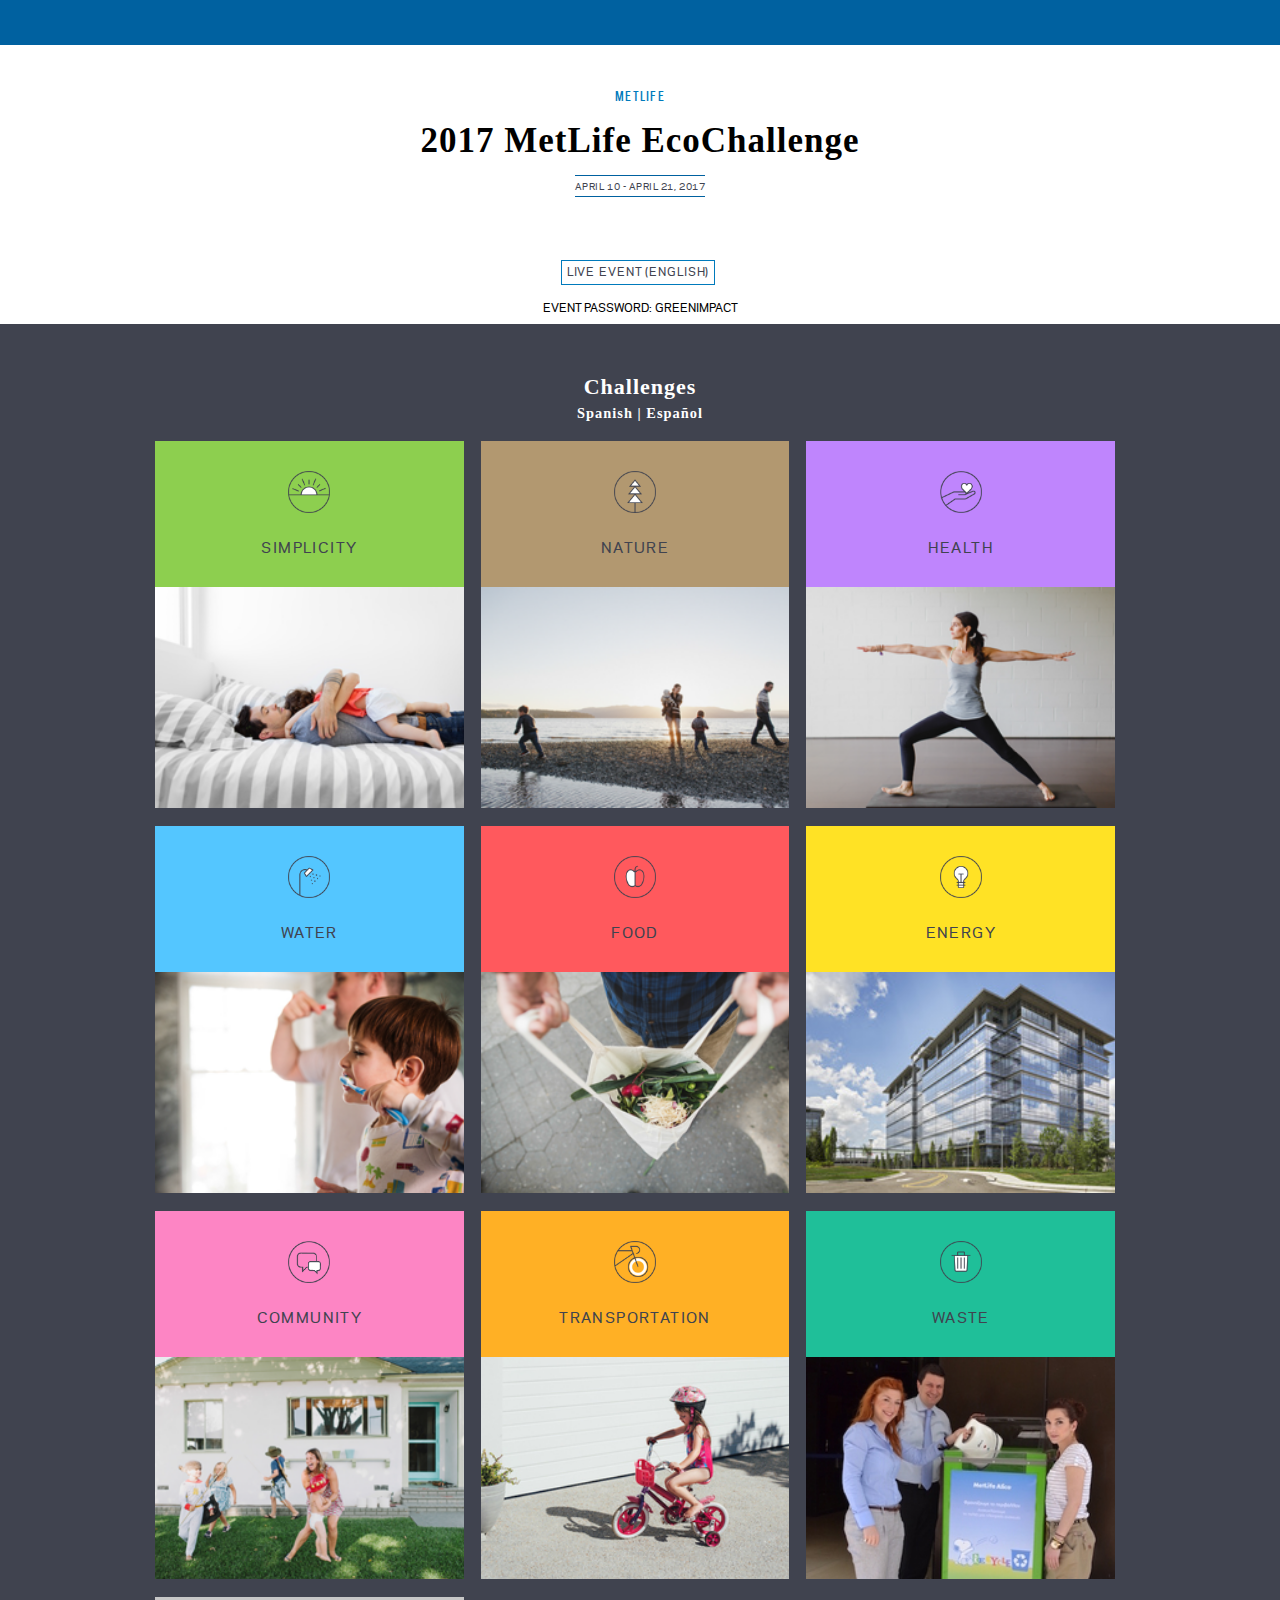
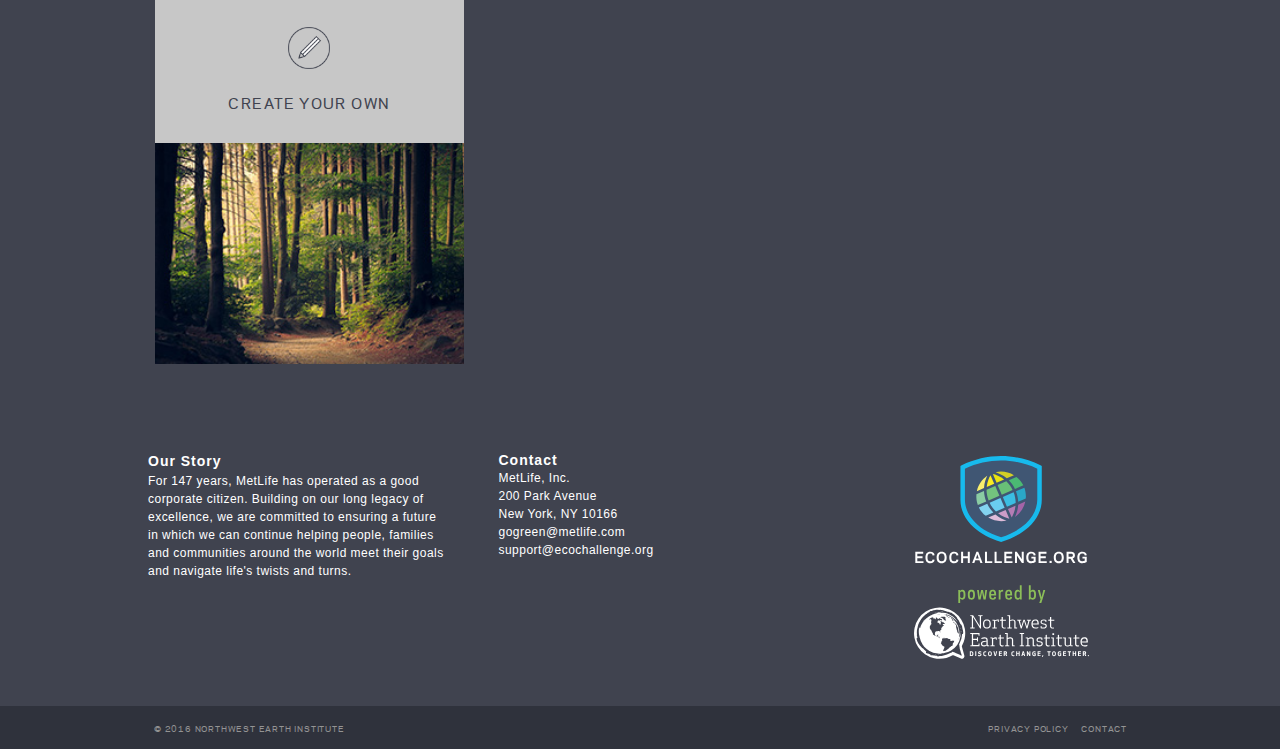
<file: index.html>
<!DOCTYPE html>
<!-- saved from url=(0033)https://metlife.ecochallenge.org/ -->
<html xmlns="http://www.w3.org/1999/xhtml" xmlns:og="http://ogp.me/ns#" xmlns:fb="https://www.facebook.com/2008/fbml">
	<head>
	  <meta http-equiv="Content-Type" content="text/html; charset=UTF-8">
		<title>2017 MetLife EcoChallenge - Challenges</title>
		<link rel="stylesheet" media="all" href="./assets/css/application-5cc373f3e802e7e0e462e8425ea378b8221cb4f92c5a6a8b7dd583d79beddf86.css" data-turbolinks-track="true">
	  
		<meta name="action-cable-url" content="/cable">
		<meta name="viewport" content="width=device-width, initial-scale=1.0">
	  <meta name="csrf-param" content="authenticity_token">
	  <meta name="csrf-token" content="FI9DBr0aJIWCV3pI3DGhuBhYty/ftXUZ6eJGC8iUbw4HRXstQD3vAtMXPwzHukJNaM343hztLkkxTHsGpzr0gQ==">

	  <!-- default meta -->
	  <meta property="og:title" content="Northwest Earth Institute&#39;s #EcoChallenge">
	  <meta property="og:type" content="website">
	  <meta property="og:description" content="EcoChallenge gives you the tools and inspiration to reduce your impact
	  on the planet and contribute to a healthy, vibrant, and sustainable future. Join us to prove that small actions
	  add up to real change!">

	  <link rel="apple-touch-icon" sizes="180x180" href="https://metlife.ecochallenge.org/apple-touch-icon.png">
	  <link rel="icon" type="image/png" href="https://metlife.ecochallenge.org/favicon-32x32.png" sizes="32x32">
	  <link rel="icon" type="image/png" href="https://metlife.ecochallenge.org/favicon-16x16.png" sizes="16x16">
	  <link rel="manifest" href="https://metlife.ecochallenge.org/manifest.json">
	  <link rel="mask-icon" href="https://metlife.ecochallenge.org/safari-pinned-tab.svg" color="#40434f">
	  <meta name="theme-color" content="#ffffff">

		<style type="text/css">
	    nav.user-nav  {
	      background-color: #0061A0;
	    }

	    a {
	      color: #007ABC;
	    }

	    .button-primary, .button-primary.dark:hover, .award-point-list a, .award-point-list a .points::after, .event-header .event-nav a.outlined:hover, .event-header .event-nav a.outlined:active, .hero .button:hover, .button-outlined:hover  {
	      background-color: #007ABC;
	    }

	    .event-header .event-nav a.outlined, .button-outlined {
	        border-color: #007ABC;
	    }

	    .event-check-ins .days li.action-complete, .legend li .action-complete.marker {
	      background-color: #0061A0;
	    }

	    .calendar .week a.action-complete {
	        color: #0061A0;
	        border-color: #0061A0;
	    }

	    .event-header .event-info .event-date-range {
	        border-top: 1px solid #0061A0;
	        border-bottom: 1px solid #0061A0;
	    }

	    h2, h3, h5, .participants-counter .title, .horizontal-section-title .title, .page-content .title {
	      color: #333333;
	    }

	    .participant-feed .dropdown-wrapper&gt;.feed-filter {
	       color: #0061A0;
	    }

	    .form-button-icon.facebook, .form-button-icon.google {
	        display: none;
	    }

	    .hero .sign, .event-header .event-info .title a, h2, h3, h5, .participants-counter .title, .horizontal-section-title .title, .page-content .title, .placeholder .title, .challenges-slider .slider-header .title, .section-title .title, .team-hero .title, .team-detail-points .title, .dashboard-sidebar .team-summary .team-header .title, .dashboard-sidebar .user-summary .user-header .name, .impact-grid .impact-card .units, .dashboard-sidebar .impact-summary .challenge-impact .count, .participants-counter .count .digit-box span {
	        font-family: Georgia, Times;
	        font-weight: bold;
	        text-transform: capitalize;
	        letter-spacing: 1px;
	    }

	    .global-footer .top .subheading {
	        font-family: Arial, Helvetica, sans-serif;
	        text-transform: capitalize;
	        letter-spacing: 1px;
	        font-size: 14px;
	        color: white;
	    }

	    .global-footer .top .social a, .global-footer .top .col, .global-footer .top .description {
	        font-family: Arial, Helvetica, sans-serif;
	        font-weight: normal;
	        font-size: 12px;
	    }

	    .hero .copy, .company-callout .callout-container .blurb, .placeholder p, .page-content, .participant-action-cards .card-container .description p, .awarded-points-list tr+tr td, .section-title .description, .participants-feed-full .copy {
	    font-family: Arial, Helvetica, sans-serif;
	    }

	    .placeholder p, .page-content, .section-title .description, .participants-feed-full .copy {
	    font-size: 13px;
	    }

	    .hero .container-hero {
	        max-width: 450px;
	    }

	    .event-header .event-info .title a {
	        color: #000000;
	    }

	    .hero .copy {
	    font-weight: bold;
	    }

	    .user-nav ul li a:hover {
	    color: white;
	    opacity: 0.8;
	    }
	  </style>
  </head>

	<body class="layout-event">
	  <header class="global-header">
	    <nav class="user-nav">
	    </nav>
	  </header>

		<div class="event-header">
	  	<div class="event-info">
	  		<div class="subtitle">
	  			<a href="https://metlife.ecochallenge.org">MetLife</a>
	  		</div>
	  		<div class="title">
	  			<a href="https://metlife.ecochallenge.org">2017 MetLife EcoChallenge</a>
	  		</div>
	      <div class="event-date-range" data-date-range="">
	        <span data-date-range-start="">April 10</span>
	        <span> - </span>
	        <span data-date-range-end="">April 21, 2017</span>
	      </div>
	  	</div>
	  	<nav class="event-nav">
	  		<ul>
	        <li>
	          <a class="outlined" href="https://metlife.ecochallenge.org">LIVE EVENT (ENGLISH)</a>
	        </li>
	  		</ul>
	  		<p style="display: block; text-transform: uppercase; font-size: .7em; margin-bottom: .75em; color: #000">event password: greenimpact</p>
	  	</nav>
	  </div>

		<section class="bg-neutral100 rel">
			<div class="container">
				<div class="section-title">
					<h1 class="title">Challenges</h1>
					<h2 class="title" style="font-size: 90%;">Spanish | Español</h2>
				</div>

				<div class="challenges-grid">
					<a href="challenges/simplicity.html" class="challenge-card spectrum09">
						<div class="hover-overlay"></div>
						<header class="card-header">
							<div class="icon">
      				<img src="./assets/images/challenge_icons/default-simplicity-2ab206358977adf8bd9ae146f052b36c1175d009535a7359d5531e840e44e11e.png" alt="Default simplicity">
							</div>
							<div class="title">
								Simplicity
							</div>
						</header>
						<div>
      			<figure style="background-image: url(./assets/images/challenge_cards/simplicity.png);">
							</figure>
						</div>
					</a>
					<a href="challenges/nature.html" class="challenge-card spectrum07">
						<div class="hover-overlay"></div>
						<header class="card-header">
							<div class="icon">
        				<img src="./assets/images/challenge_icons/default-nature-9694bacb3d7bd798dd2ed33abb759a4766d775c7b0a0b9939150b65cb3b70244.png" alt="Default nature">
							</div>
							<div class="title">
								Nature
							</div>
						</header>
						<div>
        			<figure style="background-image: url(./assets/images/challenge_cards/nature.png);">
							</figure>
						</div>
					</a>
					<a href="challenges/health.html" class="challenge-card spectrum10">
						<div class="hover-overlay"></div>
						<header class="card-header">
							<div class="icon">
        				<img src="./assets/images/challenge_icons/default-health-1c5af4b19d3af7fba68e24d937d4597ebf6ab1d740aca266c27fc9787f205502.png" alt="Default health">
							</div>
							<div class="title">
								Health
							</div>
						</header>
						<div>
        			<figure style="background-image: url(./assets/images/challenge_cards/health.png);">
							</figure>
						</div>
					</a>
					<a href="challenges/water.html" class="challenge-card spectrum03">
						<div class="hover-overlay"></div>
						<header class="card-header">
							<div class="icon">
								<img src="./assets/images/challenge_icons/default-water-ae4b700781ba11ad096f79bce5eec1777c071e85915ac5f05c8cb62cc641830a.png" alt="Default water" />
							</div>
							<div class="title">
								Water
							</div>
						</header>
						<div>
        			<figure style="background-image: url(./assets/images/challenge_cards/water.png);">
							</figure>
						</div>
					</a>
					<a href="challenges/food.html" class="challenge-card spectrum02">
						<div class="hover-overlay"></div>
						<header class="card-header">
							<div class="icon">
								<img src="./assets/images/challenge_icons/default-food-8293f7b6a74d8316947ccd554331e57b779cd145a4d7511fcc31869f144fd8a6.png" alt="Default food" />
							</div>
							<div class="title">
								Food
							</div>
						</header>
						<div>
        			<figure style="background-image: url(./assets/images/challenge_cards/food.png);">
							</figure>
						</div>
					</a>
					<a href="challenges/energy.html" class="challenge-card spectrum05">
						<div class="hover-overlay"></div>
						<header class="card-header">
							<div class="icon">
								<img src="./assets/images/challenge_icons/default-energy-efb24597ca95461005a3a0ba5092ae3aa699e05a498c159b3d5ee0669f20a98e.png" alt="Default energy" />
							</div>
							<div class="title">
								Energy
							</div>
						</header>
						<div>
        			<figure style="background-image: url(./assets/images/challenge_cards/energy.jpg);">
							</figure>
						</div>
					</a>
					<a href="challenges/community.html" class="challenge-card spectrum08">
						<div class="hover-overlay"></div>
						<header class="card-header">
							<div class="icon">
								<img src="./assets/images/challenge_icons/default-community-0612beb7471ca6ee4f993ff5ca6e96123431aa3afff3e3ef2a1d035ecc6c621d.png" alt="Default community" />
							</div>
							<div class="title">
								Community
							</div>
						</header>
						<div>
        			<figure style="background-image: url(./assets/images/challenge_cards/community.png);">
							</figure>
						</div>
					</a>
					<a href="challenges/transportation.html" class="challenge-card spectrum06">
						<div class="hover-overlay"></div>
						<header class="card-header">
							<div class="icon">
								<img src="./assets/images/challenge_icons/default-transportation-209613828ba3fc6d4e1d292b6586ab28a8db3da3724b90ecfeecfe1c3a97d388.png" alt="Default transportation" />
							</div>
							<div class="title">
								Transportation
							</div>
						</header>
						<div>
        			<figure style="background-image: url(./assets/images/challenge_cards/transportation.jpg);">
							</figure>
						</div>
					</a>
					<a href="challenges/waste.html" class="challenge-card spectrum04">
						<div class="hover-overlay"></div>
						<header class="card-header">
							<div class="icon">
								<img src="./assets/images/challenge_icons/default-waste-176439c06c82ee1240787b94560c878a6eb474a209500410e368edbd8f13a1c4.png" alt="Default waste" />
							</div>
							<div class="title">
								Waste
							</div>
						</header>
						<div>
        			<figure style="background-image: url(./assets/images/challenge_cards/waste.jpg);">
							</figure>
						</div>
					</a>
					<a href="challenges/cyo.html" class="challenge-card spectrum01">
						<header class="card-header">
							<div class="icon">
		            <img src="./assets/images/challenge_icons/default-cyo-242b28b4bbedf24a40cb9f0b4a62c58f6249b9a61fa75eddecab41533e42abfc.png" alt="Default cyo" />
							</div>
							<div class="title">
								Create Your Own
							</div>
						</header>
						<div>
        			<figure style="background-image: url(./assets/images/challenge_cards/cyo.jpg);">
							</figure>
						</div>
					</a>
				</div>
			</div>
		</section>

		<footer class="global-footer">
			<section class="bg-neutral100">
				<div class="top">
					<div class="left">
						<span class="description">
	            <div class="subheading">Our Story</div>
	            For 147 years, MetLife has operated as a good corporate citizen. Building on our long legacy of excellence, we are committed to  ensuring a future in which we can continue helping people, families and communities around the world meet their goals and navigate life&#39;s twists and turns.
						</span>
	          <span class="col">
	            <div class="subheading">Contact</div>
	            <div>
	               MetLife, Inc.<br>200 Park Avenue<br>New York, NY 10166<br>gogreen@metlife.com
	            </div>
	            <div class="support-link">
	              <a href="mailto:support@ecochallenge.org">support@ecochallenge.org</a>
	            </div>
	          </span>
					</div>
					<div class="right">
	          <div class="logo callout ecochallenge">
	            <a href="http://ecochallenge.org" target="_blank">
                <img src="./assets/images/logos/logo-wide-ac491350e6eb8143f5aa64a2675dfcce427fd760e49331b012e2dbd19f3d1c21.svg" alt="Logo wide">
	            </a>
	          </div>
	          <div class="logo callout nwei">
	            <a href="http://ecochallenge.org/our-story" target="_blank">
                <img src="./assets/images/logos/logo-nwei-12413fbb87ec230927906cc8c5f451d8d2ffea9813f95da5d4e6df0b9ddfa32f.svg" alt="Logo nwei">
	            </a>
	          </div>
					</div>
				</div>
			</section>
			<section class="bg-neutral120">
				<div class="bottom">
					<div class="right">
	          <a href="https://ecochallenge.org/wp-content/uploads/2016/07/NWEI-Privacy-Polic_07.01.16.pdf">privacy policy</a>
	          <a href="https://ecochallenge.org/contact/">contact</a>
					</div>
					<div class="left">
						<span class="colophon">&copy; 2016 Northwest Earth Institute</span>
					</div>
				</div>
			</section>
		</footer>

	</body>
</html>
</file>
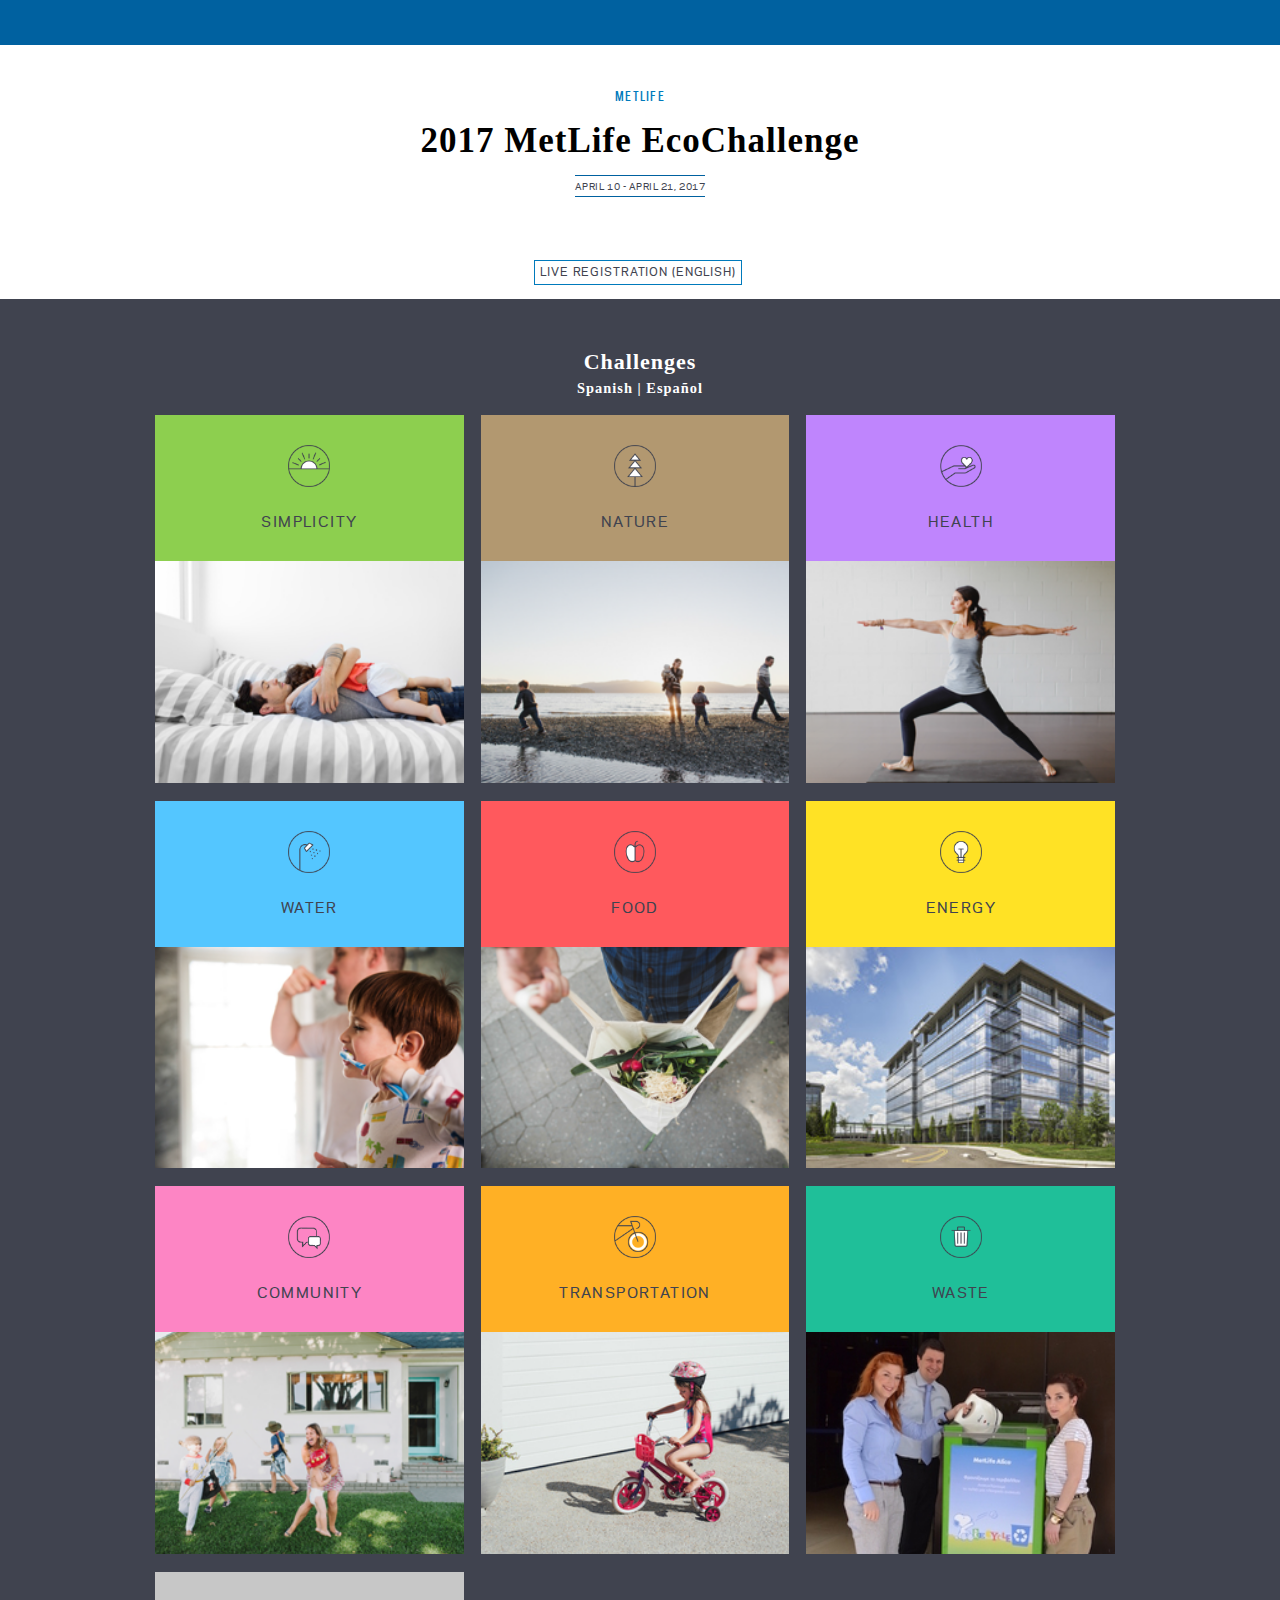
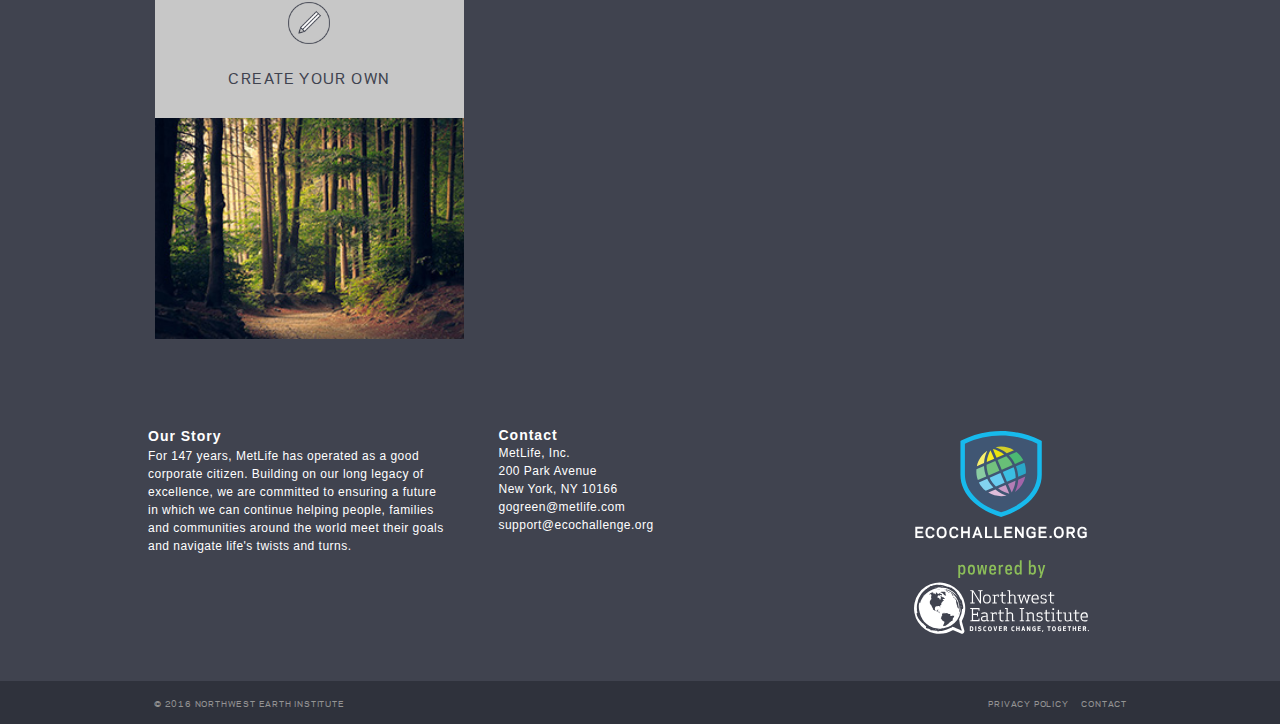
<file: challenges.html>
<!DOCTYPE html>
<!-- saved from url=(0033)https://metlife.ecochallenge.org/ -->
<html xmlns="http://www.w3.org/1999/xhtml" xmlns:og="http://ogp.me/ns#" xmlns:fb="https://www.facebook.com/2008/fbml">
	<head>
	  <meta http-equiv="Content-Type" content="text/html; charset=UTF-8">
		<title>2017 MetLife EcoChallenge - Challenges</title>
		<link rel="stylesheet" media="all" href="./assets/css/application-5cc373f3e802e7e0e462e8425ea378b8221cb4f92c5a6a8b7dd583d79beddf86.css" data-turbolinks-track="true">
	  
		<meta name="action-cable-url" content="/cable">
		<meta name="viewport" content="width=device-width, initial-scale=1.0">
	  <meta name="csrf-param" content="authenticity_token">
	  <meta name="csrf-token" content="FI9DBr0aJIWCV3pI3DGhuBhYty/ftXUZ6eJGC8iUbw4HRXstQD3vAtMXPwzHukJNaM343hztLkkxTHsGpzr0gQ==">

	  <!-- default meta -->
	  <meta property="og:title" content="Northwest Earth Institute&#39;s #EcoChallenge">
	  <meta property="og:type" content="website">
	  <meta property="og:description" content="EcoChallenge gives you the tools and inspiration to reduce your impact
	  on the planet and contribute to a healthy, vibrant, and sustainable future. Join us to prove that small actions
	  add up to real change!">

	  <link rel="apple-touch-icon" sizes="180x180" href="https://metlife.ecochallenge.org/apple-touch-icon.png">
	  <link rel="icon" type="image/png" href="https://metlife.ecochallenge.org/favicon-32x32.png" sizes="32x32">
	  <link rel="icon" type="image/png" href="https://metlife.ecochallenge.org/favicon-16x16.png" sizes="16x16">
	  <link rel="manifest" href="https://metlife.ecochallenge.org/manifest.json">
	  <link rel="mask-icon" href="https://metlife.ecochallenge.org/safari-pinned-tab.svg" color="#40434f">
	  <meta name="theme-color" content="#ffffff">

		<style type="text/css">
	    nav.user-nav  {
	      background-color: #0061A0;
	    }

	    a {
	      color: #007ABC;
	    }

	    .button-primary, .button-primary.dark:hover, .award-point-list a, .award-point-list a .points::after, .event-header .event-nav a.outlined:hover, .event-header .event-nav a.outlined:active, .hero .button:hover, .button-outlined:hover  {
	      background-color: #007ABC;
	    }

	    .event-header .event-nav a.outlined, .button-outlined {
	        border-color: #007ABC;
	    }

	    .event-check-ins .days li.action-complete, .legend li .action-complete.marker {
	      background-color: #0061A0;
	    }

	    .calendar .week a.action-complete {
	        color: #0061A0;
	        border-color: #0061A0;
	    }

	    .event-header .event-info .event-date-range {
	        border-top: 1px solid #0061A0;
	        border-bottom: 1px solid #0061A0;
	    }

	    h2, h3, h5, .participants-counter .title, .horizontal-section-title .title, .page-content .title {
	      color: #333333;
	    }

	    .participant-feed .dropdown-wrapper&gt;.feed-filter {
	       color: #0061A0;
	    }

	    .form-button-icon.facebook, .form-button-icon.google {
	        display: none;
	    }

	    .hero .sign, .event-header .event-info .title a, h2, h3, h5, .participants-counter .title, .horizontal-section-title .title, .page-content .title, .placeholder .title, .challenges-slider .slider-header .title, .section-title .title, .team-hero .title, .team-detail-points .title, .dashboard-sidebar .team-summary .team-header .title, .dashboard-sidebar .user-summary .user-header .name, .impact-grid .impact-card .units, .dashboard-sidebar .impact-summary .challenge-impact .count, .participants-counter .count .digit-box span {
	        font-family: Georgia, Times;
	        font-weight: bold;
	        text-transform: capitalize;
	        letter-spacing: 1px;
	    }

	    .global-footer .top .subheading {
	        font-family: Arial, Helvetica, sans-serif;
	        text-transform: capitalize;
	        letter-spacing: 1px;
	        font-size: 14px;
	        color: white;
	    }

	    .global-footer .top .social a, .global-footer .top .col, .global-footer .top .description {
	        font-family: Arial, Helvetica, sans-serif;
	        font-weight: normal;
	        font-size: 12px;
	    }

	    .hero .copy, .company-callout .callout-container .blurb, .placeholder p, .page-content, .participant-action-cards .card-container .description p, .awarded-points-list tr+tr td, .section-title .description, .participants-feed-full .copy {
	    font-family: Arial, Helvetica, sans-serif;
	    }

	    .placeholder p, .page-content, .section-title .description, .participants-feed-full .copy {
	    font-size: 13px;
	    }

	    .hero .container-hero {
	        max-width: 450px;
	    }

	    .event-header .event-info .title a {
	        color: #000000;
	    }

	    .hero .copy {
	    font-weight: bold;
	    }

	    .user-nav ul li a:hover {
	    color: white;
	    opacity: 0.8;
	    }
	  </style>
  </head>

	<body class="layout-event">
	  <header class="global-header">
	    <nav class="user-nav">
	    </nav>
	  </header>

		<div class="event-header">
	  	<div class="event-info">
	  		<div class="subtitle">
	  			<a href="/">MetLife</a>
	  		</div>
	  		<div class="title">
	  			<a href="/">2017 MetLife EcoChallenge</a>
	  		</div>
	      <div class="event-date-range" data-date-range="">
	        <span data-date-range-start="">April 10</span>
	        <span> - </span>
	        <span data-date-range-end="">April 21, 2017</span>
	      </div>
	  	</div>
	  	<nav class="event-nav">
	  		<ul>
	        <li>
	          <a class="outlined" href="https://metlife.ecochallenge.org/users/join">LIVE REGISTRATION (ENGLISH)</a>
	        </li>
	  		</ul>
	  	</nav>
	  </div>

		<section class="bg-neutral100 rel">
			<div class="container">
				<div class="section-title">
					<h1 class="title">Challenges</h1>
					<h2 class="title" style="font-size: 90%;">Spanish | Español</h2>
				</div>

				<div class="challenges-grid">
					<a href="challenges/simplicity.html" class="challenge-card spectrum09">
						<div class="hover-overlay"></div>
						<header class="card-header">
							<div class="icon">
      				<img src="./assets/images/challenge_icons/default-simplicity-2ab206358977adf8bd9ae146f052b36c1175d009535a7359d5531e840e44e11e.png" alt="Default simplicity">
							</div>
							<div class="title">
								Simplicity
							</div>
						</header>
						<div>
      			<figure style="background-image: url(./assets/images/challenge_cards/simplicity.png);">
							</figure>
						</div>
					</a>
					<a href="challenges/nature.html" class="challenge-card spectrum07">
						<div class="hover-overlay"></div>
						<header class="card-header">
							<div class="icon">
        				<img src="./assets/images/challenge_icons/default-nature-9694bacb3d7bd798dd2ed33abb759a4766d775c7b0a0b9939150b65cb3b70244.png" alt="Default nature">
							</div>
							<div class="title">
								Nature
							</div>
						</header>
						<div>
        			<figure style="background-image: url(./assets/images/challenge_cards/nature.png);">
							</figure>
						</div>
					</a>
					<a href="challenges/health.html" class="challenge-card spectrum10">
						<div class="hover-overlay"></div>
						<header class="card-header">
							<div class="icon">
        				<img src="./assets/images/challenge_icons/default-health-1c5af4b19d3af7fba68e24d937d4597ebf6ab1d740aca266c27fc9787f205502.png" alt="Default health">
							</div>
							<div class="title">
								Health
							</div>
						</header>
						<div>
        			<figure style="background-image: url(./assets/images/challenge_cards/health.png);">
							</figure>
						</div>
					</a>
					<a href="challenges/water.html" class="challenge-card spectrum03">
						<div class="hover-overlay"></div>
						<header class="card-header">
							<div class="icon">
								<img src="./assets/images/challenge_icons/default-water-ae4b700781ba11ad096f79bce5eec1777c071e85915ac5f05c8cb62cc641830a.png" alt="Default water" />
							</div>
							<div class="title">
								Water
							</div>
						</header>
						<div>
        			<figure style="background-image: url(./assets/images/challenge_cards/water.png);">
							</figure>
						</div>
					</a>
					<a href="challenges/food.html" class="challenge-card spectrum02">
						<div class="hover-overlay"></div>
						<header class="card-header">
							<div class="icon">
								<img src="./assets/images/challenge_icons/default-food-8293f7b6a74d8316947ccd554331e57b779cd145a4d7511fcc31869f144fd8a6.png" alt="Default food" />
							</div>
							<div class="title">
								Food
							</div>
						</header>
						<div>
        			<figure style="background-image: url(./assets/images/challenge_cards/food.png);">
							</figure>
						</div>
					</a>
					<a href="challenges/energy.html" class="challenge-card spectrum05">
						<div class="hover-overlay"></div>
						<header class="card-header">
							<div class="icon">
								<img src="./assets/images/challenge_icons/default-energy-efb24597ca95461005a3a0ba5092ae3aa699e05a498c159b3d5ee0669f20a98e.png" alt="Default energy" />
							</div>
							<div class="title">
								Energy
							</div>
						</header>
						<div>
        			<figure style="background-image: url(./assets/images/challenge_cards/energy.jpg);">
							</figure>
						</div>
					</a>
					<a href="challenges/community.html" class="challenge-card spectrum08">
						<div class="hover-overlay"></div>
						<header class="card-header">
							<div class="icon">
								<img src="./assets/images/challenge_icons/default-community-0612beb7471ca6ee4f993ff5ca6e96123431aa3afff3e3ef2a1d035ecc6c621d.png" alt="Default community" />
							</div>
							<div class="title">
								Community
							</div>
						</header>
						<div>
        			<figure style="background-image: url(./assets/images/challenge_cards/community.png);">
							</figure>
						</div>
					</a>
					<a href="challenges/transportation.html" class="challenge-card spectrum06">
						<div class="hover-overlay"></div>
						<header class="card-header">
							<div class="icon">
								<img src="./assets/images/challenge_icons/default-transportation-209613828ba3fc6d4e1d292b6586ab28a8db3da3724b90ecfeecfe1c3a97d388.png" alt="Default transportation" />
							</div>
							<div class="title">
								Transportation
							</div>
						</header>
						<div>
        			<figure style="background-image: url(./assets/images/challenge_cards/transportation.jpg);">
							</figure>
						</div>
					</a>
					<a href="challenges/waste.html" class="challenge-card spectrum04">
						<div class="hover-overlay"></div>
						<header class="card-header">
							<div class="icon">
								<img src="./assets/images/challenge_icons/default-waste-176439c06c82ee1240787b94560c878a6eb474a209500410e368edbd8f13a1c4.png" alt="Default waste" />
							</div>
							<div class="title">
								Waste
							</div>
						</header>
						<div>
        			<figure style="background-image: url(./assets/images/challenge_cards/waste.jpg);">
							</figure>
						</div>
					</a>
					<a href="challenges/cyo.html" class="challenge-card spectrum01">
						<header class="card-header">
							<div class="icon">
		            <img src="./assets/images/challenge_icons/default-cyo-242b28b4bbedf24a40cb9f0b4a62c58f6249b9a61fa75eddecab41533e42abfc.png" alt="Default cyo" />
							</div>
							<div class="title">
								Create Your Own
							</div>
						</header>
						<div>
        			<figure style="background-image: url(./assets/images/challenge_cards/cyo.jpg);">
							</figure>
						</div>
					</a>
				</div>
			</div>
		</section>

		<footer class="global-footer">
			<section class="bg-neutral100">
				<div class="top">
					<div class="left">
						<span class="description">
	            <div class="subheading">Our Story</div>
	            For 147 years, MetLife has operated as a good corporate citizen. Building on our long legacy of excellence, we are committed to  ensuring a future in which we can continue helping people, families and communities around the world meet their goals and navigate life&#39;s twists and turns.
						</span>
	          <span class="col">
	            <div class="subheading">Contact</div>
	            <div>
	               MetLife, Inc.<br>200 Park Avenue<br>New York, NY 10166<br>gogreen@metlife.com
	            </div>
	            <div class="support-link">
	              <a href="mailto:support@ecochallenge.org">support@ecochallenge.org</a>
	            </div>
	          </span>
					</div>
					<div class="right">
	          <div class="logo callout ecochallenge">
	            <a href="http://ecochallenge.org" target="_blank">
                <img src="./assets/images/logos/logo-wide-ac491350e6eb8143f5aa64a2675dfcce427fd760e49331b012e2dbd19f3d1c21.svg" alt="Logo wide">
	            </a>
	          </div>
	          <div class="logo callout nwei">
	            <a href="http://ecochallenge.org/our-story" target="_blank">
                <img src="./assets/images/logos/logo-nwei-12413fbb87ec230927906cc8c5f451d8d2ffea9813f95da5d4e6df0b9ddfa32f.svg" alt="Logo nwei">
	            </a>
	          </div>
					</div>
				</div>
			</section>
			<section class="bg-neutral120">
				<div class="bottom">
					<div class="right">
	          <a href="https://ecochallenge.org/wp-content/uploads/2016/07/NWEI-Privacy-Polic_07.01.16.pdf">privacy policy</a>
	          <a href="https://ecochallenge.org/contact/">contact</a>
					</div>
					<div class="left">
						<span class="colophon">&copy; 2016 Northwest Earth Institute</span>
					</div>
				</div>
			</section>
		</footer>

	</body>
</html>
</file>
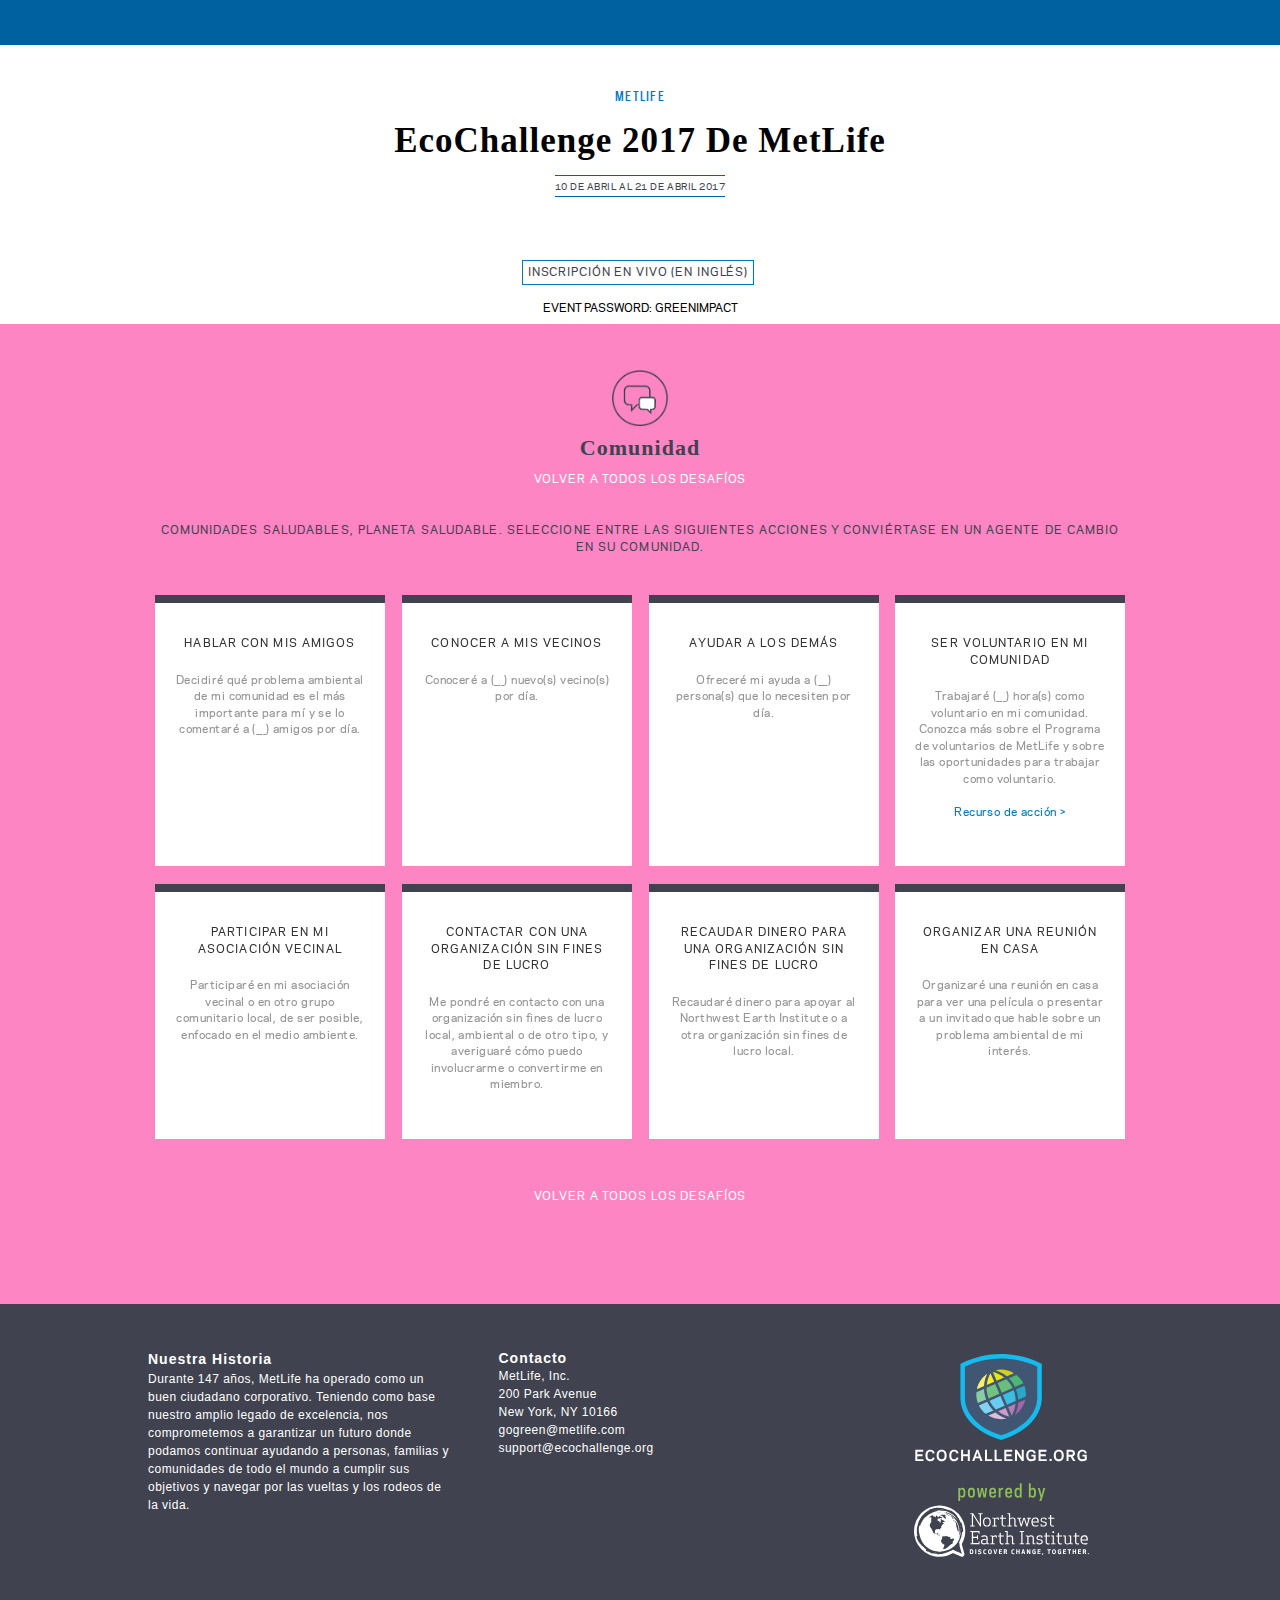
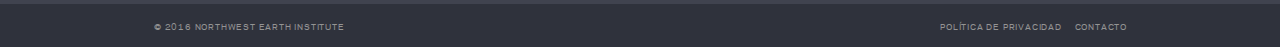
<file: challenges/community.html>
﻿<!DOCTYPE html>
<!-- saved from url=(0033)https://metlife.ecochallenge.org/ -->
<html xmlns="http://www.w3.org/1999/xhtml" xmlns:og="http://ogp.me/ns#" xmlns:fb="https://www.facebook.com/2008/fbml">
  <head>
    <meta http-equiv="Content-Type" content="text/html; charset=utf-8">
  	<title>EcoChallenge 2017 de MetLife. Comunidad</title>
  	<link rel="stylesheet" media="all" href="../assets/css/application-5cc373f3e802e7e0e462e8425ea378b8221cb4f92c5a6a8b7dd583d79beddf86.css" data-turbolinks-track="true">
    
  	<meta name="action-cable-url" content="/cable">
  	<meta name="viewport" content="width=device-width, initial-scale=1.0">
    <meta name="csrf-param" content="authenticity_token">
    <meta name="csrf-token" content="FI9DBr0aJIWCV3pI3DGhuBhYty/ftXUZ6eJGC8iUbw4HRXstQD3vAtMXPwzHukJNaM343hztLkkxTHsGpzr0gQ==">

    <!-- default meta -->
    <meta property="og:title" content="Northwest Earth Institute&#39;s #EcoChallenge">
    <meta property="og:type" content="website">
    <meta property="og:description" content="EcoChallenge gives you the tools and inspiration to reduce your impact
    on the planet and contribute to a healthy, vibrant, and sustainable future. Join us to prove that small actions
    add up to real change!">

    <link rel="apple-touch-icon" sizes="180x180" href="https://metlife.ecochallenge.org/apple-touch-icon.png">
    <link rel="icon" type="image/png" href="https://metlife.ecochallenge.org/favicon-32x32.png" sizes="32x32">
    <link rel="icon" type="image/png" href="https://metlife.ecochallenge.org/favicon-16x16.png" sizes="16x16">
    <link rel="manifest" href="https://metlife.ecochallenge.org/manifest.json">
    <link rel="mask-icon" href="https://metlife.ecochallenge.org/safari-pinned-tab.svg" color="#40434f">
    <meta name="theme-color" content="#ffffff">

  	<style type="text/css">
      nav.user-nav  {
        background-color: #0061A0;
      }

      a {
        color: #007ABC;
      }

      .button-primary, .button-primary.dark:hover, .award-point-list a, .award-point-list a .points::after, .event-header .event-nav a.outlined:hover, .event-header .event-nav a.outlined:active, .hero .button:hover, .button-outlined:hover  {
        background-color: #007ABC;
      }

      .event-header .event-nav a.outlined, .button-outlined {
          border-color: #007ABC;
      }

      .event-check-ins .days li.action-complete, .legend li .action-complete.marker {
        background-color: #0061A0;
      }

      .calendar .week a.action-complete {
          color: #0061A0;
          border-color: #0061A0;
      }

      .event-header .event-info .event-date-range {
          border-top: 1px solid #0061A0;
          border-bottom: 1px solid #0061A0;
      }

      h2, h3, h5, .participants-counter .title, .horizontal-section-title .title, .page-content .title {
        color: #333333;
      }

      .participant-feed .dropdown-wrapper&gt;.feed-filter {
         color: #0061A0;
      }

      .form-button-icon.facebook, .form-button-icon.google {
          display: none;
      }

      .hero .sign, .event-header .event-info .title a, h2, h3, h5, .participants-counter .title, .horizontal-section-title .title, .page-content .title, .placeholder .title, .challenges-slider .slider-header .title, .section-title .title, .team-hero .title, .team-detail-points .title, .dashboard-sidebar .team-summary .team-header .title, .dashboard-sidebar .user-summary .user-header .name, .impact-grid .impact-card .units, .dashboard-sidebar .impact-summary .challenge-impact .count, .participants-counter .count .digit-box span {
          font-family: Georgia, Times;
          font-weight: bold;
          text-transform: capitalize;
          letter-spacing: 1px;
      }

      .global-footer .top .subheading {
          font-family: Arial, Helvetica, sans-serif;
          text-transform: capitalize;
          letter-spacing: 1px;
          font-size: 14px;
          color: white;
      }

      .global-footer .top .social a, .global-footer .top .col, .global-footer .top .description {
          font-family: Arial, Helvetica, sans-serif;
          font-weight: normal;
          font-size: 12px;
      }

      .hero .copy, .company-callout .callout-container .blurb, .placeholder p, .page-content, .participant-action-cards .card-container .description p, .awarded-points-list tr+tr td, .section-title .description, .participants-feed-full .copy {
      font-family: Arial, Helvetica, sans-serif;
      }

      .placeholder p, .page-content, .section-title .description, .participants-feed-full .copy {
      font-size: 13px;
      }

      .hero .container-hero {
          max-width: 450px;
      }

      .event-header .event-info .title a {
          color: #000000;
      }

      .hero .copy {
      font-weight: bold;
      }

      .user-nav ul li a:hover {
      color: white;
      opacity: 0.8;
      }
    </style>
  </head>

	<body class="layout-event">
	  <header class="global-header">
	    <nav class="user-nav">
	    </nav>
	  </header>

		<div class="event-header">
	  	<div class="event-info">
	  		<div class="subtitle">
	  			<a href="https://metlife.ecochallenge.org">MetLife</a>
	  		</div>
	  		<div class="title">
	  			<a href="https://metlife.ecochallenge.org">EcoChallenge 2017 de MetLife</a>
	  		</div>
	      <div class="event-date-range" data-date-range="">
	        <span data-date-range-start="">10 de abril</span> <span> al </span> <span data-date-range-end="">21 de abril 2017</span>
	      </div>
	  	</div>
	  	<nav class="event-nav">
	  		<ul>
	        <li>
	          <a class="outlined" href="https://metlife.ecochallenge.org/users/join">INSCRIPCIÓN EN VIVO (EN INGLÉS)</a>
	        </li>
	  		</ul>
	  		<p style="display: block; text-transform: uppercase; font-size: .7em; margin-bottom: .75em; color: #000">event password: greenimpact</p>
	  	</nav>
	  </div>
	
		<section class="bg-spectrum spectrum08">
			<div class="container">
				<header class="section-title">
					<div class="icon">
						<img src="../assets/images/challenge_icons/default-community-0612beb7471ca6ee4f993ff5ca6e96123431aa3afff3e3ef2a1d035ecc6c621d.png" alt="Predeterminado: comunidad" />
					</div>
					<h1 class="title">
						Comunidad
					</h1>
					<a class="subtitle medium" href="../index.html">Volver a todos los desafíos</a>
					<p class="description uppercase">
						Comunidades saludables, planeta saludable. Seleccione entre las siguientes acciones y conviértase en un agente de cambio en su comunidad.
					</p>
				</header>
					
				<nav class="challenge-actions-list">
					<ul>
						<li>
							<div class="init">
								<div class="body">
									<h3 class="title">
										Hablar con mis amigos
									</h3>
									<p>
										Decidiré qué problema ambiental de mi comunidad es el más importante para mí y se lo comentaré a (___) amigos por día.
									</p>
								</div>
							</div>
						</li>
						<li>
							<div class="init">
								<div class="body">
									<h3 class="title">
										Conocer a mis vecinos
									</h3>
									<p>
										Conoceré a (___) nuevo(s) vecino(s) por día.
									</p>
								</div>
							</div>
						</li>
						<li>
							<div class="init">
								<div class="body">
									<h3 class="title">
										Ayudar a los demás
									</h3>
									<p>
										Ofreceré mi ayuda a (___) persona(s) que lo necesiten por día.
									</p>
								</div>
							</div>
						</li>
						<li>
							<div class="init">
								<div class="body">
									<h3 class="title">
										Ser voluntario en mi comunidad
									</h3>
									<p>
										Trabajaré (___) hora(s) como voluntario en mi comunidad. Conozca más sobre el Programa de voluntarios de MetLife y sobre las oportunidades para trabajar como voluntario. <br /><br /><a href="https://us.mymetlife.com/en-us/ourcompany/Inside%%2020MetLife/MetLife%%2020Foundation/MetLife%%2020Volunteer%%2020Program/Pages/b079edf2ebeb6210VgnVCM1000000ae818acRCRD.aspx?WT.mc_id=nextgen_mega_employee_volunteer_prgrm" target="_blank">Recurso de acción &gt;</a>
									</p>
								</div>
							</div>
						</li>
						<li>
							<div class="init">
								<div class="body">
									<h3 class="title">
										Participar en mi asociación vecinal
									</h3>
									<p>
										Participaré en mi asociación vecinal o en otro grupo comunitario local, de ser posible, enfocado en el medio ambiente.
									</p>
								</div>
							</div>
						</li>
						<li>
							<div class="init">
								<div class="body">
									<h3 class="title">
										Contactar con una organización sin fines de lucro
									</h3>
									<p>
										Me pondré en contacto con una organización sin fines de lucro local, ambiental o de otro tipo, y averiguaré cómo puedo involucrarme o convertirme en miembro.
									</p>
								</div>
							</div>
						</li>
						<li>
							<div class="init">
								<div class="body">
									<h3 class="title">
										Recaudar dinero para una organización sin fines de lucro
									</h3>
									<p>
										Recaudaré dinero para apoyar al Northwest Earth Institute o a otra organización sin fines de lucro local.
									</p>
								</div>
							</div>
						</li>
						<li>
							<div class="init">
								<div class="body">
									<h3 class="title">
										Organizar una reunión en casa
									</h3>
									<p>
										Organizaré una reunión en casa para ver una película o presentar a un invitado que hable sobre un problema ambiental de mi interés.
									</p>
								</div>
							</div>
						</li>
					</ul>
				</nav>
				<p class="align-center">
					<a class="back-link" href="../index.html">Volver a todos los desafíos</a>
				</p>
			</div>
		</section>

  	<footer class="global-footer">
    	<section class="bg-neutral100">
    		<div class="top">
    			<div class="left">
    				<span class="description">
              <div class="subheading">Nuestra historia</div>
              Durante 147 años, MetLife ha operado como un buen ciudadano corporativo. Teniendo como base nuestro amplio legado de excelencia, nos comprometemos a garantizar un futuro donde podamos continuar ayudando a personas, familias y comunidades de todo el mundo a cumplir sus objetivos y navegar por las vueltas y los rodeos de la vida. </span> <span class="col">
              <div class="subheading">Contacto</div>
              <div>
                MetLife, Inc.<br />200 Park Avenue<br />New York, NY 10166<br />gogreen@metlife.com
              </div>
              <div class="support-link">
                <a href="mailto:support@ecochallenge.org">support@ecochallenge.org</a>
              </div>
            </span>
  			  </div>
    			<div class="right">
            <div class="logo callout ecochallenge">
              <a href="http://ecochallenge.org/" target="_blank"> <img src="../assets/images/logos/logo-wide-ac491350e6eb8143f5aa64a2675dfcce427fd760e49331b012e2dbd19f3d1c21.svg" alt="Logotipo ancho" /> </a>
            </div>
            <div class="logo callout nwei">
              <a href="http://ecochallenge.org/our-story" target="_blank"> <img src="../assets/images/logos/logo-nwei-12413fbb87ec230927906cc8c5f451d8d2ffea9813f95da5d4e6df0b9ddfa32f.svg" alt="Logotipo NWEI" /> </a>
            </div>
    			</div>
    		</div>
    	</section>
    	<section class="bg-neutral120">
    		<div class="bottom">
    			<div class="right">
            <a href="https://ecochallenge.org/wp-content/uploads/2016/07/NWEI-Privacy-Polic_07.01.16.pdf">política de privacidad</a> <a href="https://ecochallenge.org/contact/">contacto</a>
    			</div>
    			<div class="left">
    				<span class="colophon">© 2016 Northwest Earth Institute</span>
    			</div>
    		</div>
    	</section>
    </footer>
  </body>
</html>
</file>
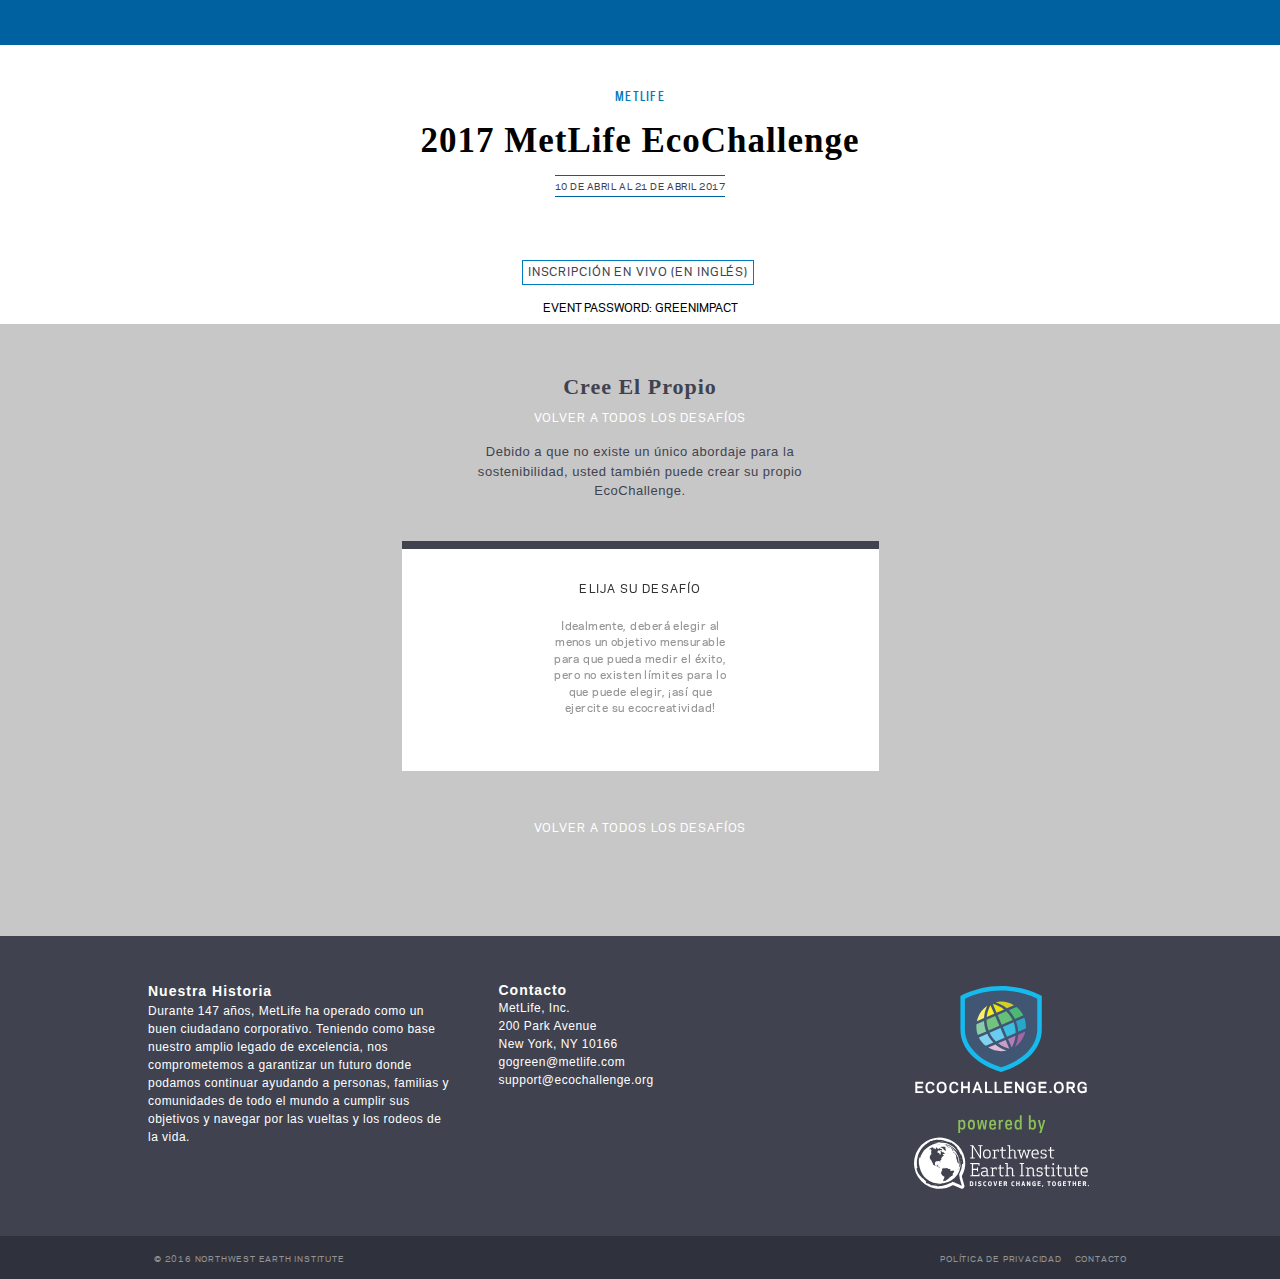
<file: challenges/cyo.html>
﻿<!DOCTYPE html>
<!-- saved from url=(0033)https://metlife.ecochallenge.org/ -->
<html xmlns="http://www.w3.org/1999/xhtml" xmlns:og="http://ogp.me/ns#" xmlns:fb="https://www.facebook.com/2008/fbml">
  <head>
    <meta http-equiv="Content-Type" content="text/html; charset=utf-8">
    <title>2017 MetLife EcoChallenge. Cree el propio</title>
    <link rel="stylesheet" media="all" href="../assets/css/application-5cc373f3e802e7e0e462e8425ea378b8221cb4f92c5a6a8b7dd583d79beddf86.css" data-turbolinks-track="true">
    
    <meta name="action-cable-url" content="/cable">
    <meta name="viewport" content="width=device-width, initial-scale=1.0">
    <meta name="csrf-param" content="authenticity_token">
    <meta name="csrf-token" content="FI9DBr0aJIWCV3pI3DGhuBhYty/ftXUZ6eJGC8iUbw4HRXstQD3vAtMXPwzHukJNaM343hztLkkxTHsGpzr0gQ==">

    <!-- default meta -->
    <meta property="og:title" content="Northwest Earth Institute&#39;s #EcoChallenge">
    <meta property="og:type" content="website">
    <meta property="og:description" content="EcoChallenge gives you the tools and inspiration to reduce your impact
    on the planet and contribute to a healthy, vibrant, and sustainable future. Join us to prove that small actions
    add up to real change!">

    <link rel="apple-touch-icon" sizes="180x180" href="https://metlife.ecochallenge.org/apple-touch-icon.png">
    <link rel="icon" type="image/png" href="https://metlife.ecochallenge.org/favicon-32x32.png" sizes="32x32">
    <link rel="icon" type="image/png" href="https://metlife.ecochallenge.org/favicon-16x16.png" sizes="16x16">
    <link rel="manifest" href="https://metlife.ecochallenge.org/manifest.json">
    <link rel="mask-icon" href="https://metlife.ecochallenge.org/safari-pinned-tab.svg" color="#40434f">
    <meta name="theme-color" content="#ffffff">

    <style type="text/css">
      nav.user-nav  {
        background-color: #0061A0;
      }

      a {
        color: #007ABC;
      }

      .button-primary, .button-primary.dark:hover, .award-point-list a, .award-point-list a .points::after, .event-header .event-nav a.outlined:hover, .event-header .event-nav a.outlined:active, .hero .button:hover, .button-outlined:hover  {
        background-color: #007ABC;
      }

      .event-header .event-nav a.outlined, .button-outlined {
          border-color: #007ABC;
      }

      .event-check-ins .days li.action-complete, .legend li .action-complete.marker {
        background-color: #0061A0;
      }

      .calendar .week a.action-complete {
          color: #0061A0;
          border-color: #0061A0;
      }

      .event-header .event-info .event-date-range {
          border-top: 1px solid #0061A0;
          border-bottom: 1px solid #0061A0;
      }

      h2, h3, h5, .participants-counter .title, .horizontal-section-title .title, .page-content .title {
        color: #333333;
      }

      .participant-feed .dropdown-wrapper&gt;.feed-filter {
         color: #0061A0;
      }

      .form-button-icon.facebook, .form-button-icon.google {
          display: none;
      }

      .hero .sign, .event-header .event-info .title a, h2, h3, h5, .participants-counter .title, .horizontal-section-title .title, .page-content .title, .placeholder .title, .challenges-slider .slider-header .title, .section-title .title, .team-hero .title, .team-detail-points .title, .dashboard-sidebar .team-summary .team-header .title, .dashboard-sidebar .user-summary .user-header .name, .impact-grid .impact-card .units, .dashboard-sidebar .impact-summary .challenge-impact .count, .participants-counter .count .digit-box span {
          font-family: Georgia, Times;
          font-weight: bold;
          text-transform: capitalize;
          letter-spacing: 1px;
      }

      .global-footer .top .subheading {
          font-family: Arial, Helvetica, sans-serif;
          text-transform: capitalize;
          letter-spacing: 1px;
          font-size: 14px;
          color: white;
      }

      .global-footer .top .social a, .global-footer .top .col, .global-footer .top .description {
          font-family: Arial, Helvetica, sans-serif;
          font-weight: normal;
          font-size: 12px;
      }

      .hero .copy, .company-callout .callout-container .blurb, .placeholder p, .page-content, .participant-action-cards .card-container .description p, .awarded-points-list tr+tr td, .section-title .description, .participants-feed-full .copy {
      font-family: Arial, Helvetica, sans-serif;
      }

      .placeholder p, .page-content, .section-title .description, .participants-feed-full .copy {
      font-size: 13px;
      }

      .hero .container-hero {
          max-width: 450px;
      }

      .event-header .event-info .title a {
          color: #000000;
      }

      .hero .copy {
      font-weight: bold;
      }

      .user-nav ul li a:hover {
      color: white;
      opacity: 0.8;
      }
    </style>
  </head>

    <body class="layout-event">
      <header class="global-header">
        <nav class="user-nav">
        </nav>
      </header>

        <div class="event-header">
        <div class="event-info">
            <div class="subtitle">
                <a href="https://metlife.ecochallenge.org">MetLife</a>
            </div>
            <div class="title">
                <a href="https://metlife.ecochallenge.org">2017 MetLife EcoChallenge</a>
            </div>
          <div class="event-date-range" data-date-range="">
            <span data-date-range-start="">10 de abril</span> <span> al </span> <span data-date-range-end="">21 de abril 2017</span>
          </div>
        </div>
        <nav class="event-nav">
            <ul>
            <li>
              <a class="outlined" href="https://metlife.ecochallenge.org/users/join">INSCRIPCIÓN EN VIVO (EN INGLÉS)</a>
            </li>
            </ul>
            <p style="display: block; text-transform: uppercase; font-size: .7em; margin-bottom: .75em; color: #000">event password: greenimpact</p>
        </nav>
      </div>
    
    <section class="bg-spectrum spectrum01">
      <div class="container-narrow">
        <header class="section-title">
            <h1 class="title">
                Cree el propio
            </h1>
            <a class="subtitle medium" href="../index.html">Volver a todos los desafíos</a>
            <p class="description">
                Debido a que no existe un único abordaje para la sostenibilidad, usted también puede crear su propio EcoChallenge.
            </p>
        </header>
      </div>
      <div class="container">
      <nav class="challenge-actions-list">
        <div class="overlay"></div>
          <ul>
            <li class="cyo">
				      <div class="init">
					      <div class="body">
					        <h3 class="title">Elija su desafío</h3>
      						<p>
      							Idealmente, deberá elegir al menos un objetivo mensurable para que pueda medir el éxito, pero no existen límites para lo que puede elegir, ¡así que ejercite su ecocreatividad!
      						</p>
      					</div>
      				</div>
            </li>
          </ul>
        </nav>
        <p class="align-center">
          <a class="back-link" href="../index.html">Volver a todos los desafíos</a>
        </p>
      </div>
    </section>

    <footer class="global-footer">
      <section class="bg-neutral100">
        <div class="top">
          <div class="left">
            <span class="description">
              <div class="subheading">Nuestra historia</div>
              Durante 147 años, MetLife ha operado como un buen ciudadano corporativo. Teniendo como base nuestro amplio legado de excelencia, nos comprometemos a garantizar un futuro donde podamos continuar ayudando a personas, familias y comunidades de todo el mundo a cumplir sus objetivos y navegar por las vueltas y los rodeos de la vida. </span> <span class="col">
              <div class="subheading">Contacto</div>
              <div>
                MetLife, Inc.<br />200 Park Avenue<br />New York, NY 10166<br />gogreen@metlife.com
              </div>
              <div class="support-link">
                <a href="mailto:support@ecochallenge.org">support@ecochallenge.org</a>
              </div>
            </span>
          </div>
          <div class="right">
            <div class="logo callout ecochallenge">
              <a href="http://ecochallenge.org/" target="_blank"> <img src="../assets/images/logos/logo-wide-ac491350e6eb8143f5aa64a2675dfcce427fd760e49331b012e2dbd19f3d1c21.svg" alt="Logotipo ancho" /> </a>
            </div>
            <div class="logo callout nwei">
              <a href="http://ecochallenge.org/our-story" target="_blank"> <img src="../assets/images/logos/logo-nwei-12413fbb87ec230927906cc8c5f451d8d2ffea9813f95da5d4e6df0b9ddfa32f.svg" alt="Logotipo NWEI" /> </a>
            </div>
          </div>
        </div>
      </section>
      <section class="bg-neutral120">
        <div class="bottom">
          <div class="right">
            <a href="https://ecochallenge.org/wp-content/uploads/2016/07/NWEI-Privacy-Polic_07.01.16.pdf">política de privacidad</a> <a href="https://ecochallenge.org/contact/">contacto</a>
          </div>
          <div class="left">
            <span class="colophon">© 2016 Northwest Earth Institute</span>
          </div>
        </div>
      </section>
    </footer>
  </body>
</html>
</file>
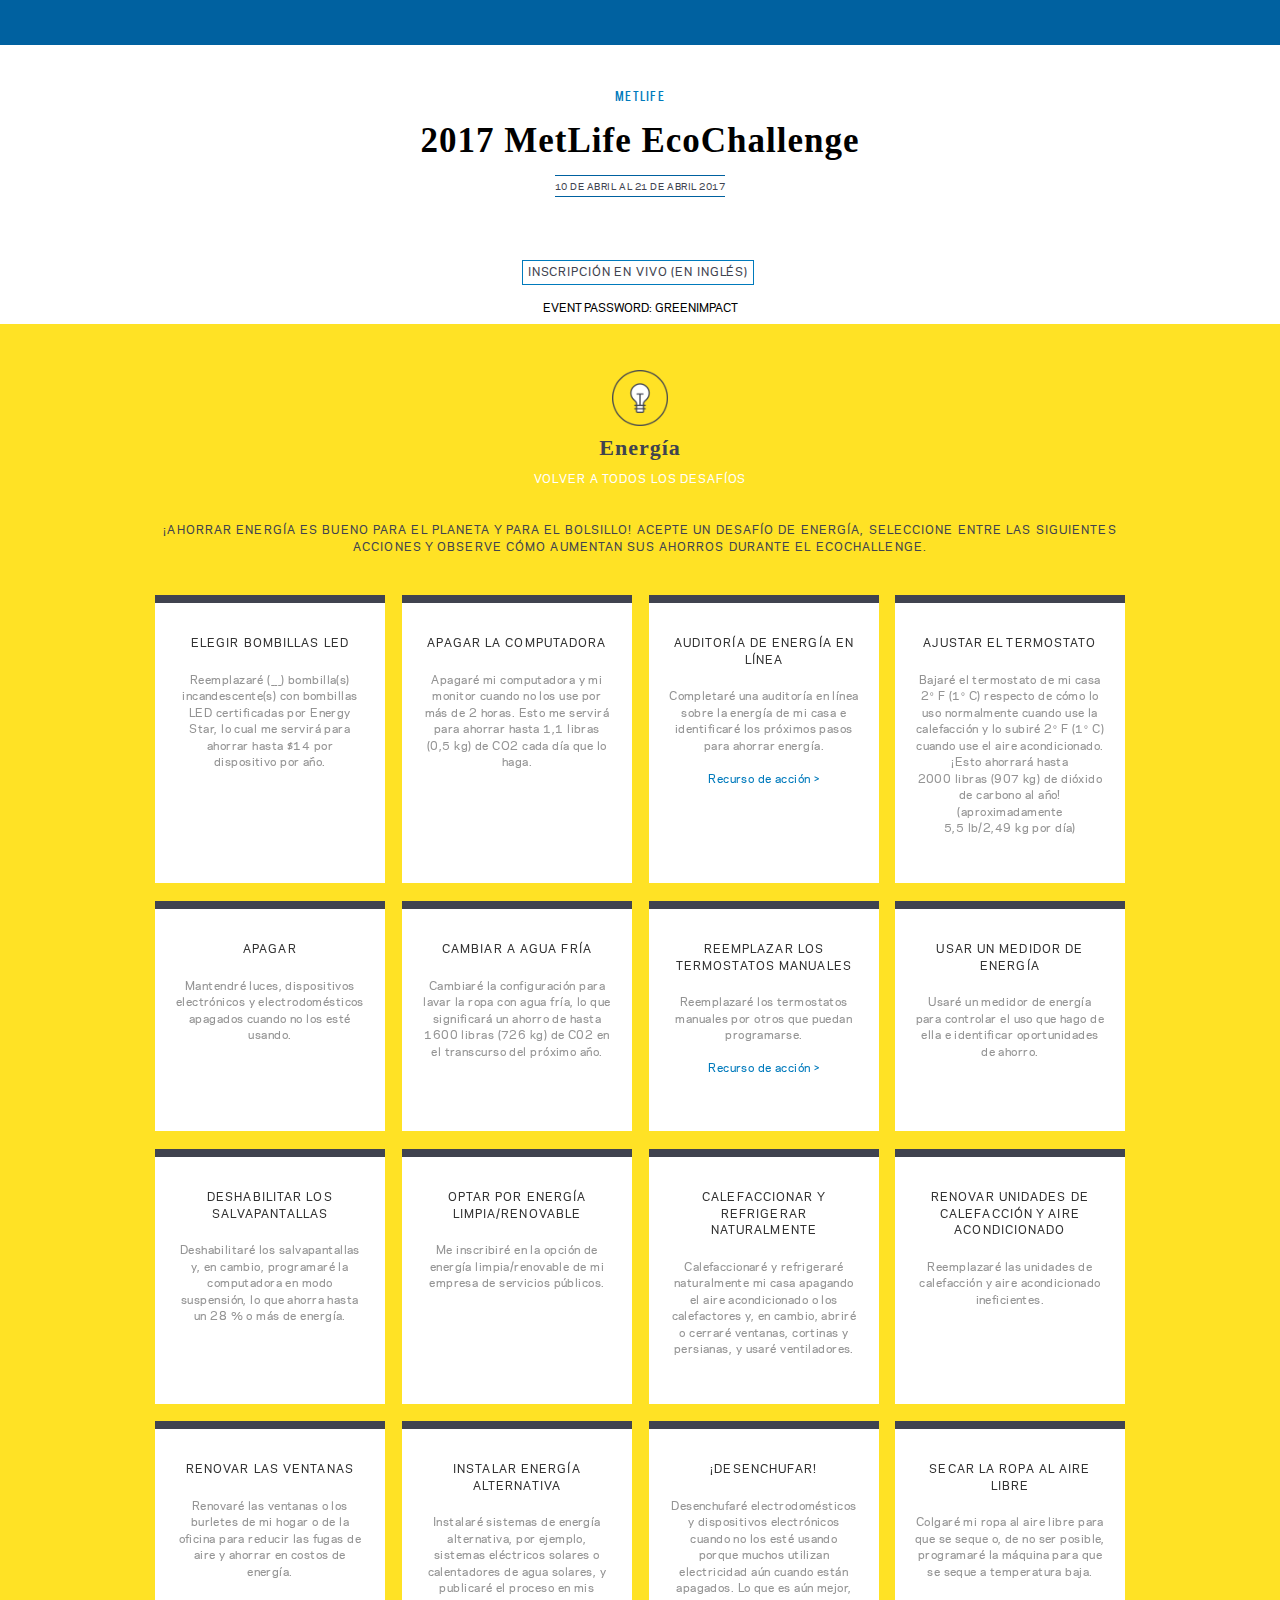
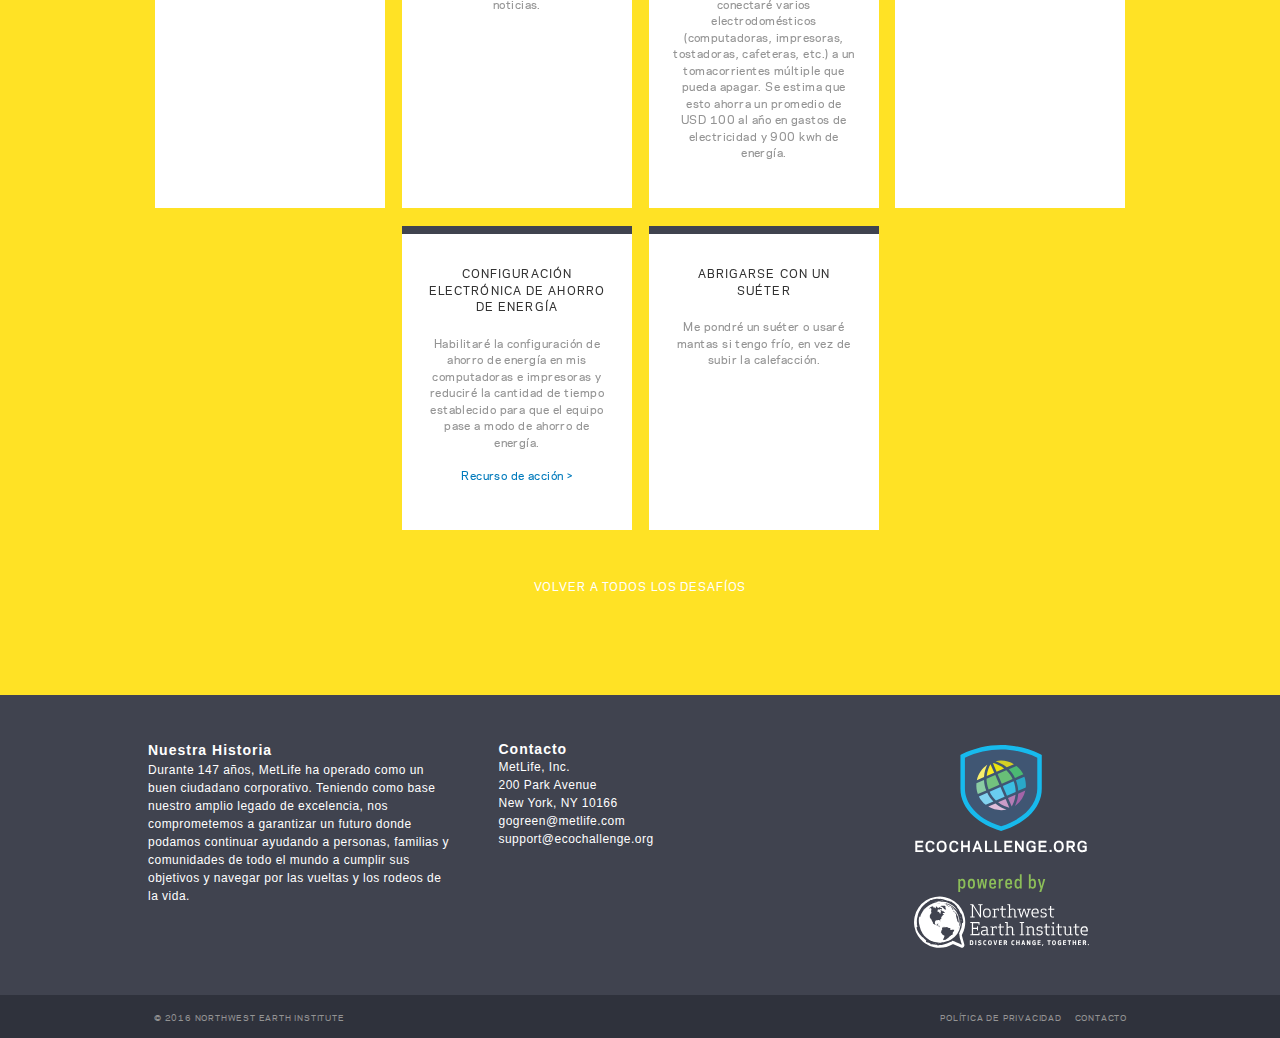
<file: challenges/energy.html>
﻿<!DOCTYPE html>
<!-- saved from url=(0033)https://metlife.ecochallenge.org/ -->
<html xmlns="http://www.w3.org/1999/xhtml" xmlns:og="http://ogp.me/ns#" xmlns:fb="https://www.facebook.com/2008/fbml">
  <head>
    <meta http-equiv="Content-Type" content="text/html; charset=utf-8">
  	<title>2017 MetLife EcoChallenge. Energía</title>
  	<link rel="stylesheet" media="all" href="../assets/css/application-5cc373f3e802e7e0e462e8425ea378b8221cb4f92c5a6a8b7dd583d79beddf86.css" data-turbolinks-track="true">
    
  	<meta name="action-cable-url" content="/cable">
  	<meta name="viewport" content="width=device-width, initial-scale=1.0">
    <meta name="csrf-param" content="authenticity_token">
    <meta name="csrf-token" content="FI9DBr0aJIWCV3pI3DGhuBhYty/ftXUZ6eJGC8iUbw4HRXstQD3vAtMXPwzHukJNaM343hztLkkxTHsGpzr0gQ==">

    <!-- default meta -->
    <meta property="og:title" content="Northwest Earth Institute&#39;s #EcoChallenge">
    <meta property="og:type" content="website">
    <meta property="og:description" content="EcoChallenge gives you the tools and inspiration to reduce your impact
    on the planet and contribute to a healthy, vibrant, and sustainable future. Join us to prove that small actions
    add up to real change!">

    <link rel="apple-touch-icon" sizes="180x180" href="https://metlife.ecochallenge.org/apple-touch-icon.png">
    <link rel="icon" type="image/png" href="https://metlife.ecochallenge.org/favicon-32x32.png" sizes="32x32">
    <link rel="icon" type="image/png" href="https://metlife.ecochallenge.org/favicon-16x16.png" sizes="16x16">
    <link rel="manifest" href="https://metlife.ecochallenge.org/manifest.json">
    <link rel="mask-icon" href="https://metlife.ecochallenge.org/safari-pinned-tab.svg" color="#40434f">
    <meta name="theme-color" content="#ffffff">

  	<style type="text/css">
      nav.user-nav  {
        background-color: #0061A0;
      }

      a {
        color: #007ABC;
      }

      .button-primary, .button-primary.dark:hover, .award-point-list a, .award-point-list a .points::after, .event-header .event-nav a.outlined:hover, .event-header .event-nav a.outlined:active, .hero .button:hover, .button-outlined:hover  {
        background-color: #007ABC;
      }

      .event-header .event-nav a.outlined, .button-outlined {
          border-color: #007ABC;
      }

      .event-check-ins .days li.action-complete, .legend li .action-complete.marker {
        background-color: #0061A0;
      }

      .calendar .week a.action-complete {
          color: #0061A0;
          border-color: #0061A0;
      }

      .event-header .event-info .event-date-range {
          border-top: 1px solid #0061A0;
          border-bottom: 1px solid #0061A0;
      }

      h2, h3, h5, .participants-counter .title, .horizontal-section-title .title, .page-content .title {
        color: #333333;
      }

      .participant-feed .dropdown-wrapper&gt;.feed-filter {
         color: #0061A0;
      }

      .form-button-icon.facebook, .form-button-icon.google {
          display: none;
      }

      .hero .sign, .event-header .event-info .title a, h2, h3, h5, .participants-counter .title, .horizontal-section-title .title, .page-content .title, .placeholder .title, .challenges-slider .slider-header .title, .section-title .title, .team-hero .title, .team-detail-points .title, .dashboard-sidebar .team-summary .team-header .title, .dashboard-sidebar .user-summary .user-header .name, .impact-grid .impact-card .units, .dashboard-sidebar .impact-summary .challenge-impact .count, .participants-counter .count .digit-box span {
          font-family: Georgia, Times;
          font-weight: bold;
          text-transform: capitalize;
          letter-spacing: 1px;
      }

      .global-footer .top .subheading {
          font-family: Arial, Helvetica, sans-serif;
          text-transform: capitalize;
          letter-spacing: 1px;
          font-size: 14px;
          color: white;
      }

      .global-footer .top .social a, .global-footer .top .col, .global-footer .top .description {
          font-family: Arial, Helvetica, sans-serif;
          font-weight: normal;
          font-size: 12px;
      }

      .hero .copy, .company-callout .callout-container .blurb, .placeholder p, .page-content, .participant-action-cards .card-container .description p, .awarded-points-list tr+tr td, .section-title .description, .participants-feed-full .copy {
      font-family: Arial, Helvetica, sans-serif;
      }

      .placeholder p, .page-content, .section-title .description, .participants-feed-full .copy {
      font-size: 13px;
      }

      .hero .container-hero {
          max-width: 450px;
      }

      .event-header .event-info .title a {
          color: #000000;
      }

      .hero .copy {
      font-weight: bold;
      }

      .user-nav ul li a:hover {
      color: white;
      opacity: 0.8;
      }
    </style>
  </head>

	<body class="layout-event">
	  <header class="global-header">
	    <nav class="user-nav">
	    </nav>
	  </header>

		<div class="event-header">
	  	<div class="event-info">
	  		<div class="subtitle">
	  			<a href="https://metlife.ecochallenge.org">MetLife</a>
	  		</div>
	  		<div class="title">
	  			<a href="https://metlife.ecochallenge.org">2017 MetLife EcoChallenge</a>
	  		</div>
	      <div class="event-date-range" data-date-range="">
	        <span data-date-range-start="">10 de abril</span> <span> al </span> <span data-date-range-end="">21 de abril 2017</span>
	      </div>
	  	</div>
	  	<nav class="event-nav">
	  		<ul>
	        <li>
	          <a class="outlined" href="https://metlife.ecochallenge.org/users/join">INSCRIPCIÓN EN VIVO (EN INGLÉS)</a>
	        </li>
	  		</ul>
	  		<p style="display: block; text-transform: uppercase; font-size: .7em; margin-bottom: .75em; color: #000">event password: greenimpact</p>
	  	</nav>
	  </div>

		<section class="bg-spectrum spectrum05">
			<div class="container">
				<header class="section-title">
					<div class="icon">
						<img src="../assets/images/challenge_icons/default-energy-efb24597ca95461005a3a0ba5092ae3aa699e05a498c159b3d5ee0669f20a98e.png" alt="Predeterminado: energía" />
					</div>
					<h1 class="title">
						Energía
					</h1>
					<a class="subtitle medium" href="../index.html">Volver a todos los desafíos</a>
					<p class="description uppercase">
						¡Ahorrar energía es bueno para el planeta y para el bolsillo! Acepte un desafío de energía, seleccione entre las siguientes acciones y observe cómo aumentan sus ahorros durante el EcoChallenge.
					</p>
				</header>
					
				<nav class="challenge-actions-list">
					<ul>
						<li>
							<div class="init">
								<div class="body">
									<h3 class="title">
										Elegir bombillas LED
									</h3>
									<p>
										Reemplazaré (___) bombilla(s) incandescente(s) con bombillas LED certificadas por Energy Star, lo cual me servirá para ahorrar hasta $14 por dispositivo por año.
									</p>
								</div>
							</div>
						</li>
						<li>
							<div class="init">
								<div class="body">
									<h3 class="title">
										Apagar la computadora
									</h3>
									<p>
										Apagaré mi computadora y mi monitor cuando no los use por más de 2 horas. Esto me servirá para ahorrar hasta 1,1 libras (0,5 kg) de CO2 cada día que lo haga.
									</p>
								</div>
							</div>
						</li>
						<li>
							<div class="init">
								<div class="body">
									<h3 class="title">
										Auditoría de energía en línea
									</h3>
									<p>
										Completaré una auditoría en línea sobre la energía de mi casa e identificaré los próximos pasos para ahorrar energía. <br /><br /><a href="https://www.energy.gov/public-services/homes/home-weatherization/home-energy-audits" target="_blank">Recurso de acción &gt;</a>
									</p>
								</div>
							</div>
						</li>
						<li>
							<div class="init">
								<div class="body">
									<h3 class="title">
										Ajustar el termostato
									</h3>
									<p>
										Bajaré el termostato de mi casa 2° F (1° C) respecto de cómo lo uso normalmente cuando use la calefacción y lo subiré 2° F (1° C) cuando use el aire acondicionado. ¡Esto ahorrará hasta 2000 libras (907 kg) de dióxido de carbono al año! (aproximadamente 5,5 lb/2,49 kg por día)
									</p>
								</div>
							</div>
						</li>
						<li>
							<div class="init">
								<div class="body">
									<h3 class="title">
										Apagar
									</h3>
									<p>
										Mantendré luces, dispositivos electrónicos y electrodomésticos apagados cuando no los esté usando.
									</p>
								</div>
							</div>
						</li>
						<li>
							<div class="init">
								<div class="body">
									<h3 class="title">
										Cambiar a agua fría
									</h3>
									<p>
										Cambiaré la configuración para lavar la ropa con agua fría, lo que significará un ahorro de hasta 1600 libras (726 kg) de C02 en el transcurso del próximo año.
									</p>
								</div>
							</div>
						</li>
						<li>
							<div class="init">
								<div class="body">
									<h3 class="title">
										Reemplazar los termostatos manuales
									</h3>
									<p>
										Reemplazaré los termostatos manuales por otros que puedan programarse. <br /><br /><a href="http://www.toptenreviews.com/home/smart-home/best-programmable-thermostats/" target="_blank">Recurso de acción &gt;</a>
									</p>
								</div>
							</div>
						</li>
						<li>
							<div class="init">
								<div class="body">
									<h3 class="title">
										Usar un medidor de energía
									</h3>
									<p>
										Usaré un medidor de energía para controlar el uso que hago de ella e identificar oportunidades de ahorro.
									</p>
								</div>
							</div>
						</li>
						<li>
							<div class="init">
								<div class="body">
									<h3 class="title">
										Deshabilitar los salvapantallas
									</h3>
									<p>
										Deshabilitaré los salvapantallas y, en cambio, programaré la computadora en modo suspensión, lo que ahorra hasta un 28 % o más de energía.
									</p>
								</div>
							</div>
						</li>
						<li>
							<div class="init">
								<div class="body">
									<h3 class="title">
										Optar por energía limpia/renovable
									</h3>
									<p>
										Me inscribiré en la opción de energía limpia/renovable de mi empresa de servicios públicos.
									</p>
								</div>
							</div>
						</li>
						<li>
							<div class="init">
								<div class="body">
									<h3 class="title">
										Calefaccionar y refrigerar naturalmente
									</h3>
									<p>
										Calefaccionaré y refrigeraré naturalmente mi casa apagando el aire acondicionado o los calefactores y, en cambio, abriré o cerraré ventanas, cortinas y persianas, y usaré ventiladores.
									</p>
								</div>
							</div>
						</li>
						<li>
							<div class="init">
								<div class="body">
									<h3 class="title">
										Renovar unidades de calefacción y aire acondicionado
									</h3>
									<p>
										Reemplazaré las unidades de calefacción y aire acondicionado ineficientes.
									</p>
								</div>
							</div>
						</li>
						<li>
							<div class="init">
								<div class="body">
									<h3 class="title">
										Renovar las ventanas
									</h3>
									<p>
										Renovaré las ventanas o los burletes de mi hogar o de la oficina para reducir las fugas de aire y ahorrar en costos de energía.
									</p>
								</div>
							</div>
						</li>
						<li>
							<div class="init">
								<div class="body">
									<h3 class="title">
										Instalar energía alternativa
									</h3>
									<p>
										Instalaré sistemas de energía alternativa, por ejemplo, sistemas eléctricos solares o calentadores de agua solares, y publicaré el proceso en mis noticias.
									</p>
								</div>
							</div>
						</li>
						<li>
							<div class="init">
								<div class="body">
									<h3 class="title">
										¡Desenchufar!
									</h3>
									<p>
										Desenchufaré electrodomésticos y dispositivos electrónicos cuando no los esté usando porque muchos utilizan electricidad aún cuando están apagados. Lo que es aún mejor, conectaré varios electrodomésticos (computadoras, impresoras, tostadoras, cafeteras, etc.) a un tomacorrientes múltiple que pueda apagar. Se estima que esto ahorra un promedio de USD 100 al año en gastos de electricidad y 900 kwh de energía. 
									</p>
								</div>
						</li>
						<li>
							<div class="init">
								<div class="body">
									<h3 class="title">
										Secar la ropa al aire libre 
									</h3>
									<p>
										Colgaré mi ropa al aire libre para que se seque o, de no ser posible, programaré la máquina para que se seque a temperatura baja. 
									</p>
								</div>
							</div>
						</li>
						<li>
							<div class="init">
								<div class="body">
									<h3 class="title">
										Configuración electrónica de ahorro de energía
									</h3>
									<p>
										Habilitaré la configuración de ahorro de energía en mis computadoras e impresoras y reduciré la cantidad de tiempo establecido para que el equipo pase a modo de ahorro de energía. <br /><br /><a href="https://www.energystar.gov/products/low_carbon_it_campaign/power_management_computer" target="_blank">Recurso de acción &gt;</a>
									</p>
								</div>
							</div>
						</li>
						<li>
							<div class="init">
								<div class="body">
									<h3 class="title">
										Abrigarse con un suéter
									</h3>
									<p>
										Me pondré un suéter o usaré mantas si tengo frío, en vez de subir la calefacción.
									</p>
								</div>
							</div>
						</li>
					</ul>
				</nav>
				<p class="align-center">
					<a class="back-link" href="../index.html">Volver a todos los desafíos</a>
				</p>
			</div>
		</section>

  	<footer class="global-footer">
    	<section class="bg-neutral100">
    		<div class="top">
    			<div class="left">
    				<span class="description">
              <div class="subheading">Nuestra historia</div>
              Durante 147 años, MetLife ha operado como un buen ciudadano corporativo. Teniendo como base nuestro amplio legado de excelencia, nos comprometemos a garantizar un futuro donde podamos continuar ayudando a personas, familias y comunidades de todo el mundo a cumplir sus objetivos y navegar por las vueltas y los rodeos de la vida. </span> <span class="col">
              <div class="subheading">Contacto</div>
              <div>
                MetLife, Inc.<br />200 Park Avenue<br />New York, NY 10166<br />gogreen@metlife.com
              </div>
              <div class="support-link">
                <a href="mailto:support@ecochallenge.org">support@ecochallenge.org</a>
              </div>
            </span>
  			  </div>
    			<div class="right">
            <div class="logo callout ecochallenge">
              <a href="http://ecochallenge.org/" target="_blank"> <img src="../assets/images/logos/logo-wide-ac491350e6eb8143f5aa64a2675dfcce427fd760e49331b012e2dbd19f3d1c21.svg" alt="Logotipo ancho" /> </a>
            </div>
            <div class="logo callout nwei">
              <a href="http://ecochallenge.org/our-story" target="_blank"> <img src="../assets/images/logos/logo-nwei-12413fbb87ec230927906cc8c5f451d8d2ffea9813f95da5d4e6df0b9ddfa32f.svg" alt="Logotipo NWEI" /> </a>
            </div>
    			</div>
    		</div>
    	</section>
    	<section class="bg-neutral120">
    		<div class="bottom">
    			<div class="right">
            <a href="https://ecochallenge.org/wp-content/uploads/2016/07/NWEI-Privacy-Polic_07.01.16.pdf">política de privacidad</a> <a href="https://ecochallenge.org/contact/">contacto</a>
    			</div>
    			<div class="left">
    				<span class="colophon">© 2016 Northwest Earth Institute</span>
    			</div>
    		</div>
    	</section>
    </footer>
  </body>
</html>
</file>
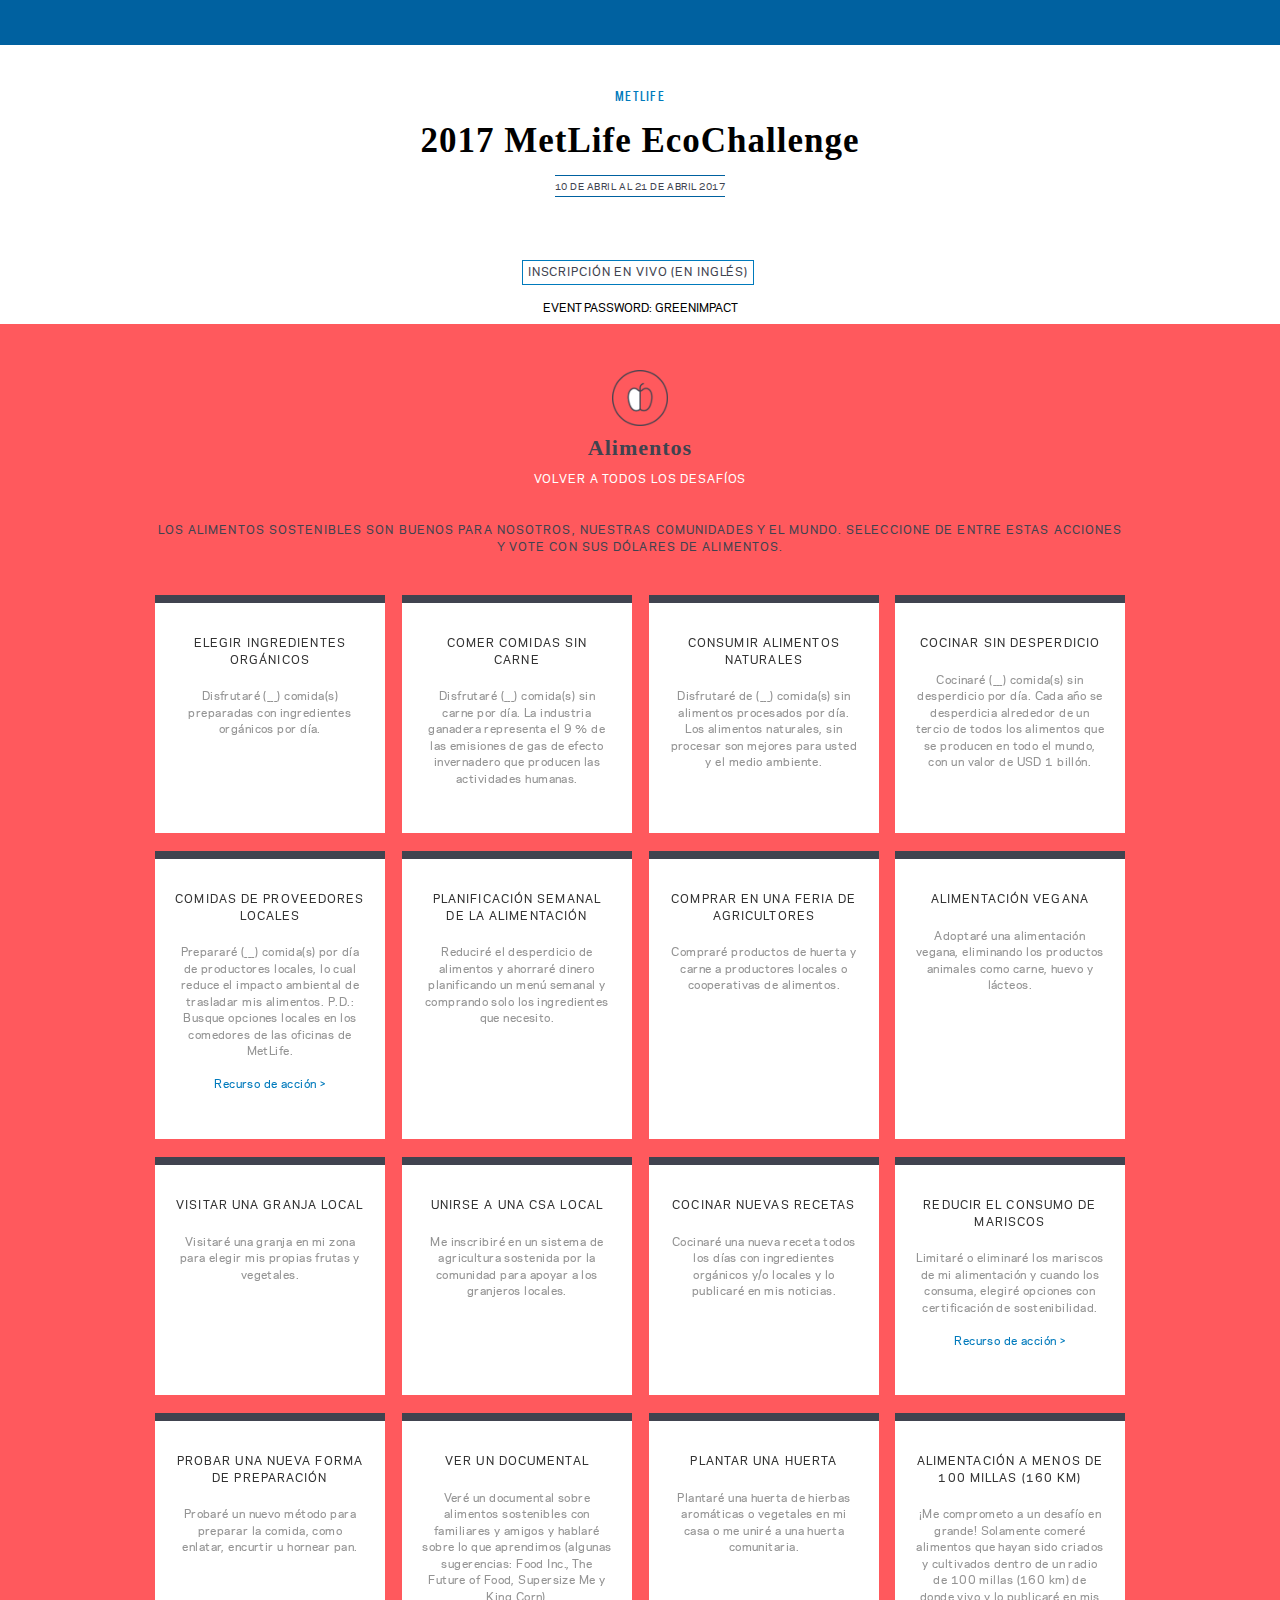
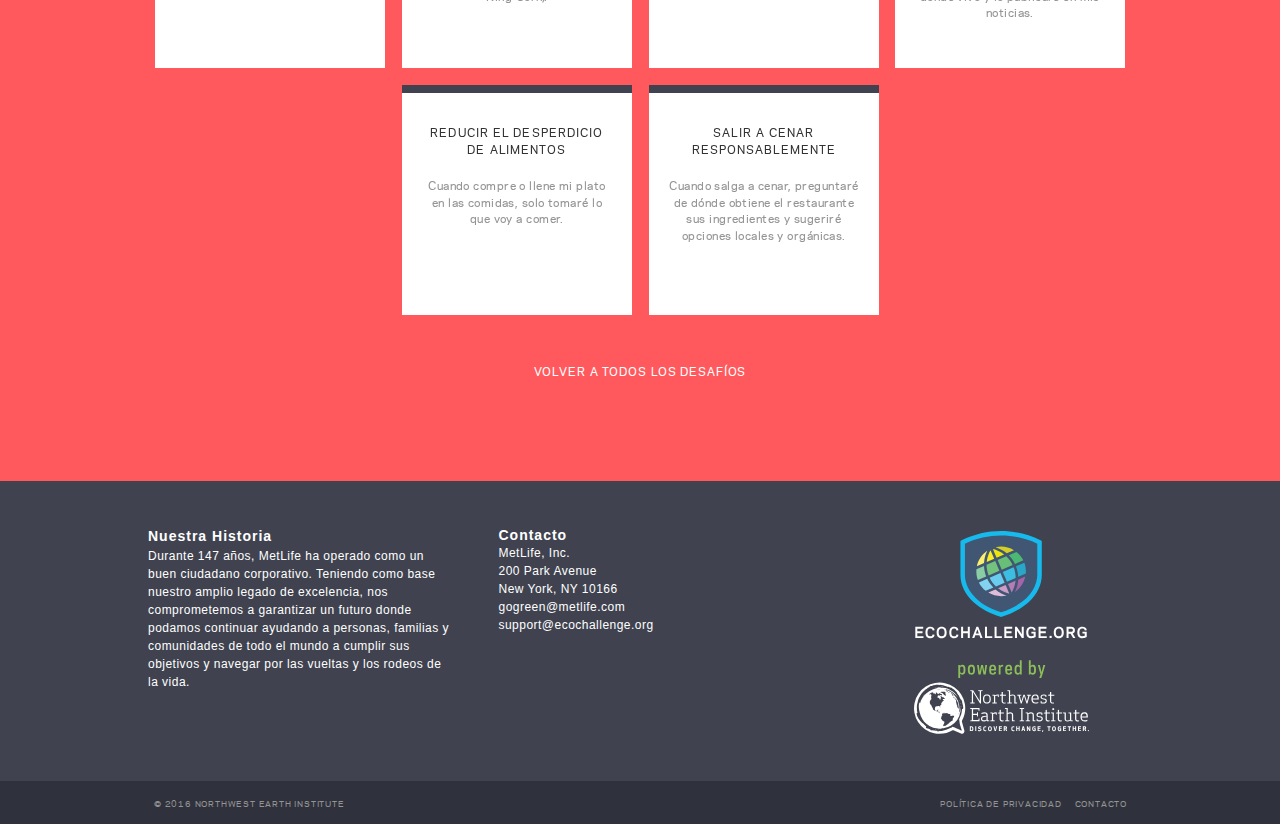
<file: challenges/food.html>
﻿<!DOCTYPE html>
<!-- saved from url=(0033)https://metlife.ecochallenge.org/ -->
<html xmlns="http://www.w3.org/1999/xhtml" xmlns:og="http://ogp.me/ns#" xmlns:fb="https://www.facebook.com/2008/fbml">
  <head>
    <meta http-equiv="Content-Type" content="text/html; charset=utf-8">
  	<title>2017 MetLife EcoChallenge. Alimentos</title>
  	<link rel="stylesheet" media="all" href="../assets/css/application-5cc373f3e802e7e0e462e8425ea378b8221cb4f92c5a6a8b7dd583d79beddf86.css" data-turbolinks-track="true">
   
  	<meta name="action-cable-url" content="/cable">
  	<meta name="viewport" content="width=device-width, initial-scale=1.0">
    <meta name="csrf-param" content="authenticity_token">
    <meta name="csrf-token" content="FI9DBr0aJIWCV3pI3DGhuBhYty/ftXUZ6eJGC8iUbw4HRXstQD3vAtMXPwzHukJNaM343hztLkkxTHsGpzr0gQ==">

    <!-- default meta -->
    <meta property="og:title" content="Northwest Earth Institute&#39;s #EcoChallenge">
    <meta property="og:type" content="website">
    <meta property="og:description" content="EcoChallenge gives you the tools and inspiration to reduce your impact
    on the planet and contribute to a healthy, vibrant, and sustainable future. Join us to prove that small actions
    add up to real change!">

    <link rel="apple-touch-icon" sizes="180x180" href="https://metlife.ecochallenge.org/apple-touch-icon.png">
    <link rel="icon" type="image/png" href="https://metlife.ecochallenge.org/favicon-32x32.png" sizes="32x32">
    <link rel="icon" type="image/png" href="https://metlife.ecochallenge.org/favicon-16x16.png" sizes="16x16">
    <link rel="manifest" href="https://metlife.ecochallenge.org/manifest.json">
    <link rel="mask-icon" href="https://metlife.ecochallenge.org/safari-pinned-tab.svg" color="#40434f">
    <meta name="theme-color" content="#ffffff">

  	<style type="text/css">
      nav.user-nav  {
        background-color: #0061A0;
      }

      a {
        color: #007ABC;
      }

      .button-primary, .button-primary.dark:hover, .award-point-list a, .award-point-list a .points::after, .event-header .event-nav a.outlined:hover, .event-header .event-nav a.outlined:active, .hero .button:hover, .button-outlined:hover  {
        background-color: #007ABC;
      }

      .event-header .event-nav a.outlined, .button-outlined {
          border-color: #007ABC;
      }

      .event-check-ins .days li.action-complete, .legend li .action-complete.marker {
        background-color: #0061A0;
      }

      .calendar .week a.action-complete {
          color: #0061A0;
          border-color: #0061A0;
      }

      .event-header .event-info .event-date-range {
          border-top: 1px solid #0061A0;
          border-bottom: 1px solid #0061A0;
      }

      h2, h3, h5, .participants-counter .title, .horizontal-section-title .title, .page-content .title {
        color: #333333;
      }

      .participant-feed .dropdown-wrapper&gt;.feed-filter {
         color: #0061A0;
      }

      .form-button-icon.facebook, .form-button-icon.google {
          display: none;
      }

      .hero .sign, .event-header .event-info .title a, h2, h3, h5, .participants-counter .title, .horizontal-section-title .title, .page-content .title, .placeholder .title, .challenges-slider .slider-header .title, .section-title .title, .team-hero .title, .team-detail-points .title, .dashboard-sidebar .team-summary .team-header .title, .dashboard-sidebar .user-summary .user-header .name, .impact-grid .impact-card .units, .dashboard-sidebar .impact-summary .challenge-impact .count, .participants-counter .count .digit-box span {
          font-family: Georgia, Times;
          font-weight: bold;
          text-transform: capitalize;
          letter-spacing: 1px;
      }

      .global-footer .top .subheading {
          font-family: Arial, Helvetica, sans-serif;
          text-transform: capitalize;
          letter-spacing: 1px;
          font-size: 14px;
          color: white;
      }

      .global-footer .top .social a, .global-footer .top .col, .global-footer .top .description {
          font-family: Arial, Helvetica, sans-serif;
          font-weight: normal;
          font-size: 12px;
      }

      .hero .copy, .company-callout .callout-container .blurb, .placeholder p, .page-content, .participant-action-cards .card-container .description p, .awarded-points-list tr+tr td, .section-title .description, .participants-feed-full .copy {
      font-family: Arial, Helvetica, sans-serif;
      }

      .placeholder p, .page-content, .section-title .description, .participants-feed-full .copy {
      font-size: 13px;
      }

      .hero .container-hero {
          max-width: 450px;
      }

      .event-header .event-info .title a {
          color: #000000;
      }

      .hero .copy {
      font-weight: bold;
      }

      .user-nav ul li a:hover {
      color: white;
      opacity: 0.8;
      }
    </style>
  </head>

	<body class="layout-event">
	  <header class="global-header">
	    <nav class="user-nav">
	    </nav>
	  </header>

		<div class="event-header">
	  	<div class="event-info">
	  		<div class="subtitle">
	  			<a href="https://metlife.ecochallenge.org">MetLife</a>
	  		</div>
	  		<div class="title">
	  			<a href="https://metlife.ecochallenge.org">2017 MetLife EcoChallenge</a>
	  		</div>
	      <div class="event-date-range" data-date-range="">
	        <span data-date-range-start="">10 de abril</span> <span> al </span> <span data-date-range-end="">21 de abril 2017</span>
	      </div>
	  	</div>
	  	<nav class="event-nav">
	  		<ul>
	        <li>
	          <a class="outlined" href="https://metlife.ecochallenge.org/users/join">INSCRIPCIÓN EN VIVO (EN INGLÉS)</a>
	        </li>
	  		</ul>
	  		<p style="display: block; text-transform: uppercase; font-size: .7em; margin-bottom: .75em; color: #000">event password: greenimpact</p>
	  	</nav>
	  </div>

		<section class="bg-spectrum spectrum02">
			<div class="container">
				<header class="section-title">
					<div class="icon">
						<img src="../assets/images/challenge_icons/default-food-8293f7b6a74d8316947ccd554331e57b779cd145a4d7511fcc31869f144fd8a6.png" alt="Predeterminado: alimentos" />
					</div>
					<h1 class="title">
						Alimentos
					</h1>
					<a class="subtitle medium" href="../index.html">Volver a todos los desafíos</a>
					<p class="description uppercase">
						Los alimentos sostenibles son buenos para nosotros, nuestras comunidades y el mundo. Seleccione de entre estas acciones y vote con sus dólares de alimentos.
					</p>
				</header>
					
				<nav class="challenge-actions-list">
					<ul>
						<li>
							<div class="init">
								<div class="body">
									<h3 class="title">
										Elegir ingredientes orgánicos
									</h3>
									<p>
										Disfrutaré (___) comida(s) preparadas con ingredientes orgánicos por día.
									</p>
								</div>
							</div>
						</li>
						<li>
							<div class="init">
								<div class="body">
									<h3 class="title">
										Comer comidas sin carne
									</h3>
									<p>
										Disfrutaré (___) comida(s) sin carne por día. La industria ganadera representa el 9 % de las emisiones de gas de efecto invernadero que producen las actividades humanas. 
									</p>
								</div>
							</div>
						</li>
						<li>
							<div class="init">
								<div class="body">
									<h3 class="title">
										Consumir alimentos naturales
									</h3>
									<p>
										Disfrutaré de (___) comida(s) sin alimentos procesados por día. Los alimentos naturales, sin procesar son mejores para usted y el medio ambiente. 
									</p>
								</div>
							</div>
						</li>
						<li>
							<div class="init">
								<div class="body">
									<h3 class="title">
										Cocinar sin desperdicio
									</h3>
									<p>
										Cocinaré (___) comida(s) sin desperdicio por día. Cada año se desperdicia alrededor de un tercio de todos los alimentos que se producen en todo el mundo, con un valor de USD 1 billón.
									</p>
								</div>
							</div>
						</li>
						<li>
							<div class="init">
								<div class="body">
									<h3 class="title">
										Comidas de proveedores locales
									</h3>
									<p>
										Prepararé (___) comida(s) por día de productores locales, lo cual reduce el impacto ambiental de trasladar mis alimentos. P.D.: Busque opciones locales en los comedores de las oficinas de MetLife. <br /><br /><a href="https://my.metlife.com/en/us/tools/facilities/Pages/Dining-Services/Dining-Services.aspx?WT.mc_id=nextgen_mega_services_dining_services" target="_blank">Recurso de acción &gt;</a>
									</p>
								</div>
							</div>
						</li>
						<li>
							<div class="init">
								<div class="body">
									<h3 class="title">
										Planificación semanal de la alimentación
									</h3>
									<p>
										Reduciré el desperdicio de alimentos y ahorraré dinero planificando un menú semanal y comprando solo los ingredientes que necesito.
									</p>
								</div>
							</div>
						</li>
						<li>
							<div class="init">
								<div class="body">
									<h3 class="title">
										Comprar en una feria de agricultores
									</h3>
									<p>
										Compraré productos de huerta y carne a productores locales o cooperativas de alimentos.
									</p>
								</div>
							</div>
						</li>
						<li>
							<div class="init">
								<div class="body">
									<h3 class="title">
										Alimentación vegana
									</h3>
									<p>
										Adoptaré una alimentación vegana, eliminando los productos animales como carne, huevo y lácteos.
									</p>
								</div>
							</div>
						</li>
						<li>
							<div class="init">
								<div class="body">
									<h3 class="title">
										Visitar una granja local
									</h3>
									<p>
										Visitaré una granja en mi zona para elegir mis propias frutas y vegetales.
									</p>
								</div>
							</div>
						</li>
						<li>
							<div class="init">
								<div class="body">
									<h3 class="title">
										Unirse a una CSA local
									</h3>
									<p>
										Me inscribiré en un sistema de agricultura sostenida por la comunidad para apoyar a los granjeros locales.
									</p>
								</div>
							</div>
						</li>
						<li>
							<div class="init">
								<div class="body">
									<h3 class="title">
										Cocinar nuevas recetas
									</h3>
									<p>
										Cocinaré una nueva receta todos los días con ingredientes orgánicos y/o locales y lo publicaré en mis noticias.
									</p>
								</div>
							</div>
						</li>
						<li>
							<div class="init">
								<div class="body">
									<h3 class="title">
										Reducir el consumo de mariscos
									</h3>
									<p>
										Limitaré o eliminaré los mariscos de mi alimentación y cuando los consuma, elegiré opciones con certificación de sostenibilidad. <br /><br /><a href="http://www.seafoodwatch.org/" target="_blank">Recurso de acción &gt;</a>
									</p>
								</div>
							</div>
						</li>
						<li>
							<div class="init">
								<div class="body">
									<h3 class="title">
										Probar una nueva forma de preparación
									</h3>
									<p>
										Probaré un nuevo método para preparar la comida, como enlatar, encurtir u hornear pan.
									</p>
								</div>
							</div>
						</li>
						<li>
							<div class="init">
								<div class="body">
									<h3 class="title">
										Ver un documental
									</h3>
									<p>
										Veré un documental sobre alimentos sostenibles con familiares y amigos y hablaré sobre lo que aprendimos (algunas sugerencias: Food Inc., The Future of Food, Supersize Me y King Corn).
									</p>
								</div>
							</div>
						</li>
						<li>
							<div class="init">
								<div class="body">
									<h3 class="title">
										Plantar una huerta
									</h3>
									<p>
										Plantaré una huerta de hierbas aromáticas o vegetales en mi casa o me uniré a una huerta comunitaria.
									</p>
								</div>
							</div>
						</li>
						<li>
							<div class="init">
								<div class="body">
									<h3 class="title">
										Alimentación a menos de 100 millas (160 km)
									</h3>
									<p>
										¡Me comprometo a un desafío en grande! Solamente comeré alimentos que hayan sido criados y cultivados dentro de un radio de 100 millas (160 km) de donde vivo y lo publicaré en mis noticias.
									</p>
								</div>
							</div>
						</li>
						<li>
							<div class="init">
								<div class="body">
									<h3 class="title">
										Reducir el desperdicio de alimentos
									</h3>
									<p>
										Cuando compre o llene mi plato en las comidas, solo tomaré lo que voy a comer.
									</p>
								</div>
							</div>
						</li>
						<li>
							<div class="init">
								<div class="body">
									<h3 class="title">
										Salir a cenar responsablemente
									</h3>
									<p>
										Cuando salga a cenar, preguntaré de dónde obtiene el restaurante sus ingredientes y sugeriré opciones locales y orgánicas.
									</p>
								</div>
							</div>
						</li>
					</ul>
				</nav>
				<p class="align-center">
					<a class="back-link" href="../index.html">Volver a todos los desafíos</a>
				</p>
			</div>
		</section>

  	<footer class="global-footer">
    	<section class="bg-neutral100">
    		<div class="top">
    			<div class="left">
    				<span class="description">
              <div class="subheading">Nuestra historia</div>
              Durante 147 años, MetLife ha operado como un buen ciudadano corporativo. Teniendo como base nuestro amplio legado de excelencia, nos comprometemos a garantizar un futuro donde podamos continuar ayudando a personas, familias y comunidades de todo el mundo a cumplir sus objetivos y navegar por las vueltas y los rodeos de la vida. </span> <span class="col">
              <div class="subheading">Contacto</div>
              <div>
                MetLife, Inc.<br />200 Park Avenue<br />New York, NY 10166<br />gogreen@metlife.com
              </div>
              <div class="support-link">
                <a href="mailto:support@ecochallenge.org">support@ecochallenge.org</a>
              </div>
            </span>
  			  </div>
    			<div class="right">
            <div class="logo callout ecochallenge">
              <a href="http://ecochallenge.org/" target="_blank"> <img src="../assets/images/logos/logo-wide-ac491350e6eb8143f5aa64a2675dfcce427fd760e49331b012e2dbd19f3d1c21.svg" alt="Logotipo ancho" /> </a>
            </div>
            <div class="logo callout nwei">
              <a href="http://ecochallenge.org/our-story" target="_blank"> <img src="../assets/images/logos/logo-nwei-12413fbb87ec230927906cc8c5f451d8d2ffea9813f95da5d4e6df0b9ddfa32f.svg" alt="Logotipo NWEI" /> </a>
            </div>
    			</div>
    		</div>
    	</section>
    	<section class="bg-neutral120">
    		<div class="bottom">
    			<div class="right">
            <a href="https://ecochallenge.org/wp-content/uploads/2016/07/NWEI-Privacy-Polic_07.01.16.pdf">política de privacidad</a> <a href="https://ecochallenge.org/contact/">contacto</a>
    			</div>
    			<div class="left">
    				<span class="colophon">© 2016 Northwest Earth Institute</span>
    			</div>
    		</div>
    	</section>
    </footer>
  </body>
</html>
</file>
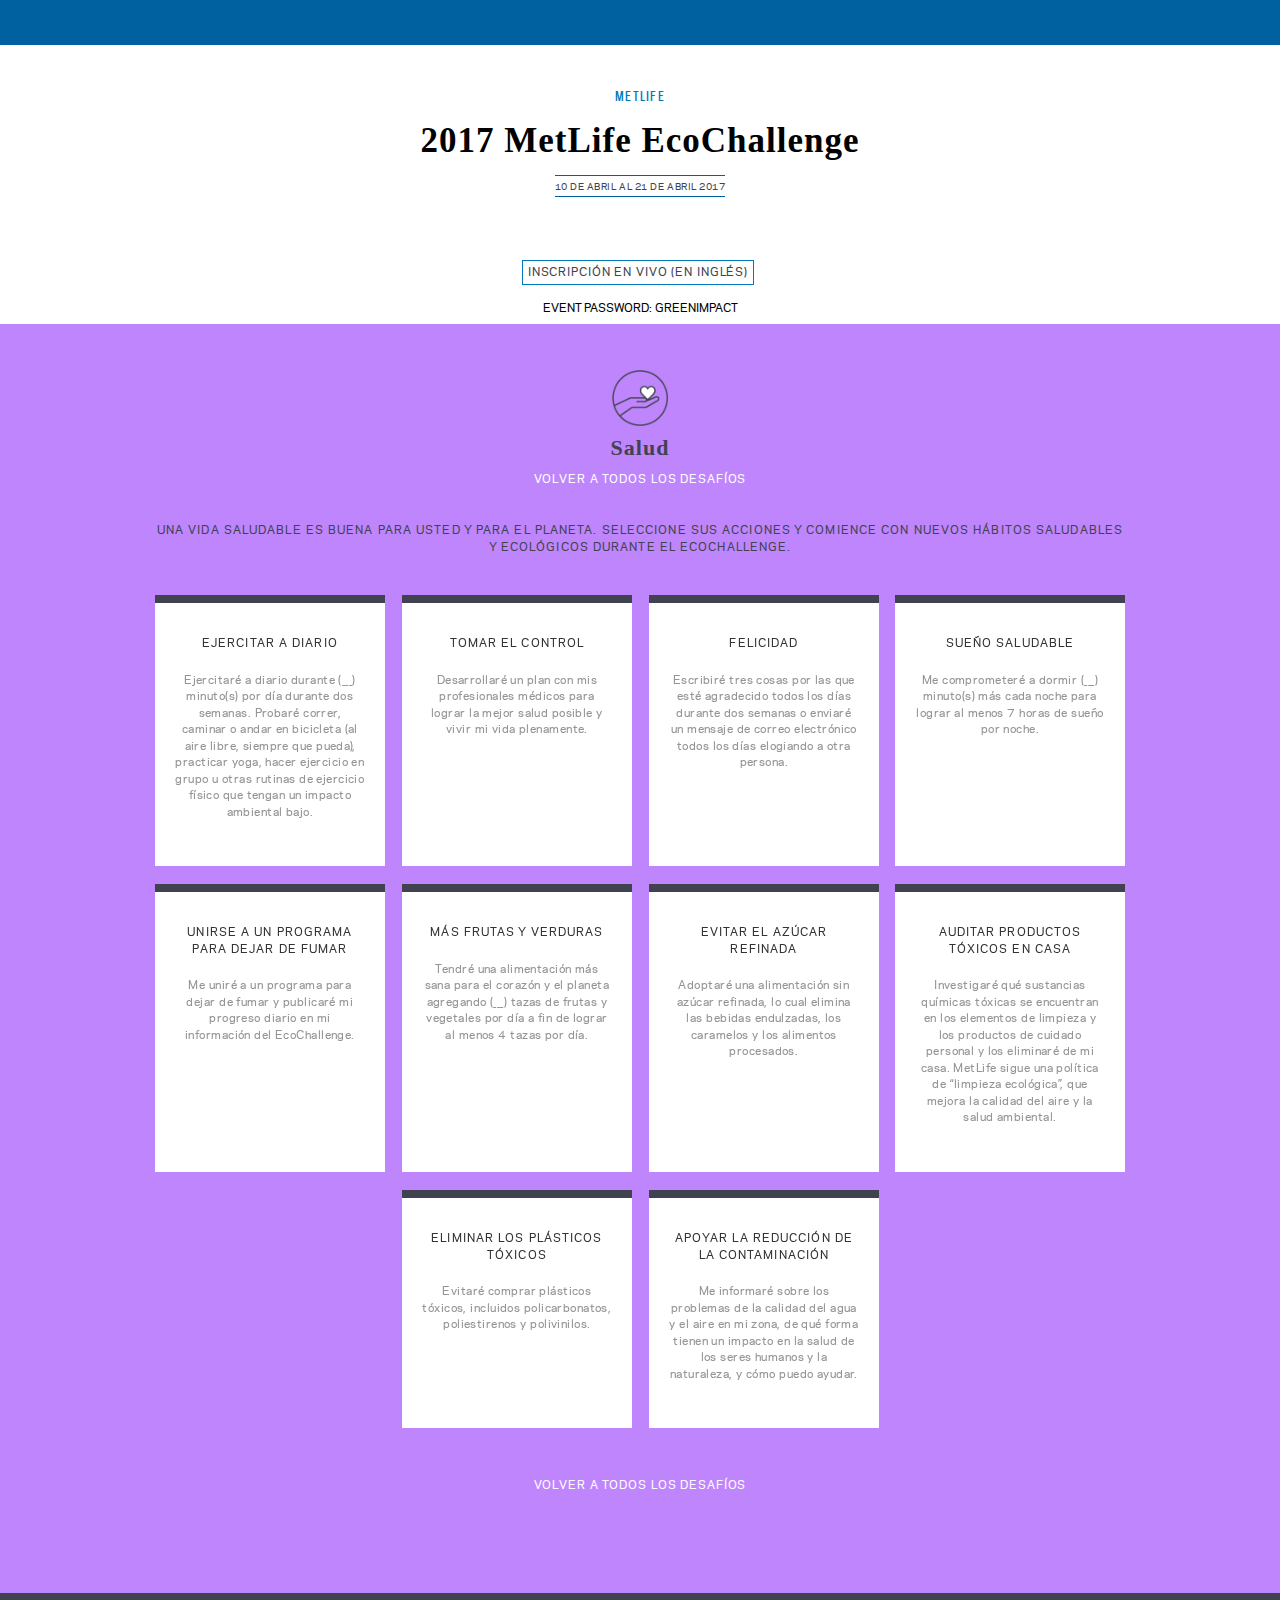
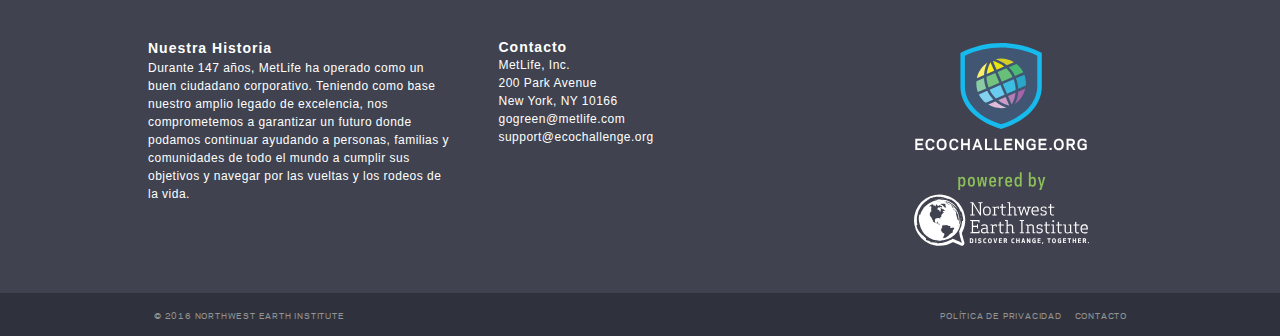
<file: challenges/health.html>
﻿<!DOCTYPE html>
<!-- saved from url=(0033)https://metlife.ecochallenge.org/ -->
<html xmlns="http://www.w3.org/1999/xhtml" xmlns:og="http://ogp.me/ns#" xmlns:fb="https://www.facebook.com/2008/fbml">
  <head>
    <meta http-equiv="Content-Type" content="text/html; charset=utf-8">
  	<title>2017 MetLife EcoChallenge. Salud</title>
  	<link rel="stylesheet" media="all" href="../assets/css/application-5cc373f3e802e7e0e462e8425ea378b8221cb4f92c5a6a8b7dd583d79beddf86.css" data-turbolinks-track="true">
    
  	<meta name="action-cable-url" content="/cable">
  	<meta name="viewport" content="width=device-width, initial-scale=1.0">
    <meta name="csrf-param" content="authenticity_token">
    <meta name="csrf-token" content="FI9DBr0aJIWCV3pI3DGhuBhYty/ftXUZ6eJGC8iUbw4HRXstQD3vAtMXPwzHukJNaM343hztLkkxTHsGpzr0gQ==">

    <!-- default meta -->
    <meta property="og:title" content="Northwest Earth Institute&#39;s #EcoChallenge">
    <meta property="og:type" content="website">
    <meta property="og:description" content="EcoChallenge gives you the tools and inspiration to reduce your impact
    on the planet and contribute to a healthy, vibrant, and sustainable future. Join us to prove that small actions
    add up to real change!">

    <link rel="apple-touch-icon" sizes="180x180" href="https://metlife.ecochallenge.org/apple-touch-icon.png">
    <link rel="icon" type="image/png" href="https://metlife.ecochallenge.org/favicon-32x32.png" sizes="32x32">
    <link rel="icon" type="image/png" href="https://metlife.ecochallenge.org/favicon-16x16.png" sizes="16x16">
    <link rel="manifest" href="https://metlife.ecochallenge.org/manifest.json">
    <link rel="mask-icon" href="https://metlife.ecochallenge.org/safari-pinned-tab.svg" color="#40434f">
    <meta name="theme-color" content="#ffffff">

  	<style type="text/css">
      nav.user-nav  {
        background-color: #0061A0;
      }

      a {
        color: #007ABC;
      }

      .button-primary, .button-primary.dark:hover, .award-point-list a, .award-point-list a .points::after, .event-header .event-nav a.outlined:hover, .event-header .event-nav a.outlined:active, .hero .button:hover, .button-outlined:hover  {
        background-color: #007ABC;
      }

      .event-header .event-nav a.outlined, .button-outlined {
          border-color: #007ABC;
      }

      .event-check-ins .days li.action-complete, .legend li .action-complete.marker {
        background-color: #0061A0;
      }

      .calendar .week a.action-complete {
          color: #0061A0;
          border-color: #0061A0;
      }

      .event-header .event-info .event-date-range {
          border-top: 1px solid #0061A0;
          border-bottom: 1px solid #0061A0;
      }

      h2, h3, h5, .participants-counter .title, .horizontal-section-title .title, .page-content .title {
        color: #333333;
      }

      .participant-feed .dropdown-wrapper&gt;.feed-filter {
         color: #0061A0;
      }

      .form-button-icon.facebook, .form-button-icon.google {
          display: none;
      }

      .hero .sign, .event-header .event-info .title a, h2, h3, h5, .participants-counter .title, .horizontal-section-title .title, .page-content .title, .placeholder .title, .challenges-slider .slider-header .title, .section-title .title, .team-hero .title, .team-detail-points .title, .dashboard-sidebar .team-summary .team-header .title, .dashboard-sidebar .user-summary .user-header .name, .impact-grid .impact-card .units, .dashboard-sidebar .impact-summary .challenge-impact .count, .participants-counter .count .digit-box span {
          font-family: Georgia, Times;
          font-weight: bold;
          text-transform: capitalize;
          letter-spacing: 1px;
      }

      .global-footer .top .subheading {
          font-family: Arial, Helvetica, sans-serif;
          text-transform: capitalize;
          letter-spacing: 1px;
          font-size: 14px;
          color: white;
      }

      .global-footer .top .social a, .global-footer .top .col, .global-footer .top .description {
          font-family: Arial, Helvetica, sans-serif;
          font-weight: normal;
          font-size: 12px;
      }

      .hero .copy, .company-callout .callout-container .blurb, .placeholder p, .page-content, .participant-action-cards .card-container .description p, .awarded-points-list tr+tr td, .section-title .description, .participants-feed-full .copy {
      font-family: Arial, Helvetica, sans-serif;
      }

      .placeholder p, .page-content, .section-title .description, .participants-feed-full .copy {
      font-size: 13px;
      }

      .hero .container-hero {
          max-width: 450px;
      }

      .event-header .event-info .title a {
          color: #000000;
      }

      .hero .copy {
      font-weight: bold;
      }

      .user-nav ul li a:hover {
      color: white;
      opacity: 0.8;
      }
    </style>
  </head>

	<body class="layout-event">
	  <header class="global-header">
	    <nav class="user-nav">
	    </nav>
	  </header>

		<div class="event-header">
	  	<div class="event-info">
	  		<div class="subtitle">
	  			<a href="https://metlife.ecochallenge.org">MetLife</a>
	  		</div>
	  		<div class="title">
	  			<a href="https://metlife.ecochallenge.org">2017 MetLife EcoChallenge</a>
	  		</div>
	      <div class="event-date-range" data-date-range="">
	        <span data-date-range-start="">10 de abril</span> <span> al </span> <span data-date-range-end="">21 de abril 2017</span>
	      </div>
	  	</div>
	  	<nav class="event-nav">
	  		<ul>
	        <li>
	          <a class="outlined" href="https://metlife.ecochallenge.org/users/join">INSCRIPCIÓN EN VIVO (EN INGLÉS)</a>
	        </li>
	  		</ul>
	  		<p style="display: block; text-transform: uppercase; font-size: .7em; margin-bottom: .75em; color: #000">event password: greenimpact</p>
	  	</nav>
	  </div>
	
		<section class="bg-spectrum spectrum10">
			<div class="container">
				<header class="section-title">
					<div class="icon">
						<img src="../assets/images/challenge_icons/default-health-1c5af4b19d3af7fba68e24d937d4597ebf6ab1d740aca266c27fc9787f205502.png" alt="Predeterminado: salud" />
					</div>
					<h1 class="title">
						Salud
					</h1>
					<a class="subtitle medium" href="../index.html">Volver a todos los desafíos</a>
					<p class="description uppercase">
						Una vida saludable es buena para usted y para el planeta. Seleccione sus acciones y comience con nuevos hábitos saludables y ecológicos durante el EcoChallenge.
					</p>
				</header>
					
				<nav class="challenge-actions-list">
					<ul>
						<li>
							<div class="init">
								<div class="body">
									<h3 class="title">
										Ejercitar a diario
									</h3>
									<p>
										Ejercitaré a diario durante (___) minuto(s) por día durante dos semanas. Probaré correr, caminar o andar en bicicleta (al aire libre, siempre que pueda), practicar yoga, hacer ejercicio en grupo u otras rutinas de ejercicio físico que tengan un impacto ambiental bajo.
									</p>
								</div>
							</div>
						</li>
						<li>
							<div class="init">
								<div class="body">
									<h3 class="title">
										Tomar el control
									</h3>
									<p>
										Desarrollaré un plan con mis profesionales médicos para lograr la mejor salud posible y vivir mi vida plenamente.
									</p>
								</div>
							</div>
						</li>
						<li>
							<div class="init">
								<div class="body">
									<h3 class="title">
										Felicidad
									</h3>
									<p>
										Escribiré tres cosas por las que esté agradecido todos los días durante dos semanas o enviaré un mensaje de correo electrónico todos los días elogiando a otra persona.
									</p>
								</div>
							</div>
						</li>
						<li>
							<div class="init">
								<div class="body">
									<h3 class="title">
										Sueño saludable
									</h3>
									<p>
										Me comprometeré a dormir (___) minuto(s) más cada noche para lograr al menos 7 horas de sueño por noche.
									</p>
								</div>
							</div>
						</li>
						<li>
							<div class="init">
								<div class="body">
									<h3 class="title">
										Unirse a un programa para dejar de fumar
									</h3>
									<p>
										Me uniré a un programa para dejar de fumar y publicaré mi progreso diario en mi información del EcoChallenge.
									</p>
								</div>
							</div>
						</li>
						<li>
							<div class="init">
								<div class="body">
									<h3 class="title">
										Más frutas y verduras
									</h3>
									<p>
										Tendré una alimentación más sana para el corazón y el planeta agregando (___) tazas de frutas y vegetales por día a fin de lograr al menos 4 tazas por día.
									</p>
								</div>
							</div>
						</li>
						<li>
							<div class="init">
								<div class="body">
									<h3 class="title">
										Evitar el azúcar refinada
									</h3>
									<p >
										Adoptaré una alimentación sin azúcar refinada, lo cual elimina las bebidas endulzadas, los caramelos y los alimentos procesados.
									</p>
								</div>
							</div>
						</li>
						<li>
							<div class="init">
								<div class="body">
									<h3 class="title">
										Auditar productos tóxicos en casa
									</h3>
									<p>
										Investigaré qué sustancias químicas tóxicas se encuentran en los elementos de limpieza y los productos de cuidado personal y los eliminaré de mi casa. MetLife sigue una política de “limpieza ecológica”, que mejora la calidad del aire y la salud ambiental.
									</p>
								</div>
							</div>
						</li>
						<li>
							<div class="init">
								<div class="body">
									<h3 class="title">
										Eliminar los plásticos tóxicos
									</h3>
									<p>
										Evitaré comprar plásticos tóxicos, incluidos policarbonatos, poliestirenos y polivinilos.
									</p>
								</div>
							</div>
						</li>
						<li>
							<div class="init">
								<div class="body">
									<h3 class="title">
										Apoyar la reducción de la contaminación 
									</h3>
									<p>
										Me informaré sobre los problemas de la calidad del agua y el aire en mi zona, de qué forma tienen un impacto en la salud de los seres humanos y la naturaleza, y cómo puedo ayudar.
									</p>
								</div>
							</div>
						</li>
					</ul>
				</nav>
				<p class="align-center">
					<a class="back-link" href="../index.html">Volver a todos los desafíos</a>
				</p>
			</div>
		</section>

  	<footer class="global-footer">
    	<section class="bg-neutral100">
    		<div class="top">
    			<div class="left">
    				<span class="description">
              <div class="subheading">Nuestra historia</div>
              Durante 147 años, MetLife ha operado como un buen ciudadano corporativo. Teniendo como base nuestro amplio legado de excelencia, nos comprometemos a garantizar un futuro donde podamos continuar ayudando a personas, familias y comunidades de todo el mundo a cumplir sus objetivos y navegar por las vueltas y los rodeos de la vida. </span> <span class="col">
              <div class="subheading">Contacto</div>
              <div>
                MetLife, Inc.<br />200 Park Avenue<br />New York, NY 10166<br />gogreen@metlife.com
              </div>
              <div class="support-link">
                <a href="mailto:support@ecochallenge.org">support@ecochallenge.org</a>
              </div>
            </span>
  			  </div>
    			<div class="right">
            <div class="logo callout ecochallenge">
              <a href="http://ecochallenge.org/" target="_blank"> <img src="../assets/images/logos/logo-wide-ac491350e6eb8143f5aa64a2675dfcce427fd760e49331b012e2dbd19f3d1c21.svg" alt="Logotipo ancho" /> </a>
            </div>
            <div class="logo callout nwei">
              <a href="http://ecochallenge.org/our-story" target="_blank"> <img src="../assets/images/logos/logo-nwei-12413fbb87ec230927906cc8c5f451d8d2ffea9813f95da5d4e6df0b9ddfa32f.svg" alt="Logotipo NWEI" /> </a>
            </div>
    			</div>
    		</div>
    	</section>
    	<section class="bg-neutral120">
    		<div class="bottom">
    			<div class="right">
            <a href="https://ecochallenge.org/wp-content/uploads/2016/07/NWEI-Privacy-Polic_07.01.16.pdf">política de privacidad</a> <a href="https://ecochallenge.org/contact/">contacto</a>
    			</div>
    			<div class="left">
    				<span class="colophon">© 2016 Northwest Earth Institute</span>
    			</div>
    		</div>
    	</section>
    </footer>
  </body>
</html>
</file>
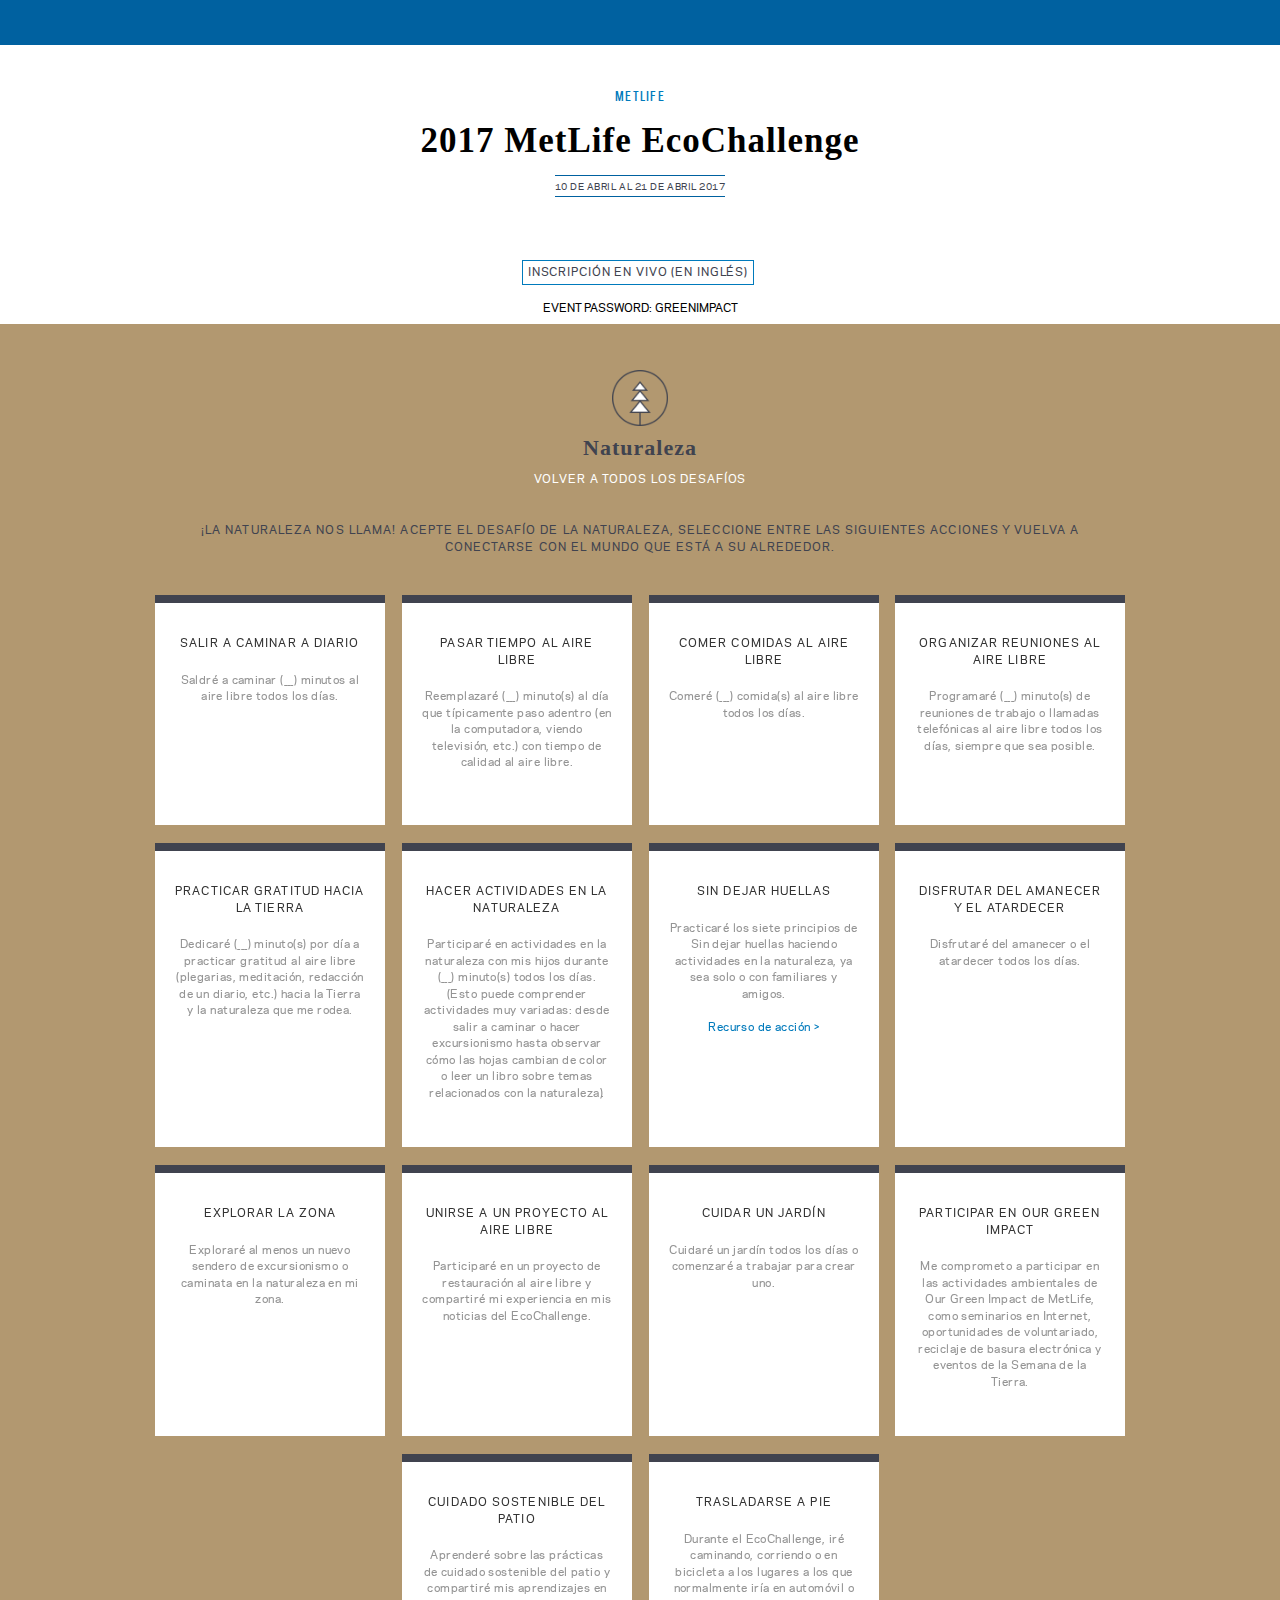
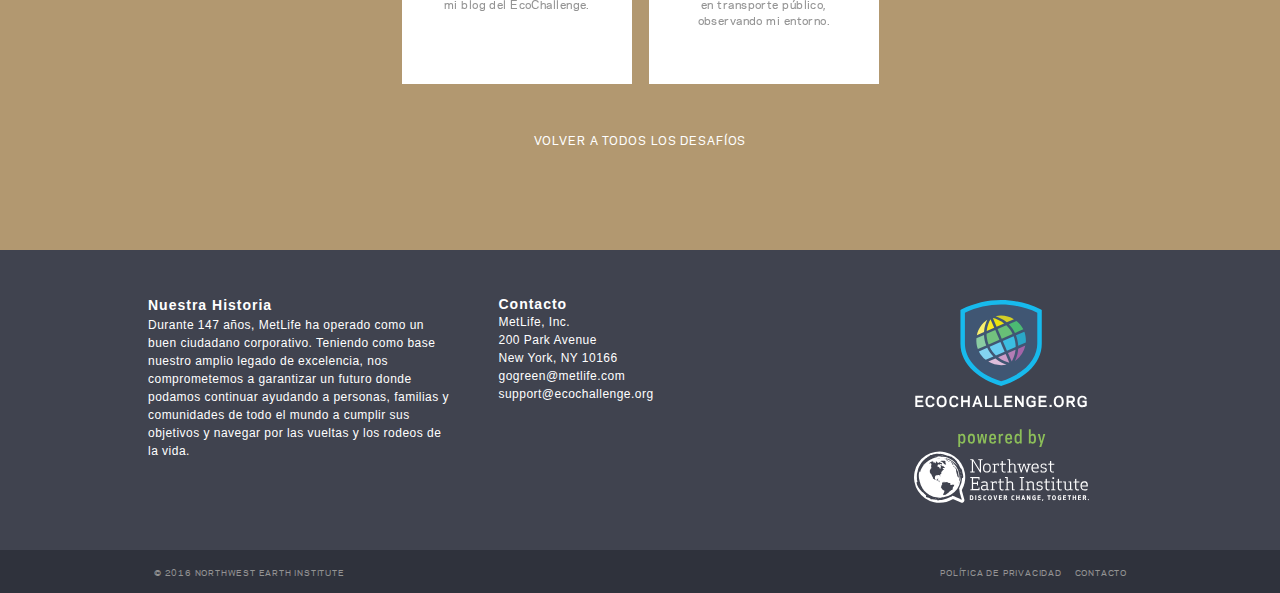
<file: challenges/nature.html>
﻿<!DOCTYPE html>
<!-- saved from url=(0033)https://metlife.ecochallenge.org/ -->
<html xmlns="http://www.w3.org/1999/xhtml" xmlns:og="http://ogp.me/ns#" xmlns:fb="https://www.facebook.com/2008/fbml">
  <head>
    <meta http-equiv="Content-Type" content="text/html; charset=utf-8">
  	<title>2017 MetLife EcoChallenge. Naturaleza</title>
  	<link rel="stylesheet" media="all" href="../assets/css/application-5cc373f3e802e7e0e462e8425ea378b8221cb4f92c5a6a8b7dd583d79beddf86.css" data-turbolinks-track="true">
    
  	<meta name="action-cable-url" content="/cable">
  	<meta name="viewport" content="width=device-width, initial-scale=1.0">
    <meta name="csrf-param" content="authenticity_token">
    <meta name="csrf-token" content="FI9DBr0aJIWCV3pI3DGhuBhYty/ftXUZ6eJGC8iUbw4HRXstQD3vAtMXPwzHukJNaM343hztLkkxTHsGpzr0gQ==">

    <!-- default meta -->
    <meta property="og:title" content="Northwest Earth Institute&#39;s #EcoChallenge">
    <meta property="og:type" content="website">
    <meta property="og:description" content="EcoChallenge gives you the tools and inspiration to reduce your impact
    on the planet and contribute to a healthy, vibrant, and sustainable future. Join us to prove that small actions
    add up to real change!">

    <link rel="apple-touch-icon" sizes="180x180" href="https://metlife.ecochallenge.org/apple-touch-icon.png">
    <link rel="icon" type="image/png" href="https://metlife.ecochallenge.org/favicon-32x32.png" sizes="32x32">
    <link rel="icon" type="image/png" href="https://metlife.ecochallenge.org/favicon-16x16.png" sizes="16x16">
    <link rel="manifest" href="https://metlife.ecochallenge.org/manifest.json">
    <link rel="mask-icon" href="https://metlife.ecochallenge.org/safari-pinned-tab.svg" color="#40434f">
    <meta name="theme-color" content="#ffffff">

  	<style type="text/css">
      nav.user-nav  {
        background-color: #0061A0;
      }

      a {
        color: #007ABC;
      }

      .button-primary, .button-primary.dark:hover, .award-point-list a, .award-point-list a .points::after, .event-header .event-nav a.outlined:hover, .event-header .event-nav a.outlined:active, .hero .button:hover, .button-outlined:hover  {
        background-color: #007ABC;
      }

      .event-header .event-nav a.outlined, .button-outlined {
          border-color: #007ABC;
      }

      .event-check-ins .days li.action-complete, .legend li .action-complete.marker {
        background-color: #0061A0;
      }

      .calendar .week a.action-complete {
          color: #0061A0;
          border-color: #0061A0;
      }

      .event-header .event-info .event-date-range {
          border-top: 1px solid #0061A0;
          border-bottom: 1px solid #0061A0;
      }

      h2, h3, h5, .participants-counter .title, .horizontal-section-title .title, .page-content .title {
        color: #333333;
      }

      .participant-feed .dropdown-wrapper&gt;.feed-filter {
         color: #0061A0;
      }

      .form-button-icon.facebook, .form-button-icon.google {
          display: none;
      }

      .hero .sign, .event-header .event-info .title a, h2, h3, h5, .participants-counter .title, .horizontal-section-title .title, .page-content .title, .placeholder .title, .challenges-slider .slider-header .title, .section-title .title, .team-hero .title, .team-detail-points .title, .dashboard-sidebar .team-summary .team-header .title, .dashboard-sidebar .user-summary .user-header .name, .impact-grid .impact-card .units, .dashboard-sidebar .impact-summary .challenge-impact .count, .participants-counter .count .digit-box span {
          font-family: Georgia, Times;
          font-weight: bold;
          text-transform: capitalize;
          letter-spacing: 1px;
      }

      .global-footer .top .subheading {
          font-family: Arial, Helvetica, sans-serif;
          text-transform: capitalize;
          letter-spacing: 1px;
          font-size: 14px;
          color: white;
      }

      .global-footer .top .social a, .global-footer .top .col, .global-footer .top .description {
          font-family: Arial, Helvetica, sans-serif;
          font-weight: normal;
          font-size: 12px;
      }

      .hero .copy, .company-callout .callout-container .blurb, .placeholder p, .page-content, .participant-action-cards .card-container .description p, .awarded-points-list tr+tr td, .section-title .description, .participants-feed-full .copy {
      font-family: Arial, Helvetica, sans-serif;
      }

      .placeholder p, .page-content, .section-title .description, .participants-feed-full .copy {
      font-size: 13px;
      }

      .hero .container-hero {
          max-width: 450px;
      }

      .event-header .event-info .title a {
          color: #000000;
      }

      .hero .copy {
      font-weight: bold;
      }

      .user-nav ul li a:hover {
      color: white;
      opacity: 0.8;
      }
    </style>
  </head>

	<body class="layout-event">
	  <header class="global-header">
	    <nav class="user-nav">
	    </nav>
	  </header>

		<div class="event-header">
	  	<div class="event-info">
	  		<div class="subtitle">
	  			<a href="https://metlife.ecochallenge.org">MetLife</a>
	  		</div>
	  		<div class="title">
	  			<a href="https://metlife.ecochallenge.org">2017 MetLife EcoChallenge</a>
	  		</div>
	      <div class="event-date-range" data-date-range="">
	        <span data-date-range-start="">10 de abril</span> <span> al </span> <span data-date-range-end="">21 de abril 2017</span>
	      </div>
	  	</div>
	  	<nav class="event-nav">
	  		<ul>
	        <li>
	          <a class="outlined" href="https://metlife.ecochallenge.org/users/join">INSCRIPCIÓN EN VIVO (EN INGLÉS)</a>
	        </li>
	  		</ul>
	  		<p style="display: block; text-transform: uppercase; font-size: .7em; margin-bottom: .75em; color: #000">event password: greenimpact</p>
	  	</nav>
	  </div>

		<section class="bg-spectrum spectrum07">
			<div class="container">
				<header class="section-title">
					<div class="icon">
						<img src="../assets/images/challenge_icons/default-nature-9694bacb3d7bd798dd2ed33abb759a4766d775c7b0a0b9939150b65cb3b70244.png" alt="Predeterminado: naturaleza" />
					</div>
					<h1 class="title">
						Naturaleza
					</h1>
					<a class="subtitle medium" href="../index.html">Volver a todos los desafíos</a>
					<p class="description uppercase">
						¡La naturaleza nos llama! Acepte el desafío de la naturaleza, seleccione entre las siguientes acciones y vuelva a conectarse con el mundo que está a su alrededor.
					</p>
				</header>
					
				<nav class="challenge-actions-list">
					<ul>
						<li>
							<div class="init">
								<div class="body">
									<h3 class="title">
										Salir a caminar a diario
									</h3>
									<p>
										Saldré a caminar (___) minutos al aire libre todos los días.
									</p>
								</div>
							</div>
						</li>
						<li>
							<div class="init">
								<div class="body">
									<h3 class="title">
										Pasar tiempo al aire libre
									</h3>
									<p>
										Reemplazaré (___) minuto(s) al día que típicamente paso adentro (en la computadora, viendo televisión, etc.) con tiempo de calidad al aire libre.
									</p>
								</div>
							</div>
						</li>
						<li>
							<div class="init">
								<div class="body">
									<h3 class="title">
										Comer comidas al aire libre
									</h3>
									<p>
										Comeré (___) comida(s) al aire libre todos los días.
									</p>
								</div>
							</div>
						</li>
						<li>
							<div class="init">
								<div class="body">
									<h3 class="title">
										Organizar reuniones al aire libre
									</h3>
									<p>
										Programaré (___) minuto(s) de reuniones de trabajo o llamadas telefónicas al aire libre todos los días, siempre que sea posible.
									</p>
								</div>
							</div>
						</li>
						<li>
							<div class="init">
								<div class="body">
									<h3 class="title">
										Practicar gratitud hacia la Tierra
									</h3>
									<p>
										Dedicaré (___) minuto(s) por día a practicar gratitud al aire libre (plegarias, meditación, redacción de un diario, etc.) hacia la Tierra y la naturaleza que me rodea.
									</p>
								</div>
							</div>
						</li>
						<li>
							<div class="init">
								<div class="body">
									<h3 class="title">
										Hacer actividades en la naturaleza
									</h3>
									<p>
										Participaré en actividades en la naturaleza con mis hijos durante (___) minuto(s) todos los días. (Esto puede comprender actividades muy variadas: desde salir a caminar o hacer excursionismo hasta observar cómo las hojas cambian de color o leer un libro sobre temas relacionados con la naturaleza).
									</p>
								</div>
							</div>
						</li>
						<li>
							<div class="init">
								<div class="body">
									<h3 class="title">
										Sin dejar huellas
									</h3>
									<p>
										Practicaré los siete principios de Sin dejar huellas haciendo actividades en la naturaleza, ya sea solo o con familiares y amigos. <br /><br /><a href="https://lnt.org/learn/7-principles" target="_blank">Recurso de acción &gt;</a>
									</p>
								</div>
							</div>
						</li>
						<li>
							<div class="init">
								<div class="body">
									<h3 class="title">
										Disfrutar del amanecer y el atardecer
									</h3>
									<p>
										Disfrutaré del amanecer o el atardecer todos los días.
									</p>
								</div>
							</div>
						</li>
						<li>
							<div class="init">
								<div class="body">
									<h3 class="title">
										Explorar la zona
									</h3>
									<p>
										Exploraré al menos un nuevo sendero de excursionismo o caminata en la naturaleza en mi zona.
									</p>
								</div>
							</div>
						</li>
						<li>
							<div class="init">
								<div class="body">
									<h3 class="title">
										Unirse a un proyecto al aire libre
									</h3>
									<p>
										Participaré en un proyecto de restauración al aire libre y compartiré mi experiencia en mis noticias del EcoChallenge.
									</p>
								</div>
							</div>
						</li>
						<li>
							<div class="init">
								<div class="body">
									<h3 class="title">
										Cuidar un jardín
									</h3>
									<p>
										Cuidaré un jardín todos los días o comenzaré a trabajar para crear uno.
									</p>
								</div>
							</div>
						</li>
						<li>
							<div class="init">
								<div class="body">
									<h3 class="title">
										Participar en Our Green Impact
									</h3>
									<p>
										Me comprometo a participar en las actividades ambientales de Our Green Impact de MetLife, como seminarios en Internet, oportunidades de voluntariado, reciclaje de basura electrónica y eventos de la Semana de la Tierra.
									</p>
								</div>
							</div>
						</li>
						<li>
							<div class="init">
								<div class="body">
									<h3 class="title">
										Cuidado sostenible del patio
									</h3>
									<p>
										Aprenderé sobre las prácticas de cuidado sostenible del patio y compartiré mis aprendizajes en mi blog del EcoChallenge.
									</p>
								</div>
							</div>
						</li>
						<li>
							<div class="init">
								<div class="body">
									<h3 class="title">
										Trasladarse a pie
									</h3>
									<p>
										Durante el EcoChallenge, iré caminando, corriendo o en bicicleta a los lugares a los que normalmente iría en automóvil o en transporte público, observando mi entorno.
									</p>
								</div>
							</div>
						</li>
					</ul>
				</nav>
				<p class="align-center">
					<a class="back-link" href="../index.html">Volver a todos los desafíos</a>
				</p>
			</div>
		</section>

  	<footer class="global-footer">
    	<section class="bg-neutral100">
    		<div class="top">
    			<div class="left">
    				<span class="description">
              <div class="subheading">Nuestra historia</div>
              Durante 147 años, MetLife ha operado como un buen ciudadano corporativo. Teniendo como base nuestro amplio legado de excelencia, nos comprometemos a garantizar un futuro donde podamos continuar ayudando a personas, familias y comunidades de todo el mundo a cumplir sus objetivos y navegar por las vueltas y los rodeos de la vida. </span> <span class="col">
              <div class="subheading">Contacto</div>
              <div>
                MetLife, Inc.<br />200 Park Avenue<br />New York, NY 10166<br />gogreen@metlife.com
              </div>
              <div class="support-link">
                <a href="mailto:support@ecochallenge.org">support@ecochallenge.org</a>
              </div>
            </span>
  			  </div>
    			<div class="right">
            <div class="logo callout ecochallenge">
              <a href="http://ecochallenge.org/" target="_blank"> <img src="../assets/images/logos/logo-wide-ac491350e6eb8143f5aa64a2675dfcce427fd760e49331b012e2dbd19f3d1c21.svg" alt="Logotipo ancho" /> </a>
            </div>
            <div class="logo callout nwei">
              <a href="http://ecochallenge.org/our-story" target="_blank"> <img src="../assets/images/logos/logo-nwei-12413fbb87ec230927906cc8c5f451d8d2ffea9813f95da5d4e6df0b9ddfa32f.svg" alt="Logotipo NWEI" /> </a>
            </div>
    			</div>
    		</div>
    	</section>
    	<section class="bg-neutral120">
    		<div class="bottom">
    			<div class="right">
            <a href="https://ecochallenge.org/wp-content/uploads/2016/07/NWEI-Privacy-Polic_07.01.16.pdf">política de privacidad</a> <a href="https://ecochallenge.org/contact/">contacto</a>
    			</div>
    			<div class="left">
    				<span class="colophon">© 2016 Northwest Earth Institute</span>
    			</div>
    		</div>
    	</section>
    </footer>
  </body>
</html>
</file>
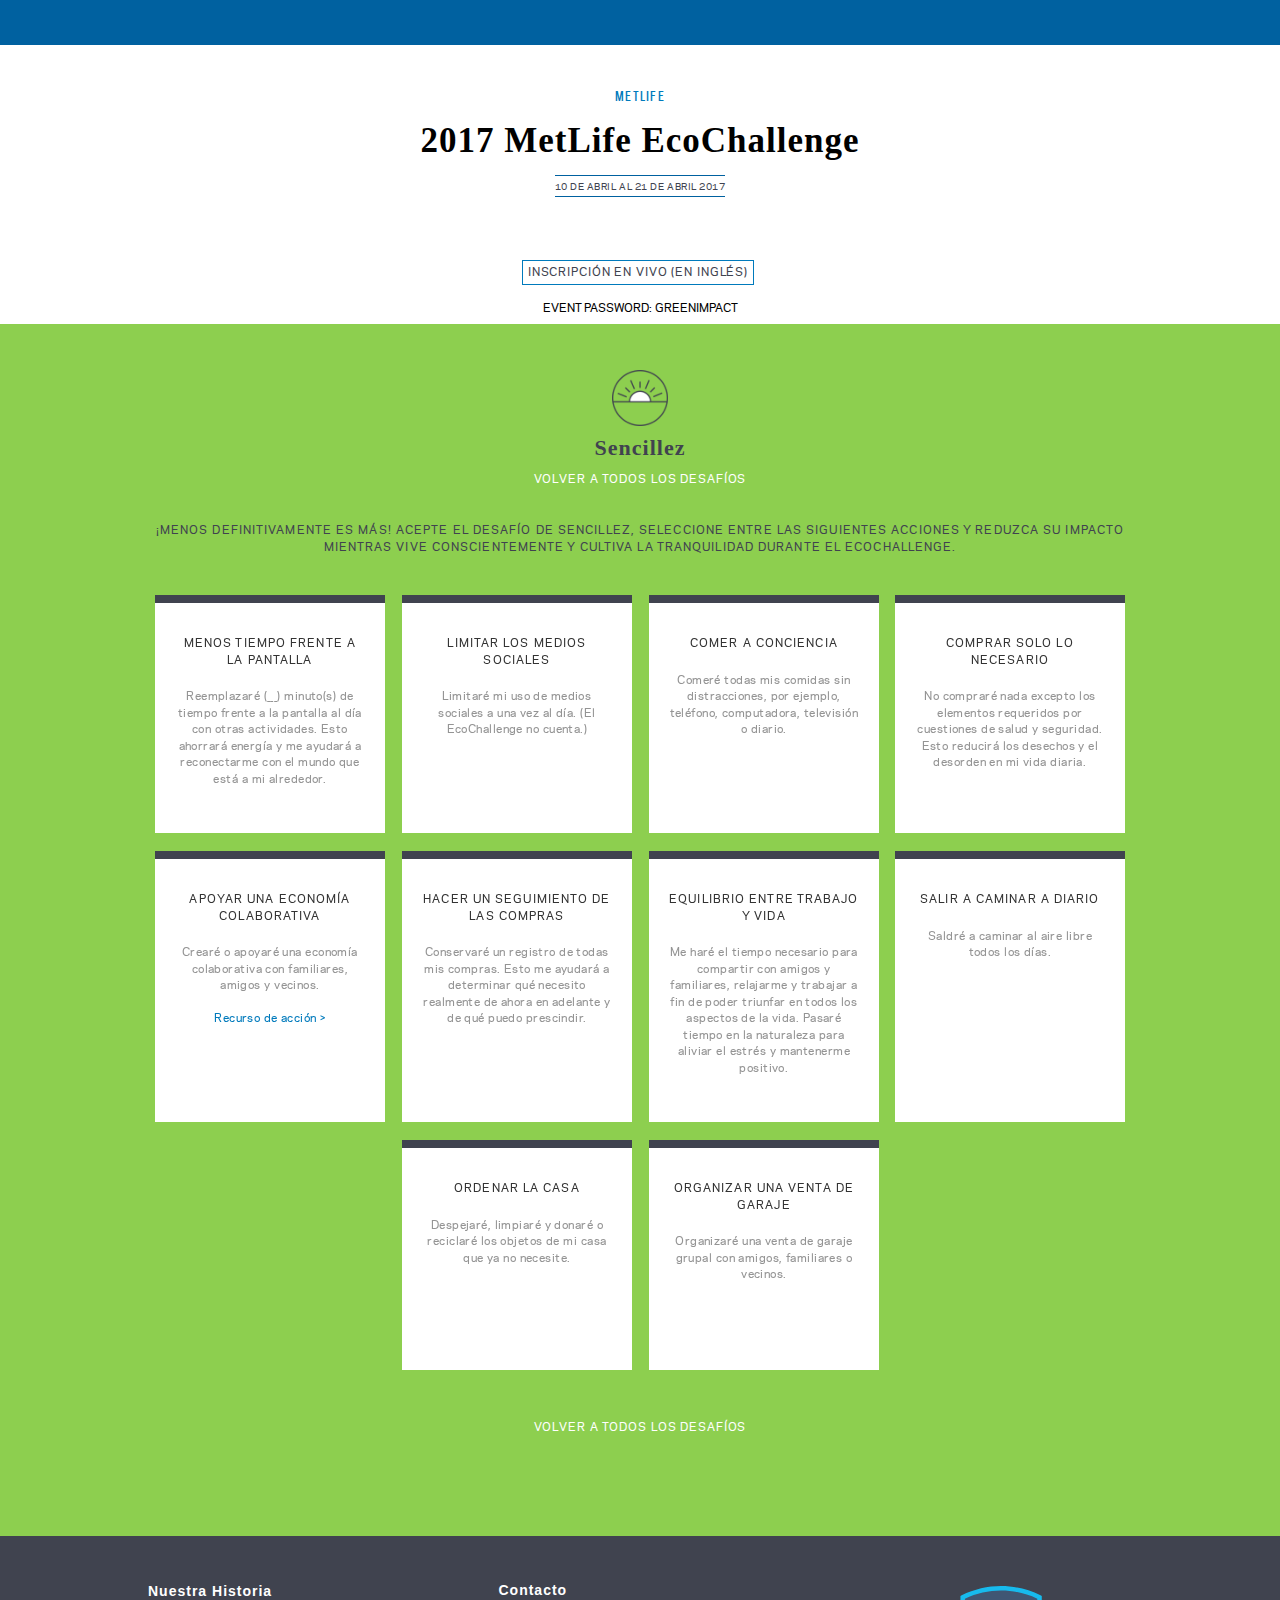
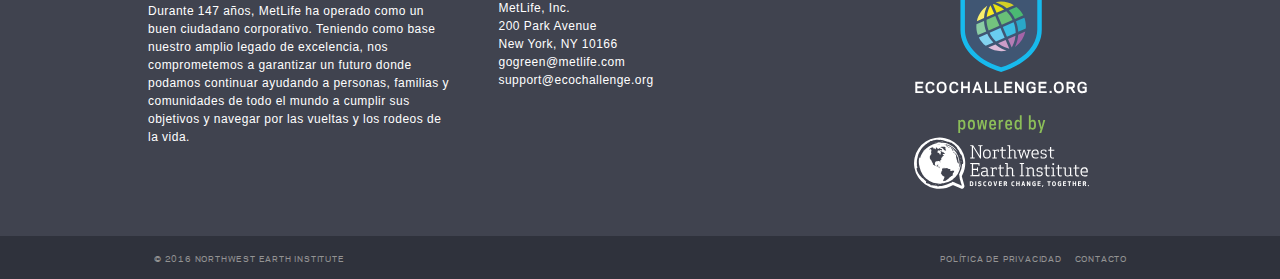
<file: challenges/simplicity.html>
﻿<!DOCTYPE html>
<!-- saved from url=(0033)https://metlife.ecochallenge.org/ -->
<html xmlns="http://www.w3.org/1999/xhtml" xmlns:og="http://ogp.me/ns#" xmlns:fb="https://www.facebook.com/2008/fbml">
  <head>
    <meta http-equiv="Content-Type" content="text/html; charset=utf-8">
  	<title>2017 MetLife EcoChallenge. Sencillez</title>
  	<link rel="stylesheet" media="all" href="../assets/css/application-5cc373f3e802e7e0e462e8425ea378b8221cb4f92c5a6a8b7dd583d79beddf86.css" data-turbolinks-track="true">
    
  	<meta name="action-cable-url" content="/cable">
  	<meta name="viewport" content="width=device-width, initial-scale=1.0">
    <meta name="csrf-param" content="authenticity_token">
    <meta name="csrf-token" content="FI9DBr0aJIWCV3pI3DGhuBhYty/ftXUZ6eJGC8iUbw4HRXstQD3vAtMXPwzHukJNaM343hztLkkxTHsGpzr0gQ==">

    <!-- default meta -->
    <meta property="og:title" content="Northwest Earth Institute&#39;s #EcoChallenge">
    <meta property="og:type" content="website">
    <meta property="og:description" content="EcoChallenge gives you the tools and inspiration to reduce your impact
    on the planet and contribute to a healthy, vibrant, and sustainable future. Join us to prove that small actions
    add up to real change!">

    <link rel="apple-touch-icon" sizes="180x180" href="https://metlife.ecochallenge.org/apple-touch-icon.png">
    <link rel="icon" type="image/png" href="https://metlife.ecochallenge.org/favicon-32x32.png" sizes="32x32">
    <link rel="icon" type="image/png" href="https://metlife.ecochallenge.org/favicon-16x16.png" sizes="16x16">
    <link rel="manifest" href="https://metlife.ecochallenge.org/manifest.json">
    <link rel="mask-icon" href="https://metlife.ecochallenge.org/safari-pinned-tab.svg" color="#40434f">
    <meta name="theme-color" content="#ffffff">

  	<style type="text/css">
      nav.user-nav  {
        background-color: #0061A0;
      }

      a {
        color: #007ABC;
      }

      .button-primary, .button-primary.dark:hover, .award-point-list a, .award-point-list a .points::after, .event-header .event-nav a.outlined:hover, .event-header .event-nav a.outlined:active, .hero .button:hover, .button-outlined:hover  {
        background-color: #007ABC;
      }

      .event-header .event-nav a.outlined, .button-outlined {
          border-color: #007ABC;
      }

      .event-check-ins .days li.action-complete, .legend li .action-complete.marker {
        background-color: #0061A0;
      }

      .calendar .week a.action-complete {
          color: #0061A0;
          border-color: #0061A0;
      }

      .event-header .event-info .event-date-range {
          border-top: 1px solid #0061A0;
          border-bottom: 1px solid #0061A0;
      }

      h2, h3, h5, .participants-counter .title, .horizontal-section-title .title, .page-content .title {
        color: #333333;
      }

      .participant-feed .dropdown-wrapper&gt;.feed-filter {
         color: #0061A0;
      }

      .form-button-icon.facebook, .form-button-icon.google {
          display: none;
      }

      .hero .sign, .event-header .event-info .title a, h2, h3, h5, .participants-counter .title, .horizontal-section-title .title, .page-content .title, .placeholder .title, .challenges-slider .slider-header .title, .section-title .title, .team-hero .title, .team-detail-points .title, .dashboard-sidebar .team-summary .team-header .title, .dashboard-sidebar .user-summary .user-header .name, .impact-grid .impact-card .units, .dashboard-sidebar .impact-summary .challenge-impact .count, .participants-counter .count .digit-box span {
          font-family: Georgia, Times;
          font-weight: bold;
          text-transform: capitalize;
          letter-spacing: 1px;
      }

      .global-footer .top .subheading {
          font-family: Arial, Helvetica, sans-serif;
          text-transform: capitalize;
          letter-spacing: 1px;
          font-size: 14px;
          color: white;
      }

      .global-footer .top .social a, .global-footer .top .col, .global-footer .top .description {
          font-family: Arial, Helvetica, sans-serif;
          font-weight: normal;
          font-size: 12px;
      }

      .hero .copy, .company-callout .callout-container .blurb, .placeholder p, .page-content, .participant-action-cards .card-container .description p, .awarded-points-list tr+tr td, .section-title .description, .participants-feed-full .copy {
      font-family: Arial, Helvetica, sans-serif;
      }

      .placeholder p, .page-content, .section-title .description, .participants-feed-full .copy {
      font-size: 13px;
      }

      .hero .container-hero {
          max-width: 450px;
      }

      .event-header .event-info .title a {
          color: #000000;
      }

      .hero .copy {
      font-weight: bold;
      }

      .user-nav ul li a:hover {
      color: white;
      opacity: 0.8;
      }
    </style>
  </head>

	<body class="layout-event">
	  <header class="global-header">
	    <nav class="user-nav">
	    </nav>
	  </header>

		<div class="event-header">
	  	<div class="event-info">
	  		<div class="subtitle">
	  			<a href="https://metlife.ecochallenge.org">MetLife</a>
	  		</div>
	  		<div class="title">
	  			<a href="https://metlife.ecochallenge.org">2017 MetLife EcoChallenge</a>
	  		</div>
	      <div class="event-date-range" data-date-range="">
	        <span data-date-range-start="">10 de abril</span> <span> al </span> <span data-date-range-end="">21 de abril 2017</span>
	      </div>
	  	</div>
	  	<nav class="event-nav">
	  		<ul>
	        <li>
	          <a class="outlined" href="https://metlife.ecochallenge.org/users/join">INSCRIPCIÓN EN VIVO (EN INGLÉS)</a>
	        </li>
	  		</ul>
	  		<p style="display: block; text-transform: uppercase; font-size: .7em; margin-bottom: .75em; color: #000">event password: greenimpact</p>
	  	</nav>
	  </div>

		<section class="bg-spectrum spectrum09">
			<div class="container">
				<header class="section-title">
					<div class="icon">
						<img src="../assets/images/challenge_icons/default-simplicity-2ab206358977adf8bd9ae146f052b36c1175d009535a7359d5531e840e44e11e.png" alt="Predeterminado: sencillez" />
					</div>
					<h1 class="title">
						Sencillez
					</h1>
					<a class="subtitle medium" href="../index.html">Volver a todos los desafíos</a>
					<p class="description uppercase">
						¡Menos definitivamente es más! Acepte el desafío de sencillez, seleccione entre las siguientes acciones y reduzca su impacto mientras vive conscientemente y cultiva la tranquilidad durante el EcoChallenge.
					</p>
				</header>
				
				<nav class="challenge-actions-list">
					<ul>
						<li>
							<div class="init">
								<div class="body">
									<h3 class="title">
										Menos tiempo frente a la pantalla
									</h3>
									<p>
										Reemplazaré (___) minuto(s) de tiempo frente a la pantalla al día con otras actividades. Esto ahorrará energía y me ayudará a reconectarme con el mundo que está a mi alrededor. 
									</p>
								</div>
							</div>
						</li>
						<li>
							<div class="init">
								<div class="body">
									<h3 class="title">
										Limitar los medios sociales
									</h3>
									<p>
										Limitaré mi uso de medios sociales a una vez al día. (El EcoChallenge no cuenta.)
									</p>
								</div>
							</div>
						</li>
						<li>
							<div class="init">
								<div class="body">
									<h3 class="title">
										Comer a conciencia
									</h3>
									<p>
										Comeré todas mis comidas sin distracciones, por ejemplo, teléfono, computadora, televisión o diario.
									</p>
								</div>
							</div>
						</li>
						<li>
							<div class="init">
								<div class="body">
									<h3 class="title">
										Comprar solo lo necesario
									</h3>
									<p data-description>
										No compraré nada excepto los elementos requeridos por cuestiones de salud y seguridad. Esto reducirá los desechos y el desorden en mi vida diaria.
									</p>
								</div>
							</div>
						</li>
						<li>
							<div class="init">
								<div class="body">
									<h3 class="title">
										Apoyar una economía colaborativa
									</h3>
									<p>
										Crearé o apoyaré una economía colaborativa con familiares, amigos y vecinos. <br /><br /><a href="http://www.thepeoplewhoshare.com/blog/what-is-the-sharing-economy/" target="_blank">Recurso de acción &gt;</a>
									</p>
								</div>
							</div>
						</li>
						<li>
							<div class="init">
								<div class="body">
									<h3 class="title">
										Hacer un seguimiento de las compras
									</h3>
									<p>
										Conservaré un registro de todas mis compras. Esto me ayudará a determinar qué necesito realmente de ahora en adelante y de qué puedo prescindir. 
									</p>
								</div>
							</div>
						</li>
						<li>
							<div class="init">
								<div class="body">
									<h3 class="title">
										Equilibrio entre trabajo y vida
									</h3>
									<p>
										Me haré el tiempo necesario para compartir con amigos y familiares, relajarme y trabajar a fin de poder triunfar en todos los aspectos de la vida. Pasaré tiempo en la naturaleza para aliviar el estrés y mantenerme positivo.
									</p>
								</div>
							</div>
						</li>
						<li>
							<div class="init">
								<div class="body">
									<h3 class="title">
										Salir a caminar a diario
									</h3>
									<p>
										Saldré a caminar al aire libre todos los días.
									</p>
								</div>
							</div>
						</li>
						<li>
							<div class="init">
								<div class="body">
									<h3 class="title">
										Ordenar la casa
									</h3>
									<p>
										Despejaré, limpiaré y donaré o reciclaré los objetos de mi casa que ya no necesite.
									</p>
								</div>
							</div>
						<li>
							<div class="init">
								<div class="body">
									<h3 class="title">
										Organizar una venta de garaje
									</h3>
									<p>
										Organizaré una venta de garaje grupal con amigos, familiares o vecinos.
									</p>
								</div>
							</div>
						</li>
					</ul>
				</nav>
				<p class="align-center">
					<a class="back-link" href="../index.html">Volver a todos los desafíos</a>
				</p>
			</div>
		</section>

  	<footer class="global-footer">
    	<section class="bg-neutral100">
    		<div class="top">
    			<div class="left">
    				<span class="description">
              <div class="subheading">Nuestra historia</div>
              Durante 147 años, MetLife ha operado como un buen ciudadano corporativo. Teniendo como base nuestro amplio legado de excelencia, nos comprometemos a garantizar un futuro donde podamos continuar ayudando a personas, familias y comunidades de todo el mundo a cumplir sus objetivos y navegar por las vueltas y los rodeos de la vida. </span> <span class="col">
              <div class="subheading">Contacto</div>
              <div>
                MetLife, Inc.<br />200 Park Avenue<br />New York, NY 10166<br />gogreen@metlife.com
              </div>
              <div class="support-link">
                <a href="mailto:support@ecochallenge.org">support@ecochallenge.org</a>
              </div>
            </span>
  			  </div>
    			<div class="right">
            <div class="logo callout ecochallenge">
              <a href="http://ecochallenge.org/" target="_blank"> <img src="../assets/images/logos/logo-wide-ac491350e6eb8143f5aa64a2675dfcce427fd760e49331b012e2dbd19f3d1c21.svg" alt="Logotipo ancho" /> </a>
            </div>
            <div class="logo callout nwei">
              <a href="http://ecochallenge.org/our-story" target="_blank"> <img src="../assets/images/logos/logo-nwei-12413fbb87ec230927906cc8c5f451d8d2ffea9813f95da5d4e6df0b9ddfa32f.svg" alt="Logotipo NWEI" /> </a>
            </div>
    			</div>
    		</div>
    	</section>
    	<section class="bg-neutral120">
    		<div class="bottom">
    			<div class="right">
            <a href="https://ecochallenge.org/wp-content/uploads/2016/07/NWEI-Privacy-Polic_07.01.16.pdf">política de privacidad</a> <a href="https://ecochallenge.org/contact/">contacto</a>
    			</div>
    			<div class="left">
    				<span class="colophon">© 2016 Northwest Earth Institute</span>
    			</div>
    		</div>
    	</section>
    </footer>
  </body>
</html>
</file>
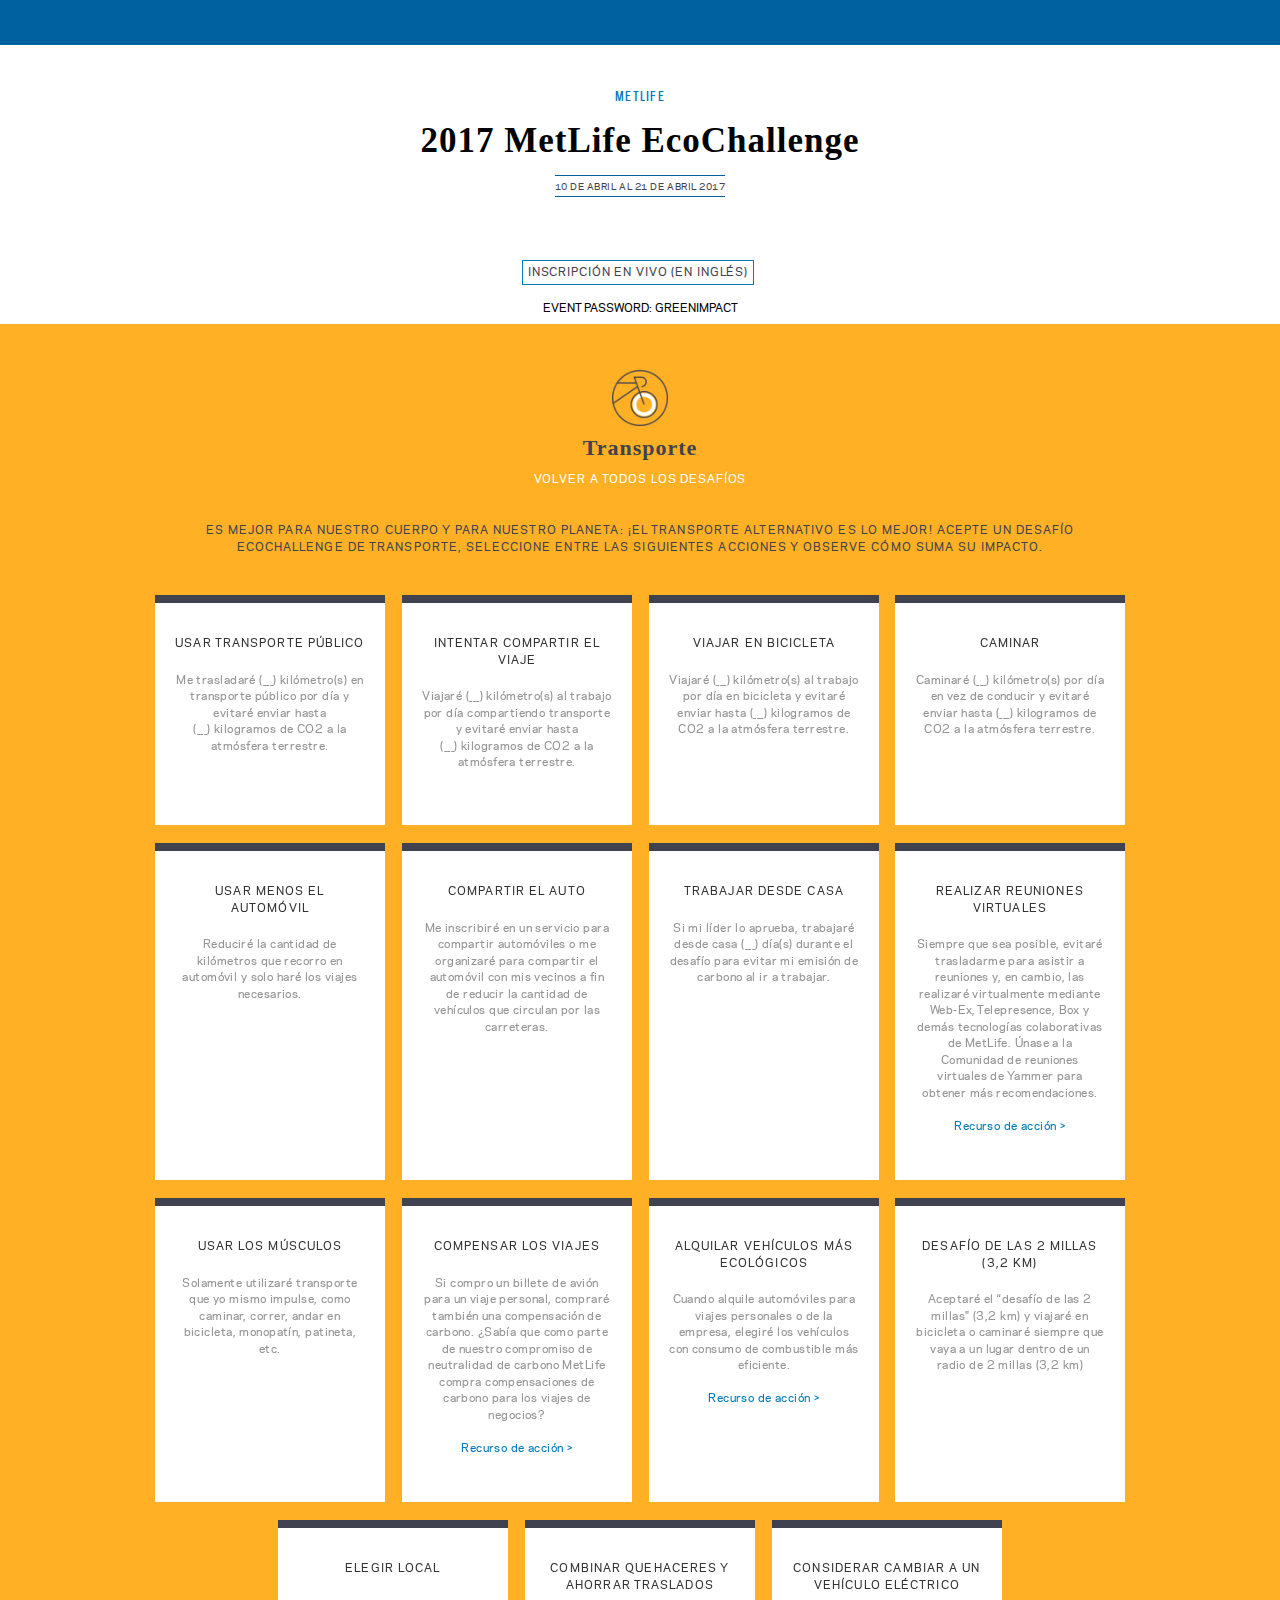
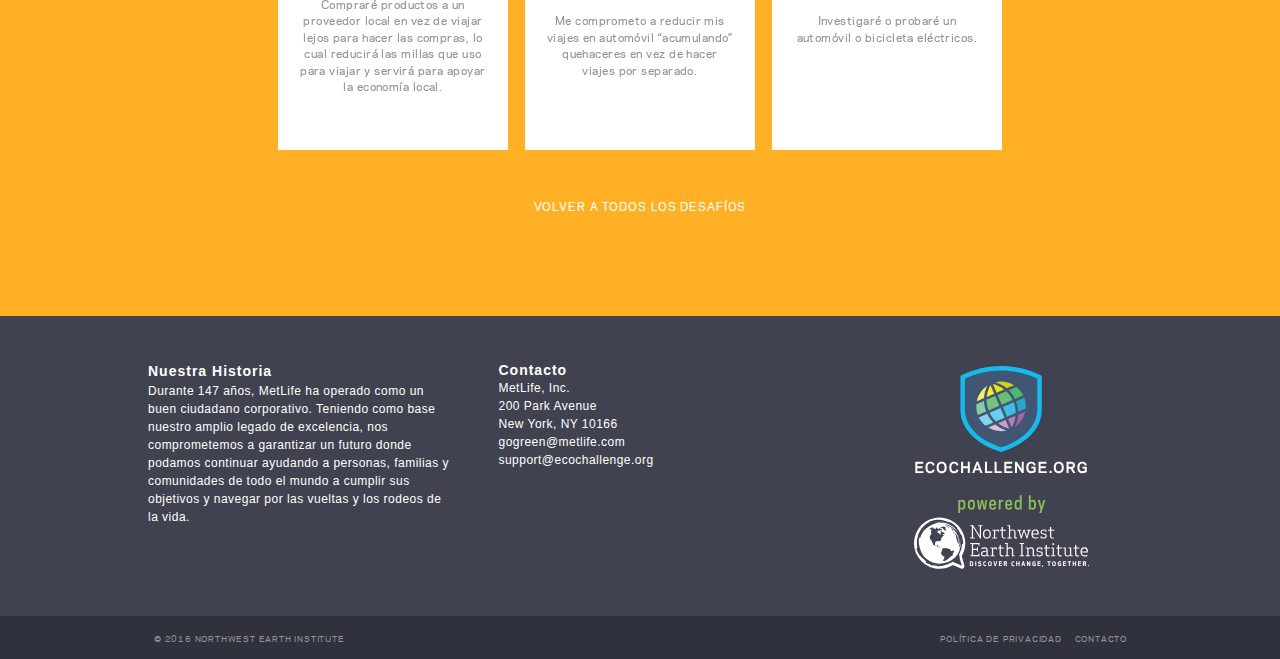
<file: challenges/transportation.html>
﻿<!DOCTYPE html>
<!-- saved from url=(0033)https://metlife.ecochallenge.org/ -->
<html xmlns="http://www.w3.org/1999/xhtml" xmlns:og="http://ogp.me/ns#" xmlns:fb="https://www.facebook.com/2008/fbml">
  <head>
    <meta http-equiv="Content-Type" content="text/html; charset=utf-8">
  	<title>2017 MetLife EcoChallenge. Transporte</title>
  	<link rel="stylesheet" media="all" href="../assets/css/application-5cc373f3e802e7e0e462e8425ea378b8221cb4f92c5a6a8b7dd583d79beddf86.css" data-turbolinks-track="true">
    
  	<meta name="action-cable-url" content="/cable">
  	<meta name="viewport" content="width=device-width, initial-scale=1.0">
    <meta name="csrf-param" content="authenticity_token">
    <meta name="csrf-token" content="FI9DBr0aJIWCV3pI3DGhuBhYty/ftXUZ6eJGC8iUbw4HRXstQD3vAtMXPwzHukJNaM343hztLkkxTHsGpzr0gQ==">

    <!-- default meta -->
    <meta property="og:title" content="Northwest Earth Institute&#39;s #EcoChallenge">
    <meta property="og:type" content="website">
    <meta property="og:description" content="EcoChallenge gives you the tools and inspiration to reduce your impact
    on the planet and contribute to a healthy, vibrant, and sustainable future. Join us to prove that small actions
    add up to real change!">

    <link rel="apple-touch-icon" sizes="180x180" href="https://metlife.ecochallenge.org/apple-touch-icon.png">
    <link rel="icon" type="image/png" href="https://metlife.ecochallenge.org/favicon-32x32.png" sizes="32x32">
    <link rel="icon" type="image/png" href="https://metlife.ecochallenge.org/favicon-16x16.png" sizes="16x16">
    <link rel="manifest" href="https://metlife.ecochallenge.org/manifest.json">
    <link rel="mask-icon" href="https://metlife.ecochallenge.org/safari-pinned-tab.svg" color="#40434f">
    <meta name="theme-color" content="#ffffff">

  	<style type="text/css">
      nav.user-nav  {
        background-color: #0061A0;
      }

      a {
        color: #007ABC;
      }

      .button-primary, .button-primary.dark:hover, .award-point-list a, .award-point-list a .points::after, .event-header .event-nav a.outlined:hover, .event-header .event-nav a.outlined:active, .hero .button:hover, .button-outlined:hover  {
        background-color: #007ABC;
      }

      .event-header .event-nav a.outlined, .button-outlined {
          border-color: #007ABC;
      }

      .event-check-ins .days li.action-complete, .legend li .action-complete.marker {
        background-color: #0061A0;
      }

      .calendar .week a.action-complete {
          color: #0061A0;
          border-color: #0061A0;
      }

      .event-header .event-info .event-date-range {
          border-top: 1px solid #0061A0;
          border-bottom: 1px solid #0061A0;
      }

      h2, h3, h5, .participants-counter .title, .horizontal-section-title .title, .page-content .title {
        color: #333333;
      }

      .participant-feed .dropdown-wrapper&gt;.feed-filter {
         color: #0061A0;
      }

      .form-button-icon.facebook, .form-button-icon.google {
          display: none;
      }

      .hero .sign, .event-header .event-info .title a, h2, h3, h5, .participants-counter .title, .horizontal-section-title .title, .page-content .title, .placeholder .title, .challenges-slider .slider-header .title, .section-title .title, .team-hero .title, .team-detail-points .title, .dashboard-sidebar .team-summary .team-header .title, .dashboard-sidebar .user-summary .user-header .name, .impact-grid .impact-card .units, .dashboard-sidebar .impact-summary .challenge-impact .count, .participants-counter .count .digit-box span {
          font-family: Georgia, Times;
          font-weight: bold;
          text-transform: capitalize;
          letter-spacing: 1px;
      }

      .global-footer .top .subheading {
          font-family: Arial, Helvetica, sans-serif;
          text-transform: capitalize;
          letter-spacing: 1px;
          font-size: 14px;
          color: white;
      }

      .global-footer .top .social a, .global-footer .top .col, .global-footer .top .description {
          font-family: Arial, Helvetica, sans-serif;
          font-weight: normal;
          font-size: 12px;
      }

      .hero .copy, .company-callout .callout-container .blurb, .placeholder p, .page-content, .participant-action-cards .card-container .description p, .awarded-points-list tr+tr td, .section-title .description, .participants-feed-full .copy {
      font-family: Arial, Helvetica, sans-serif;
      }

      .placeholder p, .page-content, .section-title .description, .participants-feed-full .copy {
      font-size: 13px;
      }

      .hero .container-hero {
          max-width: 450px;
      }

      .event-header .event-info .title a {
          color: #000000;
      }

      .hero .copy {
      font-weight: bold;
      }

      .user-nav ul li a:hover {
      color: white;
      opacity: 0.8;
      }
    </style>
  </head>

	<body class="layout-event">
	  <header class="global-header">
	    <nav class="user-nav">
	    </nav>
	  </header>

		<div class="event-header">
	  	<div class="event-info">
	  		<div class="subtitle">
	  			<a href="https://metlife.ecochallenge.org">MetLife</a>
	  		</div>
	  		<div class="title">
	  			<a href="https://metlife.ecochallenge.org">2017 MetLife EcoChallenge</a>
	  		</div>
	      <div class="event-date-range" data-date-range="">
	        <span data-date-range-start="">10 de abril</span> <span> al </span> <span data-date-range-end="">21 de abril 2017</span>
	      </div>
	  	</div>
	  	<nav class="event-nav">
	  		<ul>
	        <li>
	          <a class="outlined" href="https://metlife.ecochallenge.org/users/join">INSCRIPCIÓN EN VIVO (EN INGLÉS)</a>
	        </li>
	  		</ul>
	  		<p style="display: block; text-transform: uppercase; font-size: .7em; margin-bottom: .75em; color: #000">event password: greenimpact</p>
	  	</nav>
	  </div>
	
		<section class="bg-spectrum spectrum06">
			<div class="container">
				<header class="section-title">
					<div class="icon">
						<img src="../assets/images/challenge_icons/default-transportation-209613828ba3fc6d4e1d292b6586ab28a8db3da3724b90ecfeecfe1c3a97d388.png" alt="Predeterminado: transporte" />
					</div>
					<h1 class="title">
						Transporte
					</h1>
					<a class="subtitle medium" href="../index.html">Volver a todos los desafíos</a>
					<p class="description uppercase">
						Es mejor para nuestro cuerpo y para nuestro planeta: ¡el transporte alternativo es lo mejor! Acepte un desafío EcoChallenge de transporte, seleccione entre las siguientes acciones y observe cómo suma su impacto.
					</p>
				</header>
					
				<nav class="challenge-actions-list">
					<ul>
						<li>
							<div class="init">
								<div class="body">
									<h3 class="title">
										Usar transporte público
									</h3>
									<p>
										Me trasladaré (___) kilómetro(s) en transporte público por día y evitaré enviar hasta (___) kilogramos de CO2 a la atmósfera terrestre.
									</p>
								</div>
							</div>
						</li>
						<li>
							<div class="init">
								<div class="body">
									<h3 class="title">
										Intentar compartir el viaje
									</h3>
									<p>
										Viajaré (___) kilómetro(s) al trabajo por día compartiendo transporte y evitaré enviar hasta (___) kilogramos de CO2 a la atmósfera terrestre.
									</p>
								</div>
							</div>
						</li>
						<li>
							<div class="init">
								<div class="body">
									<h3 class="title">
										Viajar en bicicleta
									</h3>
									<p>
										Viajaré (___) kilómetro(s) al trabajo por día en bicicleta y evitaré enviar hasta (___) kilogramos de CO2 a la atmósfera terrestre.
									</p>
								</div>
							</div>
						</li>
						<li>
							<div class="init">
								<div class="body">
									<h3 class="title">
										Caminar
									</h3>
									<p>
										Caminaré (___) kilómetro(s) por día en vez de conducir y evitaré enviar hasta (___) kilogramos de CO2 a la atmósfera terrestre.
									</p>
								</div>
							</div>
						</li>
						<li>
							<div class="init">
								<div class="body">
									<h3 class="title">
										Usar menos el automóvil
									</h3>
									<p>
										Reduciré la cantidad de kilómetros que recorro en automóvil y solo haré los viajes necesarios.
									</p>
								</div>
							</div>
						</li>
						<li>
							<div class="init">
								<div class="body">
									<h3 class="title">
										Compartir el auto
									</h3>
									<p>
										Me inscribiré en un servicio para compartir automóviles o me organizaré para compartir el automóvil con mis vecinos a fin de reducir la cantidad de vehículos que circulan por las carreteras.
									</p>
								</div>
							</div>
						</li>
						<li>
							<div class="init">
								<div class="body">
									<h3 class="title">
										Trabajar desde casa
									</h3>
									<p>
										Si mi líder lo aprueba, trabajaré desde casa (___) día(s) durante el desafío para evitar mi emisión de carbono al ir a trabajar.
									</p>
								</div>
							</div>
						</li>
						<li>
							<div class="init">
								<div class="body">
									<h3 class="title">
										Realizar reuniones virtuales
									</h3>
									<p>
										Siempre que sea posible, evitaré trasladarme para asistir a reuniones y, en cambio, las realizaré virtualmente mediante Web-Ex, Telepresence, Box y demás tecnologías colaborativas de MetLife. Únase a la Comunidad de reuniones virtuales de Yammer para obtener más recomendaciones. <br /><br /><a href="https://my.metlife.com/en/Pages/Explore-MetLife/webex_home.aspx" target="_blank">Recurso de acción &gt;</a>
									</p>
								</div>
							</div>
						</li>
						<li>
							<div class="init">
								<div class="body">
									<h3 class="title">
										Usar los músculos
									</h3>
									<p>
										Solamente utilizaré transporte que yo mismo impulse, como caminar, correr, andar en bicicleta, monopatín, patineta, etc.
									</p>
								</div>
							</div>
						</li>
						<li>
							<div class="init">
								<div class="body">
									<h3 class="title">
										Compensar los viajes
									</h3>
									<p>
										Si compro un billete de avión para un viaje personal, compraré también una compensación de carbono. ¿Sabía que como parte de nuestro compromiso de neutralidad de carbono MetLife compra compensaciones de carbono para los viajes de negocios? <br /><br /><a href="https://www.metlife.com/about/press-room/us-press-releases/2017/index.html?compID=214348" target="_blank">Recurso de acción &gt;</a>
									</p>
								</div>
							</div>
						</li>
						<li>
							<div class="init">
								<div class="body">
									<h3 class="title">
										Alquilar vehículos más ecológicos
									</h3>
									<p>
										Cuando alquile automóviles para viajes personales o de la empresa, elegiré los vehículos con consumo de combustible más eficiente. <br /><br /><a href="https://portal2.bcdtravel.com/metlife/Default.aspx?TabId=38428&amp;language=en-US" target="_blank">Recurso de acción &gt;</a>
									</p>
								</div>
							</div>
						</li>
						<li>
							<div class="init">
								<div class="body">
									<h3 class="title">
										Desafío de las 2 millas (3,2 km)
									</h3>
									<p>
										Aceptaré el “desafío de las 2 millas" (3,2 km) y viajaré en bicicleta o caminaré siempre que vaya a un lugar dentro de un radio de 2 millas (3,2 km)
									</p>
								</div>
							</div>
						</li>
						<li>
							<div class="init">
								<div class="body">
									<h3 class="title">
										Elegir local
									</h3>
									<p>
										Compraré productos a un proveedor local en vez de viajar lejos para hacer las compras, lo cual reducirá las millas que uso para viajar y servirá para apoyar la economía local.
									</p>
								</div>
							</div>
						</li>
						<li>
							<div class="init">
								<div class="body">
									<h3 class="title">
										Combinar quehaceres y ahorrar traslados
									</h3>
									<p>
										Me comprometo a reducir mis viajes en automóvil “acumulando” quehaceres en vez de hacer viajes por separado.
									</p>
								</div>
							</div>
						</li>
						<li>
							<div class="init">
								<div class="body">
									<h3 class="title">
										Considerar cambiar a un vehículo eléctrico
									</h3>
									<p>
										Investigaré o probaré un automóvil o bicicleta eléctricos.
									</p>
								</div>
							</div>
						</li>
					</ul>
				</nav>
				<p class="align-center">
					<a class="back-link" href="../index.html">Volver a todos los desafíos</a>
				</p>
			</div>
		</section>

  	<footer class="global-footer">
    	<section class="bg-neutral100">
    		<div class="top">
    			<div class="left">
    				<span class="description">
              <div class="subheading">Nuestra historia</div>
              Durante 147 años, MetLife ha operado como un buen ciudadano corporativo. Teniendo como base nuestro amplio legado de excelencia, nos comprometemos a garantizar un futuro donde podamos continuar ayudando a personas, familias y comunidades de todo el mundo a cumplir sus objetivos y navegar por las vueltas y los rodeos de la vida. </span> <span class="col">
              <div class="subheading">Contacto</div>
              <div>
                MetLife, Inc.<br />200 Park Avenue<br />New York, NY 10166<br />gogreen@metlife.com
              </div>
              <div class="support-link">
                <a href="mailto:support@ecochallenge.org">support@ecochallenge.org</a>
              </div>
            </span>
  			  </div>
    			<div class="right">
            <div class="logo callout ecochallenge">
              <a href="http://ecochallenge.org/" target="_blank"> <img src="../assets/images/logos/logo-wide-ac491350e6eb8143f5aa64a2675dfcce427fd760e49331b012e2dbd19f3d1c21.svg" alt="Logotipo ancho" /> </a>
            </div>
            <div class="logo callout nwei">
              <a href="http://ecochallenge.org/our-story" target="_blank"> <img src="../assets/images/logos/logo-nwei-12413fbb87ec230927906cc8c5f451d8d2ffea9813f95da5d4e6df0b9ddfa32f.svg" alt="Logotipo NWEI" /> </a>
            </div>
    			</div>
    		</div>
    	</section>
    	<section class="bg-neutral120">
    		<div class="bottom">
    			<div class="right">
            <a href="https://ecochallenge.org/wp-content/uploads/2016/07/NWEI-Privacy-Polic_07.01.16.pdf">política de privacidad</a> <a href="https://ecochallenge.org/contact/">contacto</a>
    			</div>
    			<div class="left">
    				<span class="colophon">© 2016 Northwest Earth Institute</span>
    			</div>
    		</div>
    	</section>
    </footer>
  </body>
</html>
</file>
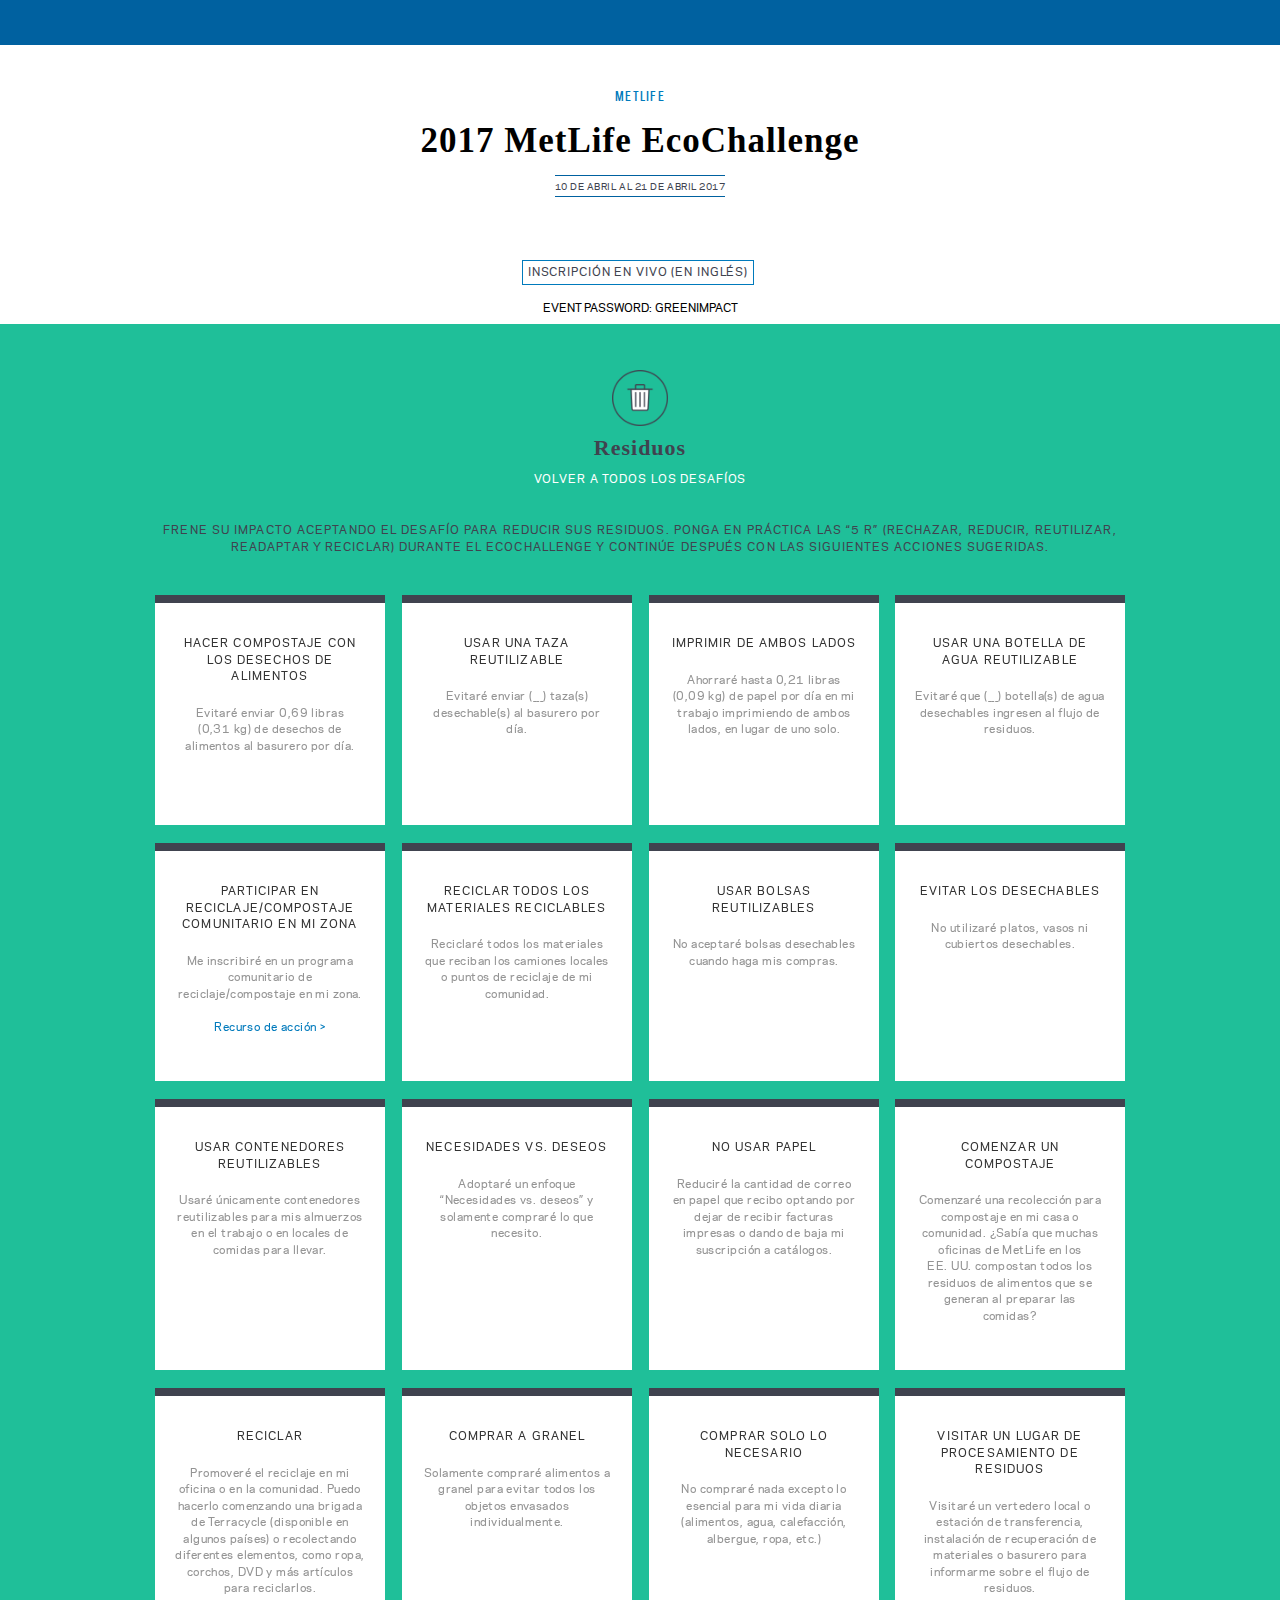
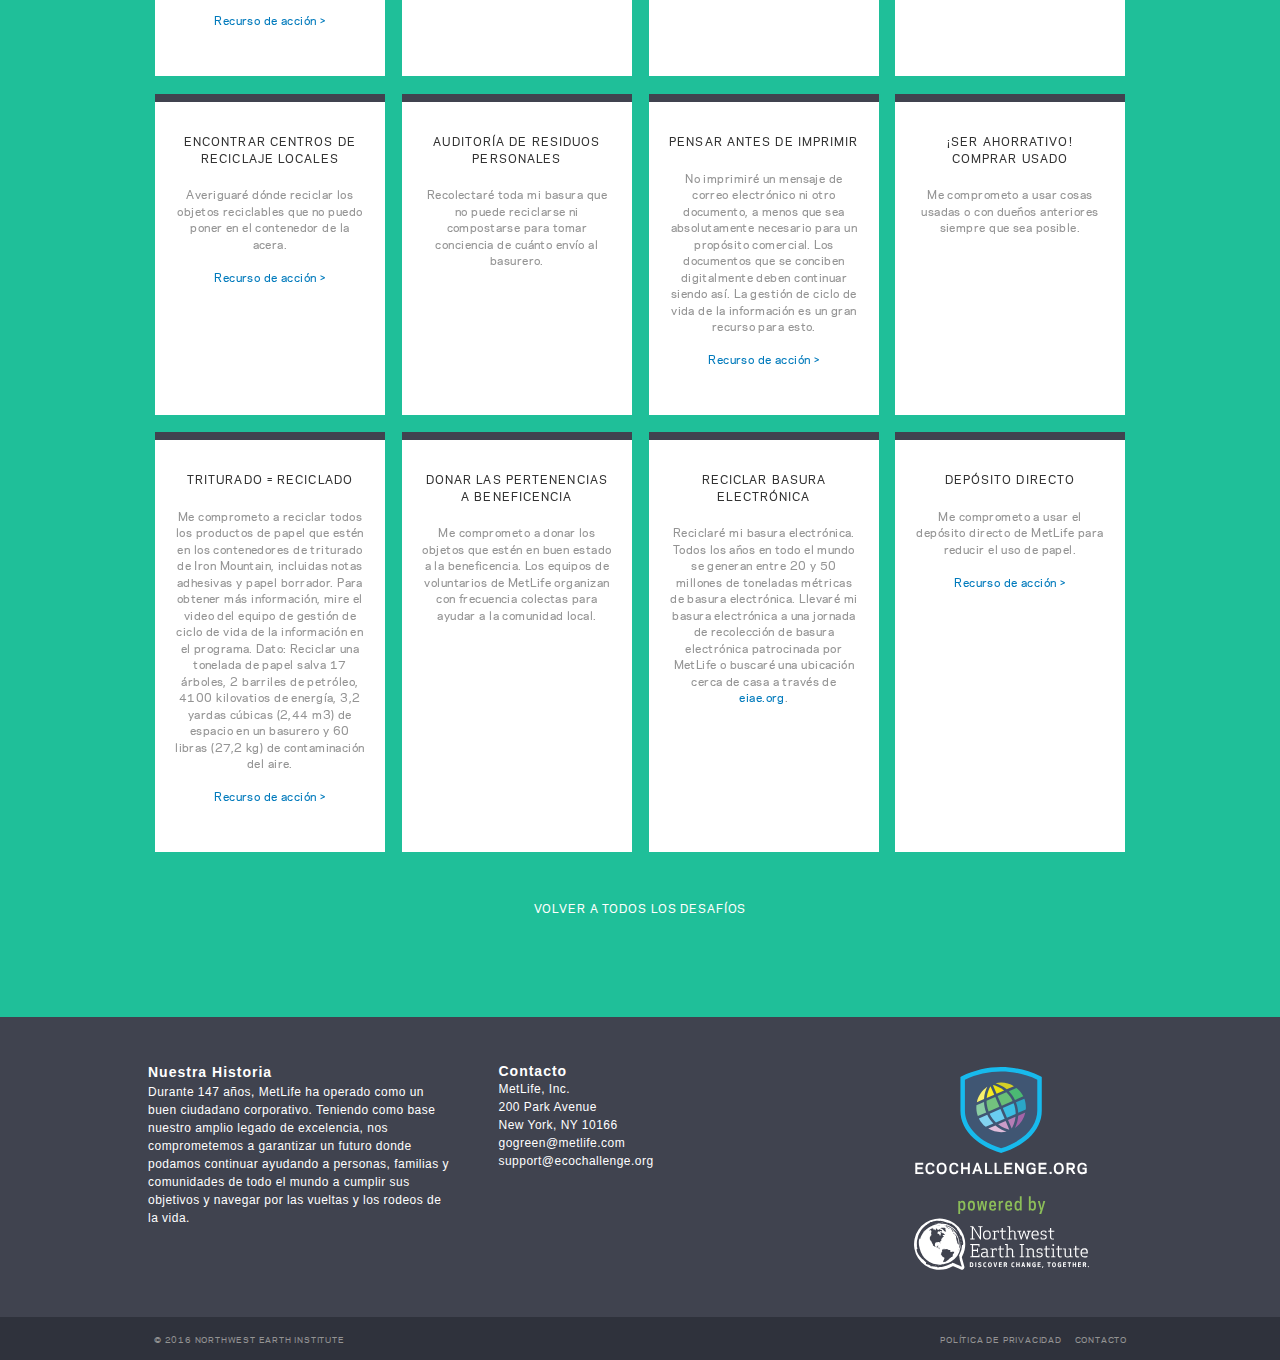
<file: challenges/waste.html>
﻿<!DOCTYPE html>
<!-- saved from url=(0033)https://metlife.ecochallenge.org/ -->
<html xmlns="http://www.w3.org/1999/xhtml" xmlns:og="http://ogp.me/ns#" xmlns:fb="https://www.facebook.com/2008/fbml">
  <head>
    <meta http-equiv="Content-Type" content="text/html; charset=utf-8">
  	<title>2017 MetLife EcoChallenge. Residuos</title>
  	<link rel="stylesheet" media="all" href="../assets/css/application-5cc373f3e802e7e0e462e8425ea378b8221cb4f92c5a6a8b7dd583d79beddf86.css" data-turbolinks-track="true">
    
  	<meta name="action-cable-url" content="/cable">
  	<meta name="viewport" content="width=device-width, initial-scale=1.0">
    <meta name="csrf-param" content="authenticity_token">
    <meta name="csrf-token" content="FI9DBr0aJIWCV3pI3DGhuBhYty/ftXUZ6eJGC8iUbw4HRXstQD3vAtMXPwzHukJNaM343hztLkkxTHsGpzr0gQ==">

    <!-- default meta -->
    <meta property="og:title" content="Northwest Earth Institute&#39;s #EcoChallenge">
    <meta property="og:type" content="website">
    <meta property="og:description" content="EcoChallenge gives you the tools and inspiration to reduce your impact
    on the planet and contribute to a healthy, vibrant, and sustainable future. Join us to prove that small actions
    add up to real change!">

    <link rel="apple-touch-icon" sizes="180x180" href="https://metlife.ecochallenge.org/apple-touch-icon.png">
    <link rel="icon" type="image/png" href="https://metlife.ecochallenge.org/favicon-32x32.png" sizes="32x32">
    <link rel="icon" type="image/png" href="https://metlife.ecochallenge.org/favicon-16x16.png" sizes="16x16">
    <link rel="manifest" href="https://metlife.ecochallenge.org/manifest.json">
    <link rel="mask-icon" href="https://metlife.ecochallenge.org/safari-pinned-tab.svg" color="#40434f">
    <meta name="theme-color" content="#ffffff">

  	<style type="text/css">
      nav.user-nav  {
        background-color: #0061A0;
      }

      a {
        color: #007ABC;
      }

      .button-primary, .button-primary.dark:hover, .award-point-list a, .award-point-list a .points::after, .event-header .event-nav a.outlined:hover, .event-header .event-nav a.outlined:active, .hero .button:hover, .button-outlined:hover  {
        background-color: #007ABC;
      }

      .event-header .event-nav a.outlined, .button-outlined {
          border-color: #007ABC;
      }

      .event-check-ins .days li.action-complete, .legend li .action-complete.marker {
        background-color: #0061A0;
      }

      .calendar .week a.action-complete {
          color: #0061A0;
          border-color: #0061A0;
      }

      .event-header .event-info .event-date-range {
          border-top: 1px solid #0061A0;
          border-bottom: 1px solid #0061A0;
      }

      h2, h3, h5, .participants-counter .title, .horizontal-section-title .title, .page-content .title {
        color: #333333;
      }

      .participant-feed .dropdown-wrapper&gt;.feed-filter {
         color: #0061A0;
      }

      .form-button-icon.facebook, .form-button-icon.google {
          display: none;
      }

      .hero .sign, .event-header .event-info .title a, h2, h3, h5, .participants-counter .title, .horizontal-section-title .title, .page-content .title, .placeholder .title, .challenges-slider .slider-header .title, .section-title .title, .team-hero .title, .team-detail-points .title, .dashboard-sidebar .team-summary .team-header .title, .dashboard-sidebar .user-summary .user-header .name, .impact-grid .impact-card .units, .dashboard-sidebar .impact-summary .challenge-impact .count, .participants-counter .count .digit-box span {
          font-family: Georgia, Times;
          font-weight: bold;
          text-transform: capitalize;
          letter-spacing: 1px;
      }

      .global-footer .top .subheading {
          font-family: Arial, Helvetica, sans-serif;
          text-transform: capitalize;
          letter-spacing: 1px;
          font-size: 14px;
          color: white;
      }

      .global-footer .top .social a, .global-footer .top .col, .global-footer .top .description {
          font-family: Arial, Helvetica, sans-serif;
          font-weight: normal;
          font-size: 12px;
      }

      .hero .copy, .company-callout .callout-container .blurb, .placeholder p, .page-content, .participant-action-cards .card-container .description p, .awarded-points-list tr+tr td, .section-title .description, .participants-feed-full .copy {
      font-family: Arial, Helvetica, sans-serif;
      }

      .placeholder p, .page-content, .section-title .description, .participants-feed-full .copy {
      font-size: 13px;
      }

      .hero .container-hero {
          max-width: 450px;
      }

      .event-header .event-info .title a {
          color: #000000;
      }

      .hero .copy {
      font-weight: bold;
      }

      .user-nav ul li a:hover {
      color: white;
      opacity: 0.8;
      }
    </style>
  </head>

	<body class="layout-event">
	  <header class="global-header">
	    <nav class="user-nav">
	    </nav>
	  </header>

		<div class="event-header">
	  	<div class="event-info">
	  		<div class="subtitle">
	  			<a href="https://metlife.ecochallenge.org">MetLife</a>
	  		</div>
	  		<div class="title">
	  			<a href="https://metlife.ecochallenge.org">2017 MetLife EcoChallenge</a>
	  		</div>
	      <div class="event-date-range" data-date-range="">
	        <span data-date-range-start="">10 de abril</span> <span> al </span> <span data-date-range-end="">21 de abril 2017</span>
	      </div>
	  	</div>
	  	<nav class="event-nav">
	  		<ul>
	        <li>
	          <a class="outlined" href="https://metlife.ecochallenge.org/users/join">INSCRIPCIÓN EN VIVO (EN INGLÉS)</a>
	        </li>
	  		</ul>
	  		<p style="display: block; text-transform: uppercase; font-size: .7em; margin-bottom: .75em; color: #000">event password: greenimpact</p>
	  	</nav>
	  </div>
	
		<section class="bg-spectrum spectrum04">
			<div class="container">
				<header class="section-title">
					<div class="icon">
						<img src="../assets/images/challenge_icons/default-waste-176439c06c82ee1240787b94560c878a6eb474a209500410e368edbd8f13a1c4.png" alt="Predeterminado: residuos" />
					</div>
					<h1 class="title">
						Residuos
					</h1>
					<a class="subtitle medium" href="../index.html">Volver a todos los desafíos</a>
					<p class="description uppercase">
						Frene su impacto aceptando el desafío para reducir sus residuos. Ponga en práctica las “5 R” (Rechazar, Reducir, Reutilizar, Readaptar y Reciclar) durante el EcoChallenge y continúe después con las siguientes acciones sugeridas.
					</p>
				</header>
					
				<nav class="challenge-actions-list">
					<ul>
						<li>
							<div class="init">
								<div class="body">
									<h3 class="title">
										Hacer compostaje con los desechos de alimentos
									</h3>
									<p>
										Evitaré enviar 0,69 libras (0,31 kg) de desechos de alimentos al basurero por día.
									</p>
								</div>
							</div>
						</li>
						<li>
							<div class="init">
								<div class="body">
									<h3 class="title">
										Usar una taza reutilizable
									</h3>
									<p>
										Evitaré enviar (___) taza(s) desechable(s) al basurero por día.
									</p>
								</div>
							</div>
						</li>
						<li>
							<div class="init">
								<div class="body">
									<h3 class="title">
										Imprimir de ambos lados
									</h3>
									<p>
										Ahorraré hasta 0,21 libras (0,09 kg) de papel por día en mi trabajo imprimiendo de ambos lados, en lugar de uno solo.
									</p>
								</div>
							</div>
						</li>
						<li>
							<div class="init">
								<div class="body">
									<h3 class="title">
										Usar una botella de agua reutilizable
									</h3>
									<p>
										Evitaré que (___) botella(s) de agua desechables ingresen al flujo de residuos.
									</p>
								</div>
							</div>
						</li>
						<li>
							<div class="init">
								<div class="body">
									<h3 class="title">
										Participar en reciclaje/compostaje comunitario en mi zona
									</h3>
									<p>
										Me inscribiré en un programa comunitario de reciclaje/compostaje en mi zona. <br /><br /><a href="http://earth911.com/inspire/programs-initiatives/start-a-community-recycling-program/" target="_blank">Recurso de acción &gt;</a>
									</p>
								</div>
							</div>
						</li>
						<li>
							<div class="init">
								<div class="body">
									<h3 class="title">
										Reciclar todos los materiales reciclables
									</h3>
									<p>
										Reciclaré todos los materiales que reciban los camiones locales o puntos de reciclaje de mi comunidad.
									</p>
								</div>
							</div>
						</li>
						<li>
							<div class="init">
								<div class="body">
									<h3 class="title">
										Usar bolsas reutilizables
									</h3>
									<p>
										No aceptaré bolsas desechables cuando haga mis compras.
									</p>
								</div>
							</div>
						</li>
						<li>
							<div class="init">
								<div class="body">
									<h3 class="title">
										Evitar los desechables
									</h3>
									<p>
										No utilizaré platos, vasos ni cubiertos desechables.
									</p>
								</div>
							</div>
						</li>
						<li>
							<div class="init">
								<div class="body">
									<h3 class="title">
										Usar contenedores reutilizables
									</h3>
									<p>
										Usaré únicamente contenedores reutilizables para mis almuerzos en el trabajo o en locales de comidas para llevar.
									</p>
								</div>
							</div>
						</li>
						<li>
							<div class="init">
								<div class="body">
									<h3 class="title">
										Necesidades vs. deseos
									</h3>
									<p>
										Adoptaré un enfoque “Necesidades vs. deseos” y solamente compraré lo que necesito.
									</p>
								</div>
							</div>
						</li>
						<li>
							<div class="init">
								<div class="body">
									<h3 class="title">
										No usar papel
									</h3>
									<p>
										Reduciré la cantidad de correo en papel que recibo optando por dejar de recibir facturas impresas o dando de baja mi suscripción a catálogos. 
									</p>
								</div>
							</div>
						</li>
						<li>
							<div class="init">
								<div class="body">
									<h3 class="title">
										Comenzar un compostaje
									</h3>
									<p>
										Comenzaré una recolección para compostaje en mi casa o comunidad. ¿Sabía que muchas oficinas de MetLife en los EE. UU. compostan todos los residuos de alimentos que se generan al preparar las comidas?
									</p>
								</div>
							</div>
						</li>
						<li>
							<div class="init">
								<div class="body">
									<h3 class="title">
										Reciclar
									</h3>
									<p>
										Promoveré el reciclaje en mi oficina o en la comunidad. Puedo hacerlo comenzando una brigada de Terracycle (disponible en algunos países) o recolectando diferentes elementos, como ropa, corchos, DVD y más artículos para reciclarlos. <br /><br /><a href="https://www.terracycle.com/en-US/" target="_blank">Recurso de acción &gt;</a>
									</p>
								</div>
							</div>
						</li>
						<li>
							<div class="init">
								<div class="body">
									<h3 class="title">
										Comprar a granel
									</h3>
									<p>
										Solamente compraré alimentos a granel para evitar todos los objetos envasados individualmente.
									</p>
								</div>
							</div>
						</li>
						<li>
							<div class="init">
								<div class="body">
									<h3 class="title">
										Comprar solo lo necesario
									</h3>
									<p>
										No compraré nada excepto lo esencial para mi vida diaria (alimentos, agua, calefacción, albergue, ropa, etc.)
									</p>
								</div>
							</div>
						</li>
						<li>
							<div class="init">
								<div class="body">
									<h3 class="title">
										Visitar un lugar de procesamiento de residuos
									</h3>
									<p>
										Visitaré un vertedero local o estación de transferencia, instalación de recuperación de materiales o basurero para informarme sobre el flujo de residuos.
									</p>
								</div>
							</div>
						</li>
						<li>
							<div class="init">
								<div class="body">
									<h3 class="title">
										Encontrar centros de reciclaje locales
									</h3>
									<p>
										Averiguaré dónde reciclar los objetos reciclables que no puedo poner en el contenedor de la acera. <br /><br /><a href="http://earth911.com/" target="_blank">Recurso de acción &gt;</a>
									</p>
								</div>
							</div>
						</li>
						<li>
							<div class="init">
								<div class="body">
									<h3 class="title">
										Auditoría de residuos personales
									</h3>
									<p>
										Recolectaré toda mi basura que no puede reciclarse ni compostarse para tomar conciencia de cuánto envío al basurero.
									</p>
								</div>
							</div>
						</li>
						<li>
							<div class="init">
								<div class="body">
									<h3 class="title">
										Pensar antes de imprimir
									</h3>
									<p>
										No imprimiré un mensaje de correo electrónico ni otro documento, a menos que sea absolutamente necesario para un propósito comercial. Los documentos que se conciben digitalmente deben continuar siendo así. La gestión de ciclo de vida de la información es un gran recurso para esto. <br /><br /><a href="https://us.mymetlife.com/en-us/myworkplace/services/records%%2020management/Pages/home.aspx" target="_blank">Recurso de acción &gt;</a>
									</p>
								</div>
							</div>
						</li>
						<li>
							<div class="init">
								<div class="body">
									<h3 class="title">
										¡Ser ahorrativo! Comprar usado
									</h3>
									<p>
										Me comprometo a usar cosas usadas o con dueños anteriores siempre que sea posible.
									</p>
								</div>
							</div>
						</li>
						<li>
							<div class="init">
								<div class="body">
									<h3 class="title">
										Triturado = Reciclado
									</h3>
									<p>
										Me comprometo a reciclar todos los productos de papel que estén en los contenedores de triturado de Iron Mountain, incluidas notas adhesivas y papel borrador. Para obtener más información, mire el video del equipo de gestión de ciclo de vida de la información en el programa. Dato: Reciclar una tonelada de papel salva 17 árboles, 2 barriles de petróleo, 4100 kilovatios de energía, 3,2 yardas cúbicas (2,44 m3) de espacio en un basurero y 60 libras (27,2 kg) de contaminación del aire. <br /><br /><a href="https://us.mymetlife.com/en-us/myworkplace/services/Records%%2020Management/Pages/home.aspx" target="_blank">Recurso de acción &gt;</a>
									</p>
								</div>
							</div>
						</li>
						<li>
							<div class="init">
								<div class="body">
									<h3 class="title">
										Donar las pertenencias a beneficencia
									</h3>
									<p>
										Me comprometo a donar los objetos que estén en buen estado a la beneficencia. Los equipos de voluntarios de MetLife organizan con frecuencia colectas para ayudar a la comunidad local.
									</p>
								</div>
							</div>
						</li>
						<li>
							<div class="init">
								<div class="body">
									<h3 class="title">
										Reciclar basura electrónica
									</h3>
									<p>
										Reciclaré mi basura electrónica. Todos los años en todo el mundo se generan entre 20 y 50 millones de toneladas métricas de basura electrónica. Llevaré mi basura electrónica a una jornada de recolección de basura electrónica patrocinada por MetLife o buscaré una ubicación cerca de casa a través de <a href="http://www.eiae.org/" target="_blank">eiae.org</a>.
									</p>
								</div>
							</div>
						</li>
						<li>
							<div class="init">
								<div class="body">
									<h3 class="title">
										Depósito directo
									</h3>
									<p>
										Me comprometo a usar el depósito directo de MetLife para reducir el uso de papel. <br /><br /><a href="https://us.mymetlife.com/en-us/aic/mypay/pages/payroll%%2020home.aspx" target="_blank">Recurso de acción &gt;</a>
									</p>
								</div>
							</div>
						</li>
					</ul>
				</nav>
				<p class="align-center">
					<a class="back-link" href="../index.html">Volver a todos los desafíos</a>
				</p>
			</div>
		</section>

  	<footer class="global-footer">
    	<section class="bg-neutral100">
    		<div class="top">
    			<div class="left">
    				<span class="description">
              <div class="subheading">Nuestra historia</div>
              Durante 147 años, MetLife ha operado como un buen ciudadano corporativo. Teniendo como base nuestro amplio legado de excelencia, nos comprometemos a garantizar un futuro donde podamos continuar ayudando a personas, familias y comunidades de todo el mundo a cumplir sus objetivos y navegar por las vueltas y los rodeos de la vida. </span> <span class="col">
              <div class="subheading">Contacto</div>
              <div>
                MetLife, Inc.<br />200 Park Avenue<br />New York, NY 10166<br />gogreen@metlife.com
              </div>
              <div class="support-link">
                <a href="mailto:support@ecochallenge.org">support@ecochallenge.org</a>
              </div>
            </span>
  			  </div>
    			<div class="right">
            <div class="logo callout ecochallenge">
              <a href="http://ecochallenge.org/" target="_blank"> <img src="../assets/images/logos/logo-wide-ac491350e6eb8143f5aa64a2675dfcce427fd760e49331b012e2dbd19f3d1c21.svg" alt="Logotipo ancho" /> </a>
            </div>
            <div class="logo callout nwei">
              <a href="http://ecochallenge.org/our-story" target="_blank"> <img src="../assets/images/logos/logo-nwei-12413fbb87ec230927906cc8c5f451d8d2ffea9813f95da5d4e6df0b9ddfa32f.svg" alt="Logotipo NWEI" /> </a>
            </div>
    			</div>
    		</div>
    	</section>
    	<section class="bg-neutral120">
    		<div class="bottom">
    			<div class="right">
            <a href="https://ecochallenge.org/wp-content/uploads/2016/07/NWEI-Privacy-Polic_07.01.16.pdf">política de privacidad</a> <a href="https://ecochallenge.org/contact/">contacto</a>
    			</div>
    			<div class="left">
    				<span class="colophon">© 2016 Northwest Earth Institute</span>
    			</div>
    		</div>
    	</section>
    </footer>
  </body>
</html>
</file>
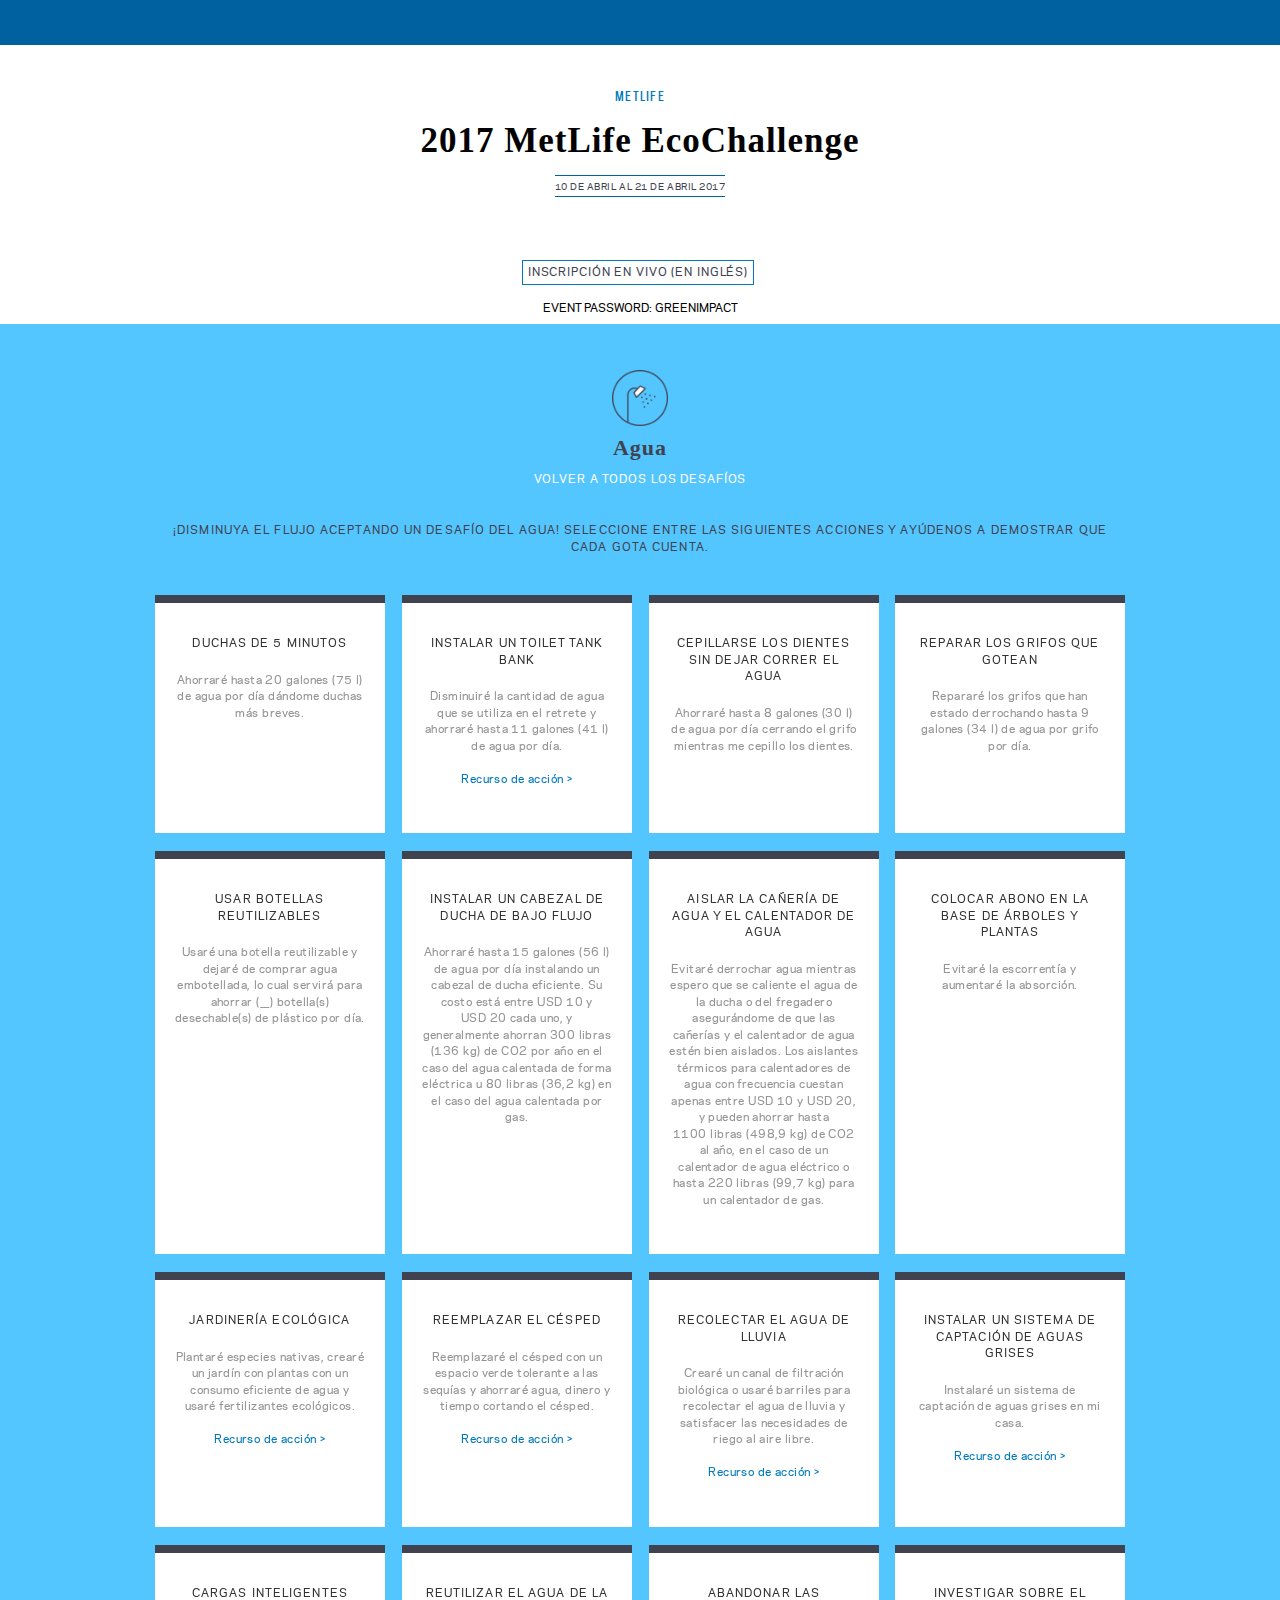
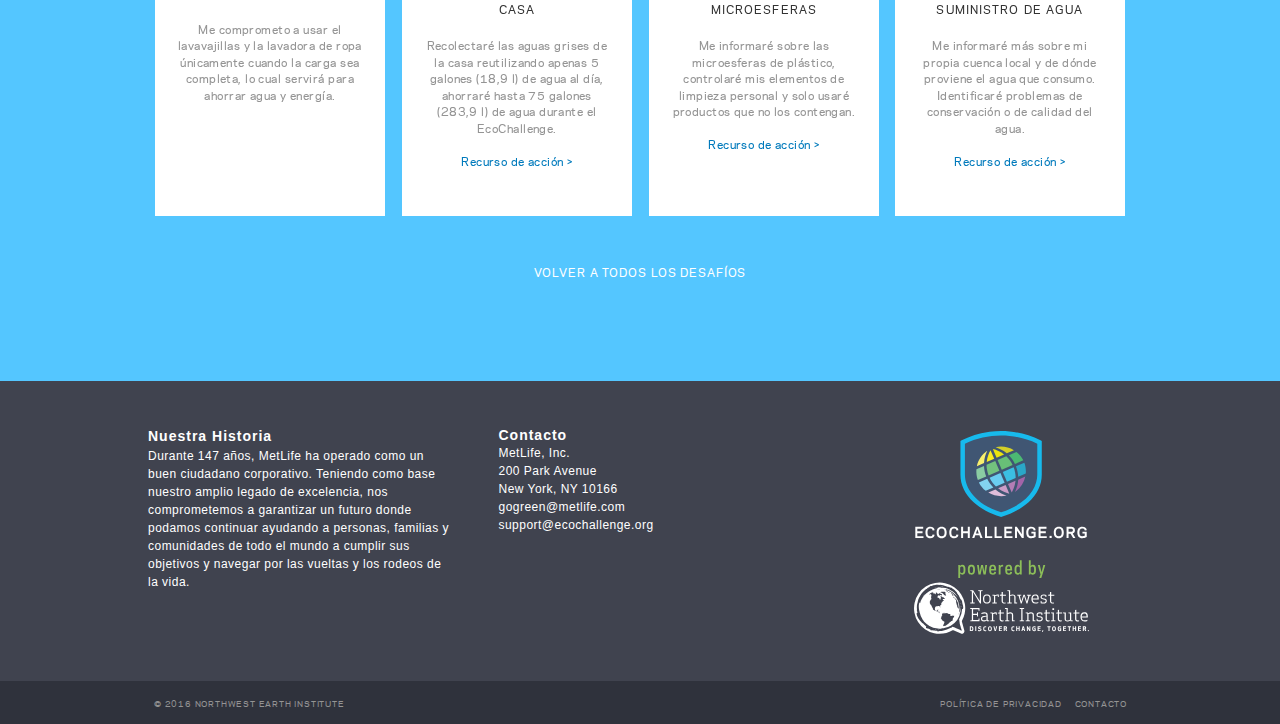
<file: challenges/water.html>
﻿<!DOCTYPE html>
<!-- saved from url=(0033)https://metlife.ecochallenge.org/ -->
<html xmlns="http://www.w3.org/1999/xhtml" xmlns:og="http://ogp.me/ns#" xmlns:fb="https://www.facebook.com/2008/fbml">
  <head>
    <meta http-equiv="Content-Type" content="text/html; charset=utf-8">
  	<title>2017 MetLife EcoChallenge - Salud</title>
  	<link rel="stylesheet" media="all" href="../assets/css/application-5cc373f3e802e7e0e462e8425ea378b8221cb4f92c5a6a8b7dd583d79beddf86.css" data-turbolinks-track="true">
    
  	<meta name="action-cable-url" content="/cable">
  	<meta name="viewport" content="width=device-width, initial-scale=1.0">
    <meta name="csrf-param" content="authenticity_token">
    <meta name="csrf-token" content="FI9DBr0aJIWCV3pI3DGhuBhYty/ftXUZ6eJGC8iUbw4HRXstQD3vAtMXPwzHukJNaM343hztLkkxTHsGpzr0gQ==">

    <!-- default meta -->
    <meta property="og:title" content="Northwest Earth Institute&#39;s #EcoChallenge">
    <meta property="og:type" content="website">
    <meta property="og:description" content="EcoChallenge gives you the tools and inspiration to reduce your impact
    on the planet and contribute to a healthy, vibrant, and sustainable future. Join us to prove that small actions
    add up to real change!">

    <link rel="apple-touch-icon" sizes="180x180" href="https://metlife.ecochallenge.org/apple-touch-icon.png">
    <link rel="icon" type="image/png" href="https://metlife.ecochallenge.org/favicon-32x32.png" sizes="32x32">
    <link rel="icon" type="image/png" href="https://metlife.ecochallenge.org/favicon-16x16.png" sizes="16x16">
    <link rel="manifest" href="https://metlife.ecochallenge.org/manifest.json">
    <link rel="mask-icon" href="https://metlife.ecochallenge.org/safari-pinned-tab.svg" color="#40434f">
    <meta name="theme-color" content="#ffffff">

  	<style type="text/css">
      nav.user-nav  {
        background-color: #0061A0;
      }

      a {
        color: #007ABC;
      }

      .button-primary, .button-primary.dark:hover, .award-point-list a, .award-point-list a .points::after, .event-header .event-nav a.outlined:hover, .event-header .event-nav a.outlined:active, .hero .button:hover, .button-outlined:hover  {
        background-color: #007ABC;
      }

      .event-header .event-nav a.outlined, .button-outlined {
          border-color: #007ABC;
      }

      .event-check-ins .days li.action-complete, .legend li .action-complete.marker {
        background-color: #0061A0;
      }

      .calendar .week a.action-complete {
          color: #0061A0;
          border-color: #0061A0;
      }

      .event-header .event-info .event-date-range {
          border-top: 1px solid #0061A0;
          border-bottom: 1px solid #0061A0;
      }

      h2, h3, h5, .participants-counter .title, .horizontal-section-title .title, .page-content .title {
        color: #333333;
      }

      .participant-feed .dropdown-wrapper&gt;.feed-filter {
         color: #0061A0;
      }

      .form-button-icon.facebook, .form-button-icon.google {
          display: none;
      }

      .hero .sign, .event-header .event-info .title a, h2, h3, h5, .participants-counter .title, .horizontal-section-title .title, .page-content .title, .placeholder .title, .challenges-slider .slider-header .title, .section-title .title, .team-hero .title, .team-detail-points .title, .dashboard-sidebar .team-summary .team-header .title, .dashboard-sidebar .user-summary .user-header .name, .impact-grid .impact-card .units, .dashboard-sidebar .impact-summary .challenge-impact .count, .participants-counter .count .digit-box span {
          font-family: Georgia, Times;
          font-weight: bold;
          text-transform: capitalize;
          letter-spacing: 1px;
      }

      .global-footer .top .subheading {
          font-family: Arial, Helvetica, sans-serif;
          text-transform: capitalize;
          letter-spacing: 1px;
          font-size: 14px;
          color: white;
      }

      .global-footer .top .social a, .global-footer .top .col, .global-footer .top .description {
          font-family: Arial, Helvetica, sans-serif;
          font-weight: normal;
          font-size: 12px;
      }

      .hero .copy, .company-callout .callout-container .blurb, .placeholder p, .page-content, .participant-action-cards .card-container .description p, .awarded-points-list tr+tr td, .section-title .description, .participants-feed-full .copy {
      font-family: Arial, Helvetica, sans-serif;
      }

      .placeholder p, .page-content, .section-title .description, .participants-feed-full .copy {
      font-size: 13px;
      }

      .hero .container-hero {
          max-width: 450px;
      }

      .event-header .event-info .title a {
          color: #000000;
      }

      .hero .copy {
      font-weight: bold;
      }

      .user-nav ul li a:hover {
      color: white;
      opacity: 0.8;
      }
    </style>
  </head>

	<body class="layout-event">
	  <header class="global-header">
	    <nav class="user-nav">
	    </nav>
	  </header>

		<div class="event-header">
	  	<div class="event-info">
	  		<div class="subtitle">
	  			<a href="https://metlife.ecochallenge.org">MetLife</a>
	  		</div>
	  		<div class="title">
	  			<a href="https://metlife.ecochallenge.org">2017 MetLife EcoChallenge</a>
	  		</div>
	      <div class="event-date-range" data-date-range="">
	        <span data-date-range-start="">10 de abril</span> <span> al </span> <span data-date-range-end="">21 de abril 2017</span>
	      </div>
	  	</div>
	  	<nav class="event-nav">
	  		<ul>
	        <li>
	          <a class="outlined" href="https://metlife.ecochallenge.org/users/join">INSCRIPCIÓN EN VIVO (EN INGLÉS)</a>
	        </li>
	  		</ul>
	  		<p style="display: block; text-transform: uppercase; font-size: .7em; margin-bottom: .75em; color: #000">event password: greenimpact</p>
	  	</nav>
	  </div>

		<section class="bg-spectrum spectrum03">
			<div class="container">
				<header class="section-title">
					<div class="icon">
						<img src="../assets/images/challenge_icons/default-water-ae4b700781ba11ad096f79bce5eec1777c071e85915ac5f05c8cb62cc641830a.png" alt="Predeterminado: agua" />
					</div>
					<h1 class="title">
						Agua
					</h1>
					<a class="subtitle medium" href="../index.html">Volver a todos los desafíos</a>
					<p class="description uppercase">
						¡Disminuya el flujo aceptando un desafío del agua! Seleccione entre las siguientes acciones y ayúdenos a demostrar que cada gota cuenta.
					</p>
				</header>
					
				<nav class="challenge-actions-list">
					<ul>
						<li>
							<div class="init">
								<div class="body">
									<h3 class="title">
										Duchas de 5 minutos
									</h3>
									<p>
										Ahorraré hasta 20 galones (75 l) de agua por día dándome duchas más breves.
									</p>
								</div>
							</div>
						</li>
						<li>
							<div class="init">
								<div class="body">
									<h3 class="title">
										Instalar un Toilet Tank Bank
									</h3>
									<p>
										Disminuiré la cantidad de agua que se utiliza en el retrete y ahorraré hasta 11 galones (41 l) de agua por día. <br /><br /><a href="http://m.wikihow.com/Convert-Any-Toilet-to-a-Low-Flush-Toilet" target="_blank">Recurso de acción &gt;</a>
									</p>
								</div>
							</div>
						</li>
						<li>
							<div class="init">
								<div class="body">
									<h3 class="title">
										Cepillarse los dientes sin dejar correr el agua
									</h3>
									<p>
										Ahorraré hasta 8 galones (30 l) de agua por día cerrando el grifo mientras me cepillo los dientes.
									</p>
								</div>
							</div>
						</li>
						<li>
							<div class="init">
								<div class="body">
									<h3 class="title">
										Reparar los grifos que gotean
									</h3>
									<p>
										Repararé los grifos que han estado derrochando hasta 9 galones (34 l) de agua por grifo por día.
									</p>
								</div>
							</div>
						</li>
						<li>
							<div class="init">
								<div class="body">
									<h3 class="title">
										Usar botellas reutilizables
									</h3>
									<p>
										Usaré una botella reutilizable y dejaré de comprar agua embotellada, lo cual servirá para ahorrar (___) botella(s) desechable(s) de plástico por día.
									</p>
								</div>
							</div>
						</li>
						<li>
							<div class="init">
								<div class="body">
									<h3 class="title">
										Instalar un cabezal de ducha de bajo flujo
									</h3>
									<p>
										Ahorraré hasta 15 galones (56 l) de agua por día instalando un cabezal de ducha eficiente. Su costo está entre USD 10 y USD 20 cada uno, y generalmente ahorran 300 libras (136 kg) de CO2 por año en el caso del agua calentada de forma eléctrica u 80 libras (36,2 kg) en el caso del agua calentada por gas.
									</p>
								</div>
							</div>
						</li>
						<li>
							<div class="init">
								<div class="body">
									<h3 class="title">
										Aislar la cañería de agua y el calentador de agua
									</h3>
									<p>
										Evitaré derrochar agua mientras espero que se caliente el agua de la ducha o del fregadero asegurándome de que las cañerías y el calentador de agua estén bien aislados. Los aislantes térmicos para calentadores de agua con frecuencia cuestan apenas entre USD 10 y USD 20, y pueden ahorrar hasta 1100 libras (498,9 kg) de CO2 al año, en el caso de un calentador de agua eléctrico o hasta 220 libras (99,7 kg) para un calentador de gas.
									</p>
								</div>
							</div>
						</li>
						<li>
							<div class="init">
								<div class="body">
									<h3 class="title">
										Colocar abono en la base de árboles y plantas
									</h3>
									<p>
										Evitaré la escorrentía y aumentaré la absorción.
									</p>
								</div>
							</div>
						</li>
						<li>
							<div class="init">
								<div class="body">
									<h3 class="title">
										Jardinería ecológica
									</h3>
									<p>
										Plantaré especies nativas, crearé un jardín con plantas con un consumo eficiente de agua y usaré fertilizantes ecológicos. <br /><br /><a href="http://www.houzz.com/ideabooks/21021387/list/How-to-Find-the-Right-Native-Plants-for-Your-Yard/" target="_blank">Recurso de acción &gt;</a>
									</p>
								</div>
							</div>
						</li>
						<li>
							<div class="init">
								<div class="body">
									<h3 class="title">
										Reemplazar el césped
									</h3>
									<p>
										Reemplazaré el césped con un espacio verde tolerante a las sequías y ahorraré agua, dinero y tiempo cortando el césped. <br /><br /><a href="http://www.bhg.com/gardening/landscaping-projects/landscape-basics/drought-tolerant-landscaping-ideas/" target="_blank">Recurso de acción &gt;</a>
									</p>
								</div>
							</div>
						</li>
						<li>
							<div class="init">
								<div class="body">
									<h3 class="title">
										Recolectar el agua de lluvia
									</h3>
									<p>
										Crearé un canal de filtración biológica o usaré barriles para recolectar el agua de lluvia y satisfacer las necesidades de riego al aire libre. <br /><br /><a href="http://www.raingardennetwork.com/" target="_blank">Recurso de acción &gt;</a>
									</p>
								</div>
							</div>
						</li>
						<li>
							<div class="init">
								<div class="body">
									<h3 class="title">
										Instalar un sistema de captación de aguas grises
									</h3>
									<p>
										Instalaré un sistema de captación de aguas grises en mi casa. <br /><br /><a href="https://greywateraction.org/" target="_blank">Recurso de acción &gt;</a>
									</p>
								</div>
							</div>
						</li>
						<li>
							<div class="init">
								<div class="body">
									<h3 class="title">
										Cargas inteligentes
									</h3>
									<p>
										Me comprometo a usar el lavavajillas y la lavadora de ropa únicamente cuando la carga sea completa, lo cual servirá para ahorrar agua y energía.
									</p>
								</div>
							</div>
						</li>
						<li>
							<div class="init">
								<div class="body">
									<h3 class="title">
										Reutilizar el agua de la casa
									</h3>
									<p>
										Recolectaré las aguas grises de la casa reutilizando apenas 5 galones (18,9 l) de agua al día, ahorraré hasta 75 galones (283,9 l) de agua durante el EcoChallenge. <br /><br /><a href="https://greywateraction.org/" target="_blank">Recurso de acción &gt;</a>
									</p>
								</div>
							</div>
						</li>
						<li>
							<div class="init">
								<div class="body">
									<h3 class="title">
										Abandonar las microesferas
									</h3>
									<p>
										Me informaré sobre las microesferas de plástico, controlaré mis elementos de limpieza personal y solo usaré productos que no los contengan. <br /><br /><a href="https://www.theguardian.com/sustainable-business/microbeads-cosmetics-gyres-plastics-pollution-makeup" target="_blank">Recurso de acción &gt;</a>
									</p>
								</div>
							</div>
						</li>
						<li>
							<div class="init">
								<div class="body">
									<h3 class="title">
										Investigar sobre el suministro de agua
									</h3>
									<p>
										Me informaré más sobre mi propia cuenca local y de dónde proviene el agua que consumo. Identificaré problemas de conservación o de calidad del agua. <br /><br /><a href="https://water.usgs.gov/edu/watershed.html" target="_blank">Recurso de acción &gt;</a>
									</p>
								</div>
							</div>
						</li>
					</ul>
				</nav>
				<p class="align-center">
					<a class="back-link" href="../index.html">Volver a todos los desafíos</a>
				</p>
			</div>
		</section>

  	<footer class="global-footer">
    	<section class="bg-neutral100">
    		<div class="top">
    			<div class="left">
    				<span class="description">
              <div class="subheading">Nuestra historia</div>
              Durante 147 años, MetLife ha operado como un buen ciudadano corporativo. Teniendo como base nuestro amplio legado de excelencia, nos comprometemos a garantizar un futuro donde podamos continuar ayudando a personas, familias y comunidades de todo el mundo a cumplir sus objetivos y navegar por las vueltas y los rodeos de la vida. </span> <span class="col">
              <div class="subheading">Contacto</div>
              <div>
                MetLife, Inc.<br />200 Park Avenue<br />New York, NY 10166<br />gogreen@metlife.com
              </div>
              <div class="support-link">
                <a href="mailto:support@ecochallenge.org">support@ecochallenge.org</a>
              </div>
            </span>
  			  </div>
    			<div class="right">
            <div class="logo callout ecochallenge">
              <a href="http://ecochallenge.org/" target="_blank"> <img src="../assets/images/logos/logo-wide-ac491350e6eb8143f5aa64a2675dfcce427fd760e49331b012e2dbd19f3d1c21.svg" alt="Logotipo ancho" /> </a>
            </div>
            <div class="logo callout nwei">
              <a href="http://ecochallenge.org/our-story" target="_blank"> <img src="../assets/images/logos/logo-nwei-12413fbb87ec230927906cc8c5f451d8d2ffea9813f95da5d4e6df0b9ddfa32f.svg" alt="Logotipo NWEI" /> </a>
            </div>
    			</div>
    		</div>
    	</section>
    	<section class="bg-neutral120">
    		<div class="bottom">
    			<div class="right">
            <a href="https://ecochallenge.org/wp-content/uploads/2016/07/NWEI-Privacy-Polic_07.01.16.pdf">política de privacidad</a> <a href="https://ecochallenge.org/contact/">contacto</a>
    			</div>
    			<div class="left">
    				<span class="colophon">© 2016 Northwest Earth Institute</span>
    			</div>
    		</div>
    	</section>
    </footer>
  </body>
</html>
</file>
